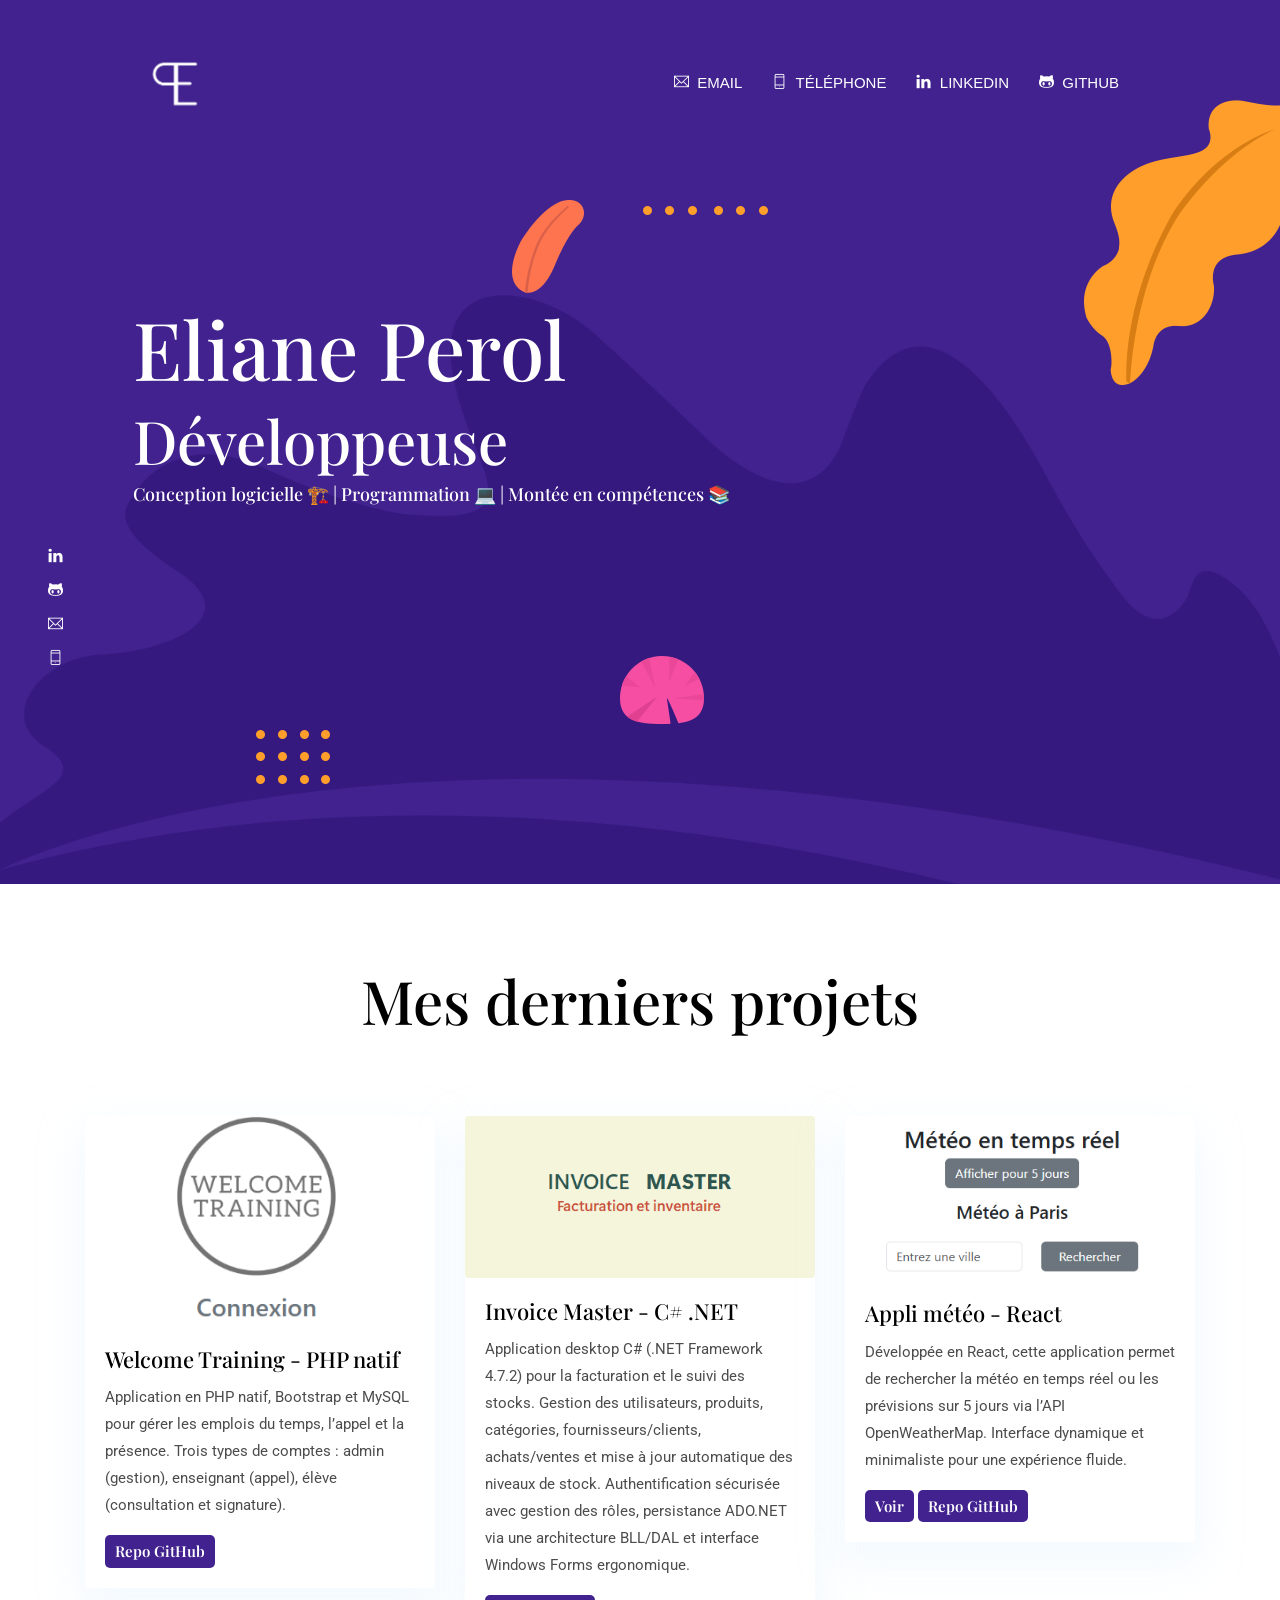
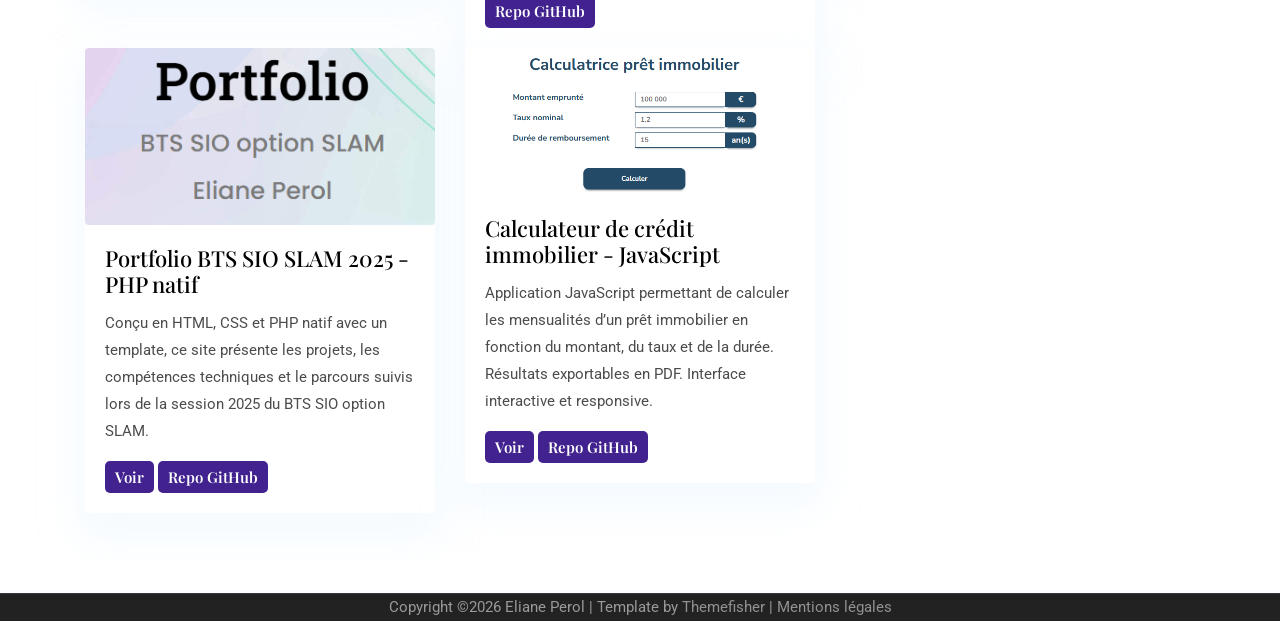
<file: index.html>
<!DOCTYPE html>

<html lang="en">

<head>

  <!-- Basic Page Needs
  ================================================== -->
  <meta charset="utf-8">
  <title>Eliane Perol</title>

  <!-- Mobile Specific Metas
  ================================================== -->
  <meta http-equiv="X-UA-Compatible" content="IE=edge">
  <meta name="description" content="Creative Portfolio Template">
  <meta name="viewport" content="width=device-width, initial-scale=1.0, maximum-scale=5.0">
  <meta name="author" content="Themefisher">
  <meta name="generator" content="Themefisher Kross Template v1.0">
  
  <!-- theme meta -->
  <meta name="theme-name" content="kross" />
  
  <!-- Favicon -->
  <link rel="shortcut icon" type="image/x-icon" href="images/logo-ep.png" />
  
  <!-- ** Plugins Needed for the Project ** -->
  <!-- Bootstrap -->
  <link rel="stylesheet" href="plugins/bootstrap/bootstrap.min.css">
  <!-- slick slider -->
  <link rel="stylesheet" href="plugins/slick/slick.css">
  <!-- themefy-icon -->
  <link rel="stylesheet" href="plugins/themify-icons/themify-icons.css">

  <!-- Main Stylesheet -->
  <link href="css/style.css" rel="stylesheet">

</head>


<body>
  <header class="navigation fixed-top">
    <nav class="navbar navbar-expand-lg navbar-dark">
      <a class="navbar-brand" href="index.html"><img src="images/logo-ep-nobg.png" alt="logo" style="max-width: 60px; max-height: 60px;"></a>
      <button class="navbar-toggler" type="button" data-toggle="collapse" data-target="#navigation"
        aria-controls="navigation" aria-expanded="false" aria-label="Toggle navigation">
        <span class="navbar-toggler-icon"></span>
      </button>
  
      <div class="collapse navbar-collapse text-center" id="navigation">
        <ul class="navbar-nav ml-auto">
          <li class="nav-item">
            <a class="nav-link" href="mailto:eliane.perol@gmail.com" target="_blank"><i class="ti-email"></i>&nbsp Email</a>
          </li>
          <li class="nav-item">
            <a class="nav-link" href="tel:0782820047" ><i class="ti-mobile"></i>&nbsp Téléphone</a>
          </li>
          <li class="nav-item">
            <a class="nav-link" href="https://www.linkedin.com/in/eliane-perol" target="_blank"><i class="ti-linkedin"></i>&nbsp LinkedIn</a>
          </li>
          <li class="nav-item">
            <a class="nav-link" href="https://github.com/ElianePerol" target="_blank"><i class="ti-github"></i>&nbsp GitHub</a>
          </li>
        </ul>
      </div>
    </nav>
  </header>

  <!-- hero area -->
  <section class="hero-area bg-primary" id="parallax">
    <div class="container">
      <div class="row">
        <div class="col-lg-11 mx-auto">
          <h1 class="text-white font-tertiary">Eliane Perol</h1>
          <h2 class="text-white font-secondary">Développeuse</h2>
          <h5 class="text-white font-secondary">Conception logicielle 🏗️ | Programmation 💻 | Montée en compétences 📚</h5>
          <br>
        </div>
      </div>
    </div>
    <div class="layer-bg w-100">
      <img class="img-fluid w-100" src="images/illustrations/leaf-bg.png" alt="bg-shape">
    </div>
    <div class="layer" id="l2">
      <img src="images/illustrations/dots-cyan.png" alt="bg-shape">
    </div>
    <div class="layer" id="l3">
      <img src="images/illustrations/leaf-orange.png" alt="bg-shape">
    </div>
    <div class="layer" id="l4">
      <img src="images/illustrations/dots-orange.png" alt="bg-shape">
    </div>
    <div class="layer" id="l5">
      <img src="images/illustrations/leaf-yellow.png" alt="bg-shape">
    </div>
    <div class="layer" id="l6">
      <!-- <img src="images/illustrations/leaf-cyan.png" alt="bg-shape"> -->
    </div>
    <div class="layer" id="l7">
      <img src="images/illustrations/dots-group-orange.png" alt="bg-shape">
    </div>
    <div class="layer" id="l8">
      <img src="images/illustrations/leaf-pink-round.png" alt="bg-shape">
    </div>
    <div class="layer" id="l9">
      <!-- <img src="images/illustrations/leaf-cyan-2.png" alt="bg-shape"> -->
    </div>
    <!-- social icon -->
    <ul class="list-unstyled ml-5 mt-3 position-relative zindex-1">
      <li class="mb-3"><a class="text-white" href="https://www.linkedin.com/in/eliane-perol" target="_blank"><i class="ti-linkedin"></i></a></li>
      <li class="mb-3"><a class="text-white" href="https://github.com/ElianePerol" target="_blank"><i class="ti-github"></i></a></li>
      <li class="mb-3"><a class="text-white" href="mailto:eliane.perol@gmail.com" target="_blank"><i class="ti-email"></i></a></li>
      <li class="mb-3"><a class="text-white" href="tel:0782820047"><i class="ti-mobile"></i></a></li>
    </ul>
    <!-- /social icon -->
  </section>
  <!-- /hero area -->

  <!-- projects -->
  <section class="section">
    <div class="container">
      <div class="row">
        <div class="col-12 text-center">
          <h2 class="section-title">Mes derniers projets</h2>
        </div>
        <!-- welcome training -->
        <div class="col-lg-4 col-sm-6 mb-4 mb-lg-3">
          <article class="card shadow">
            <a href="https://github.com/ElianePerol/Welcome-Training-OOP" target="_blank">
              <img class="rounded card-img-top" src="images/welcome-training.png" alt="Welcome Training app"></a>
            <div class="card-body">
              <h4 class="card-title"><a class="text-dark" href="https://github.com/ElianePerol/Welcome-Training-OOP" target="_blank">Welcome Training - PHP natif</a>
              </h4>
              <p class="cars-text"> Application en PHP natif, Bootstrap et MySQL pour gérer les emplois du temps, l’appel et la 
                présence. Trois types de comptes : admin (gestion), enseignant (appel), élève (consultation et signature).</p>
              <a href="https://github.com/ElianePerol/Welcome-Training-OOP" target="_blank" class="btn btn-xs btn-primary">Repo GitHub</a>
            </div>
          </article>
        </div>
        <!-- welcome training -->
        <!-- invoice master -->
        <div class="col-lg-4 col-sm-6 mb-4 mb-lg-0">
          <article class="card shadow">
            <a href="https://github.com/ElianePerol/InvoiceMaster" target="_blank">
              <img class="rounded card-img-top" src="images/invoicemaster.png" alt="Invoice Master app"></a>
            <div class="card-body">
              <h4 class="card-title"><a class="text-dark" href="https://github.com/ElianePerol/InvoiceMaster" target="_blank">Invoice Master - C# .NET</a>
              </h4>
              <p class="cars-text">Application desktop C# (.NET Framework 4.7.2) pour la facturation et le suivi des stocks. Gestion des utilisateurs, produits, 
                catégories, fournisseurs/clients, achats/ventes et mise à jour automatique des niveaux de stock. Authentification sécurisée avec gestion des rôles, 
                persistance ADO.NET via une architecture BLL/DAL et interface Windows Forms ergonomique.</p>
              <a href="https://github.com/ElianePerol/InvoiceMaster" target="_blank" class="btn btn-xs btn-primary">Repo GitHub</a>
            </div>
          </article>
        </div>
        <!-- invoice master -->
        <!-- react weather app -->
        <div class="col-lg-4 col-sm-6 mb-4 mb-lg-0">
          <article class="card shadow">
            <a href="https://weatherapp.elianeperol.com/" target="_blank">
              <img class="rounded card-img-top" src="images/weatherapp.png" alt="React Weather app"></a>
            <div class="card-body">
              <h4 class="card-title"><a class="text-dark" href="https://weatherapp.elianeperol.com/" target="_blank">Appli météo - React</a>
              </h4>
              <p class="cars-text">Développée en React, cette application permet de rechercher la météo en temps réel ou les prévisions 
                sur 5 jours via l’API OpenWeatherMap. Interface dynamique et minimaliste pour une expérience fluide.</p>
              <a href="https://weatherapp.elianeperol.com/" target="_blank" class="btn btn-xs btn-primary">Voir</a>
              <a href="https://github.com/ElianePerol/React.Weather.App" target="_blank" class="btn btn-xs btn-primary">Repo GitHub</a>
            </div>
          </article>
        </div>
        <!-- react weather app -->
        <!-- bts portfolio -->
        <div class="col-lg-4 col-sm-6 mb-4 mb-lg-0">
          <article class="card shadow">
            <a href="https://portfolio.elianeperol.com/" target="_blank">
              <img class="rounded card-img-top" src="images/bts-portfolio.png" alt="portfolio-image"></a>
            <div class="card-body">
              <h4 class="card-title"><a class="text-dark" href="https://portfolio.elianeperol.com/" target="_blank">Portfolio BTS SIO SLAM 2025 - PHP natif</a>
              </h4>
              <p class="cars-text">Conçu en HTML, CSS et PHP natif avec un template, ce site présente les projets, les compétences 
                techniques et le parcours suivis lors de la session 2025 du BTS SIO option SLAM.</p>
              <a href="https://portfolio.elianeperol.com/" target="_blank" class="btn btn-xs btn-primary">Voir</a>
              <a href="https://github.com/ElianePerol/Portfolio.2025.BTS.SIO" target="_blank" class="btn btn-xs btn-primary">Repo GitHub</a>
            </div>
          </article>
        </div>
        <!-- bts portfolio -->
        <!-- mortgage -->
        <div class="col-lg-4 col-sm-6 mb-4 mb-lg-0">
          <article class="card shadow">
            <a href="https://mortgage.elianeperol.com/" target="_blank">
              <img class="rounded card-img-top" src="images/mortgage.png" alt="Mortgage calculator app"></a>
            <div class="card-body">
              <h4 class="card-title"><a class="text-dark" href="https://mortgage.elianeperol.com/" target="_blank">Calculateur de crédit immobilier - JavaScript</a>
              </h4>
              <p class="cars-text">Application JavaScript permettant de calculer les mensualités d’un prêt immobilier en fonction du montant, 
                du taux et de la durée. Résultats exportables en PDF. Interface interactive et responsive.</p>
              <a href="https://mortgage.elianeperol.com/" target="_blank" class="btn btn-xs btn-primary">Voir</a>
              <a href="https://github.com/ElianePerol/Calculatrice.Pret.immo" target="_blank" class="btn btn-xs btn-primary">Repo GitHub</a>
            </div>
          </article>
        </div>
        <!-- mortgage -->
      </div>
    </div>
  </section>
<!-- projects -->

  <!-- footer -->
  <footer class="bg-dark">
    <div class="border-top text-center border-dark">
      <p class="mb-0 text-light">Copyright &copy;<script>
          var CurrentYear = new Date().getFullYear()
          document.write(CurrentYear)
        </script> Eliane Perol | Template by 
          <a class="text-white-50" href="https://themefisher.com/" target="_blank">Themefisher</a> | 
          <a class="text-white-50" href="legal.html">Mentions légales</a></p>
    </div>
  </footer>
  <!-- /footer -->

  <!-- jQuery -->
  <script src="plugins/jQuery/jquery.min.js"></script>
  <!-- Bootstrap JS -->
  <script src="plugins/bootstrap/bootstrap.min.js"></script>
  <!-- slick slider -->
  <script src="plugins/slick/slick.min.js"></script>
  <!-- filter -->
  <script src="plugins/shuffle/shuffle.min.js"></script>
  <!-- Main Script -->
  <script src="js/script.js"></script>

  </body>

</html>
</file>
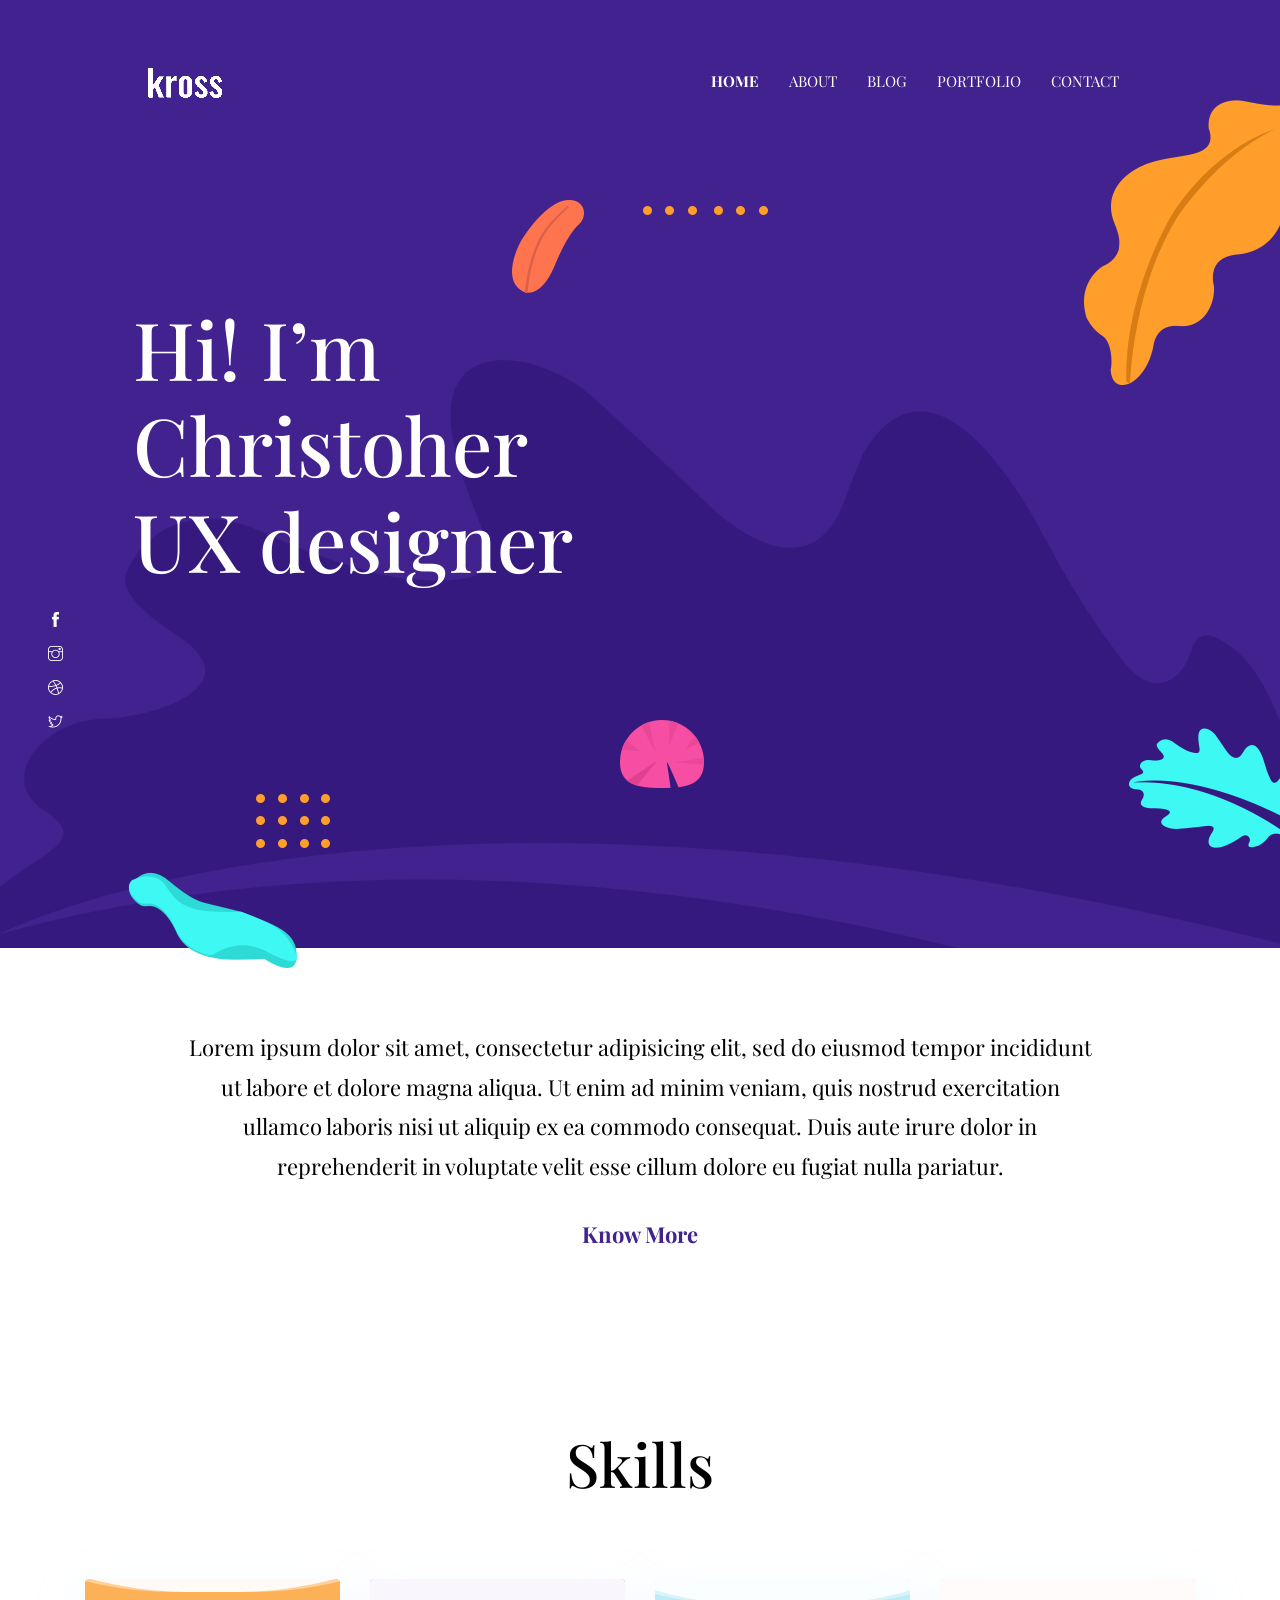
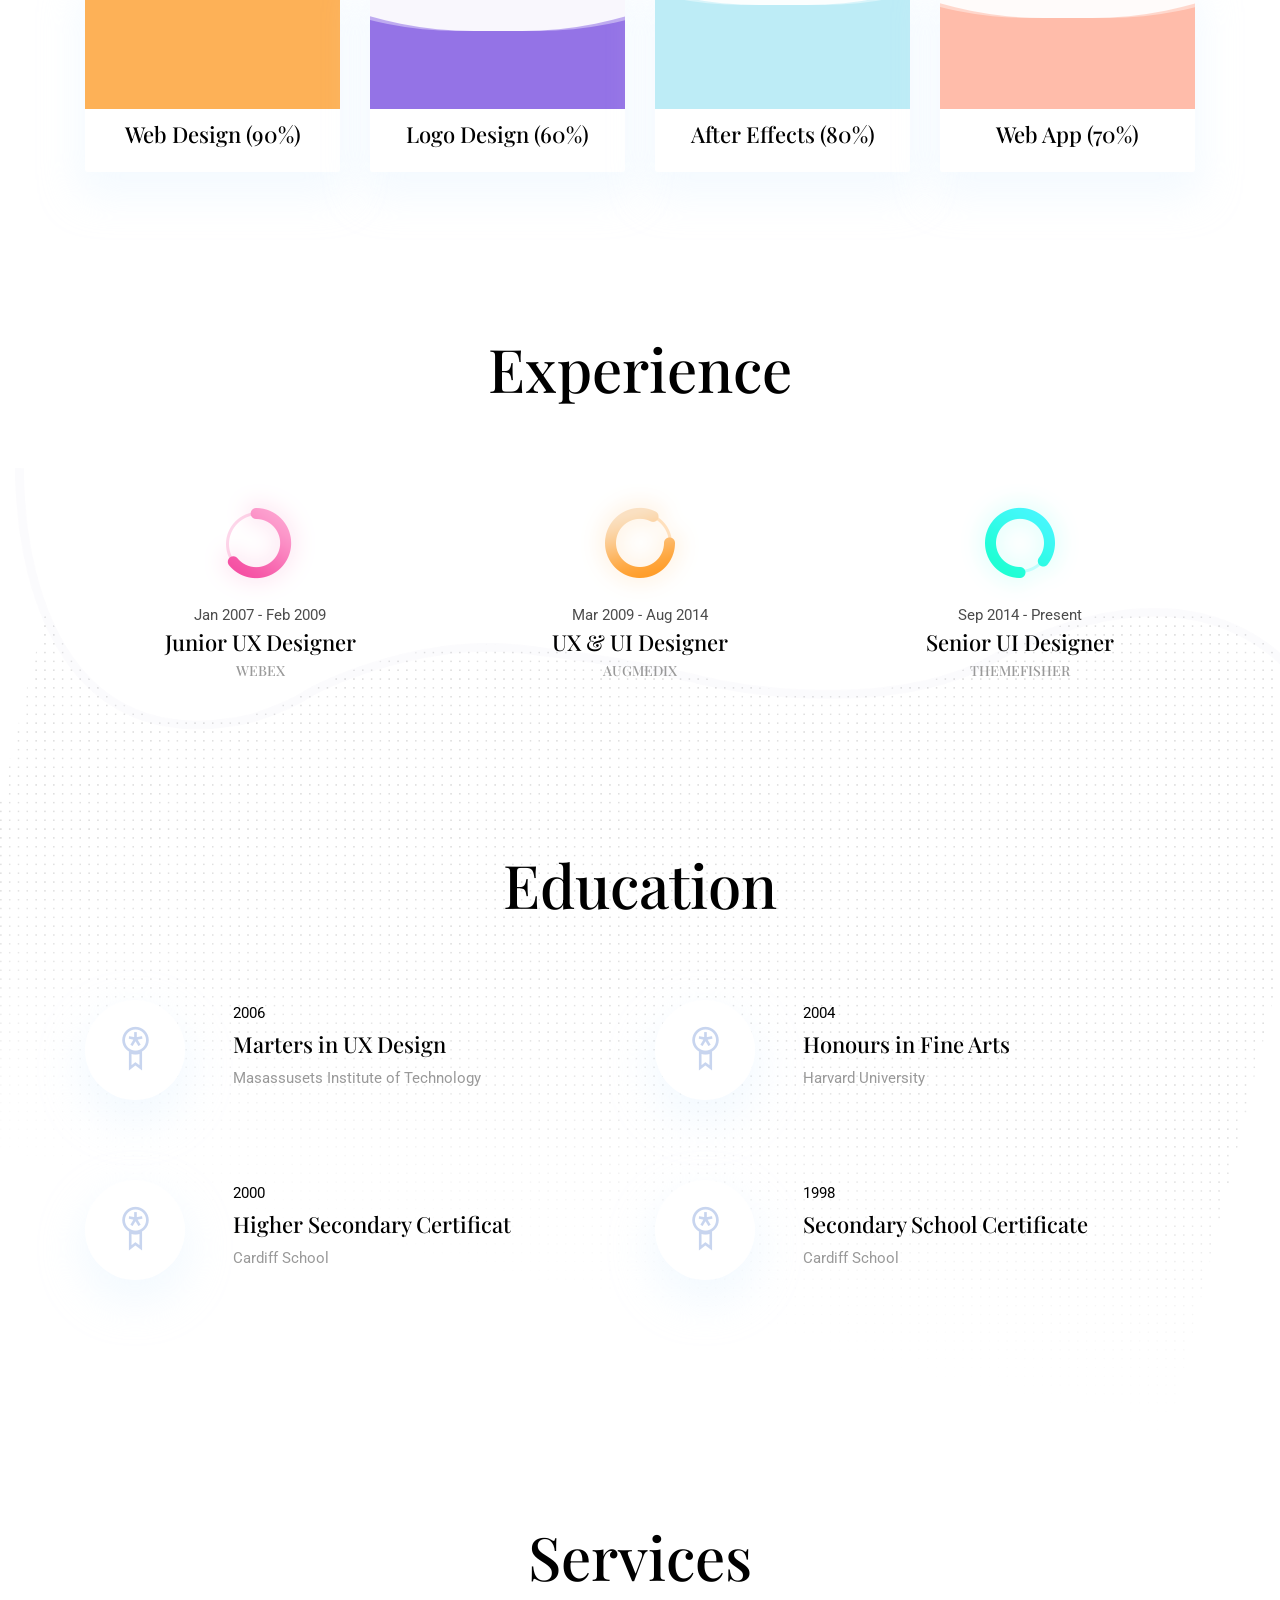
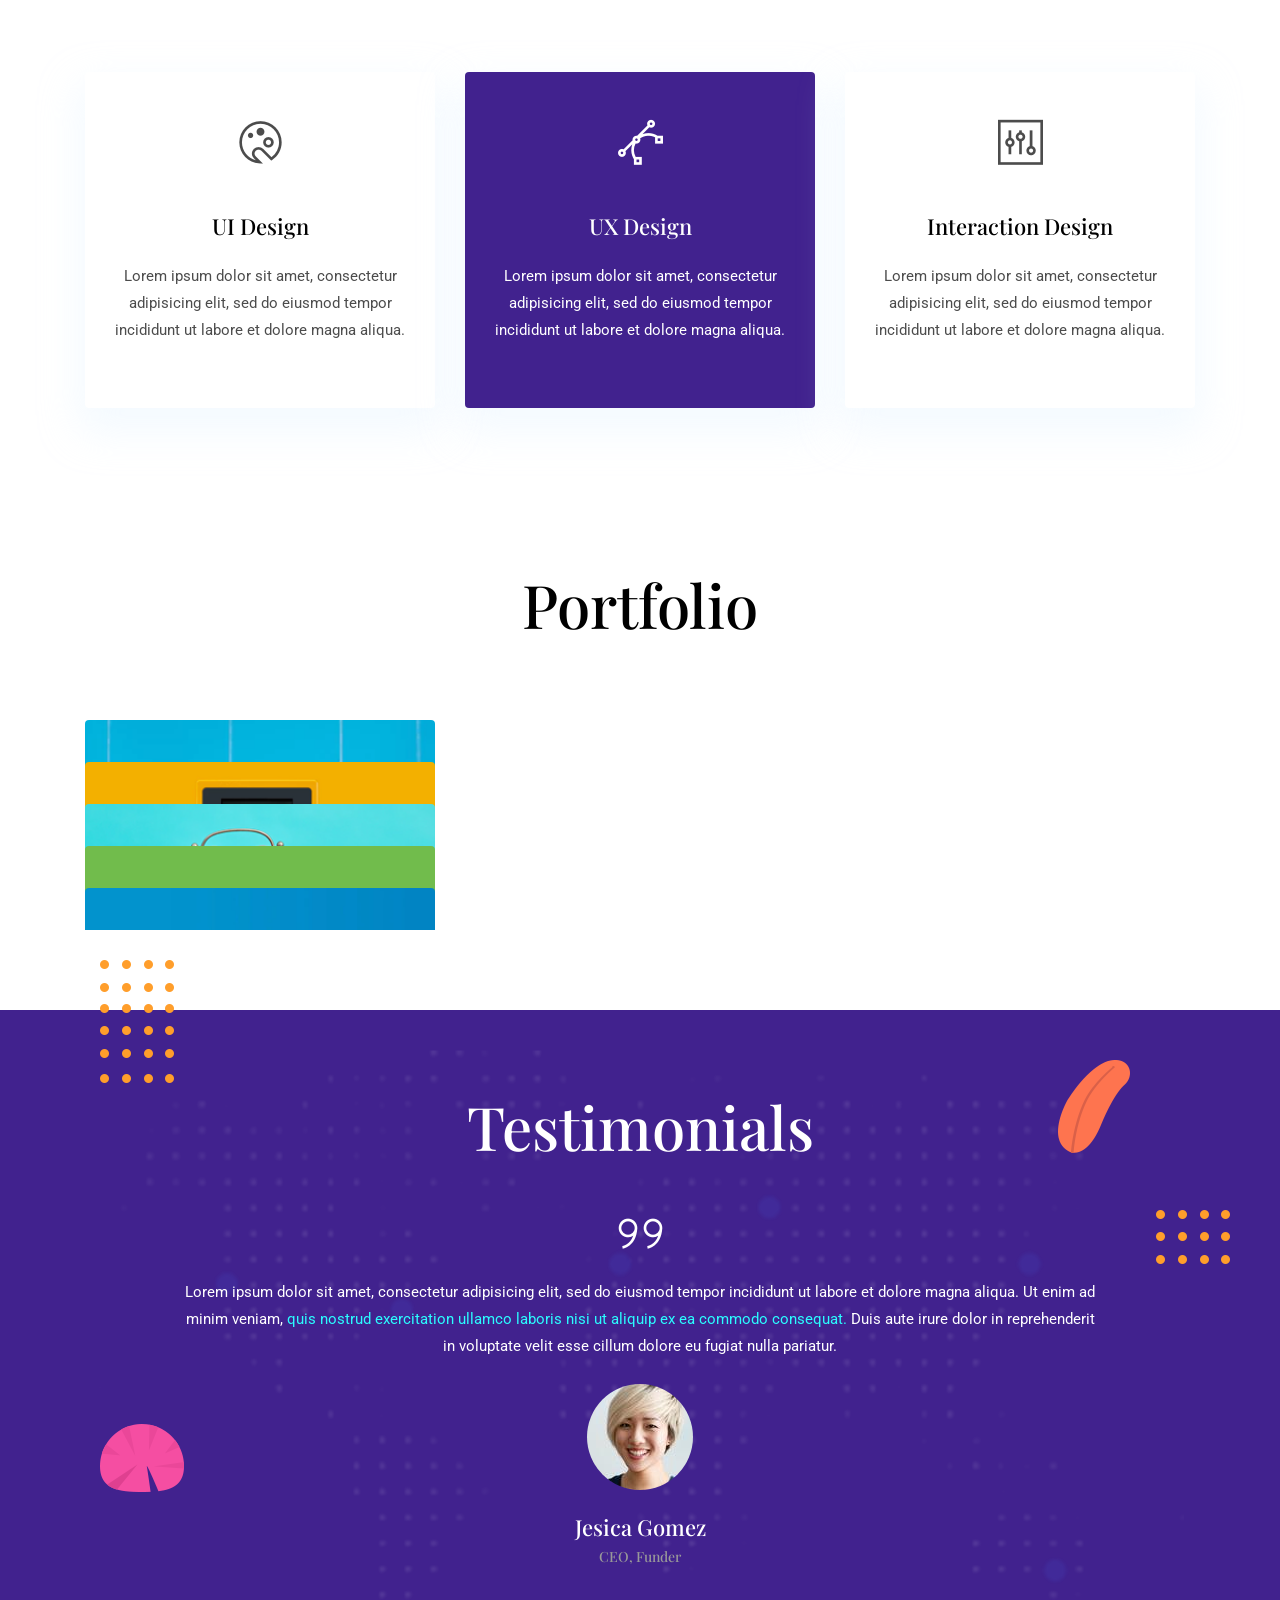
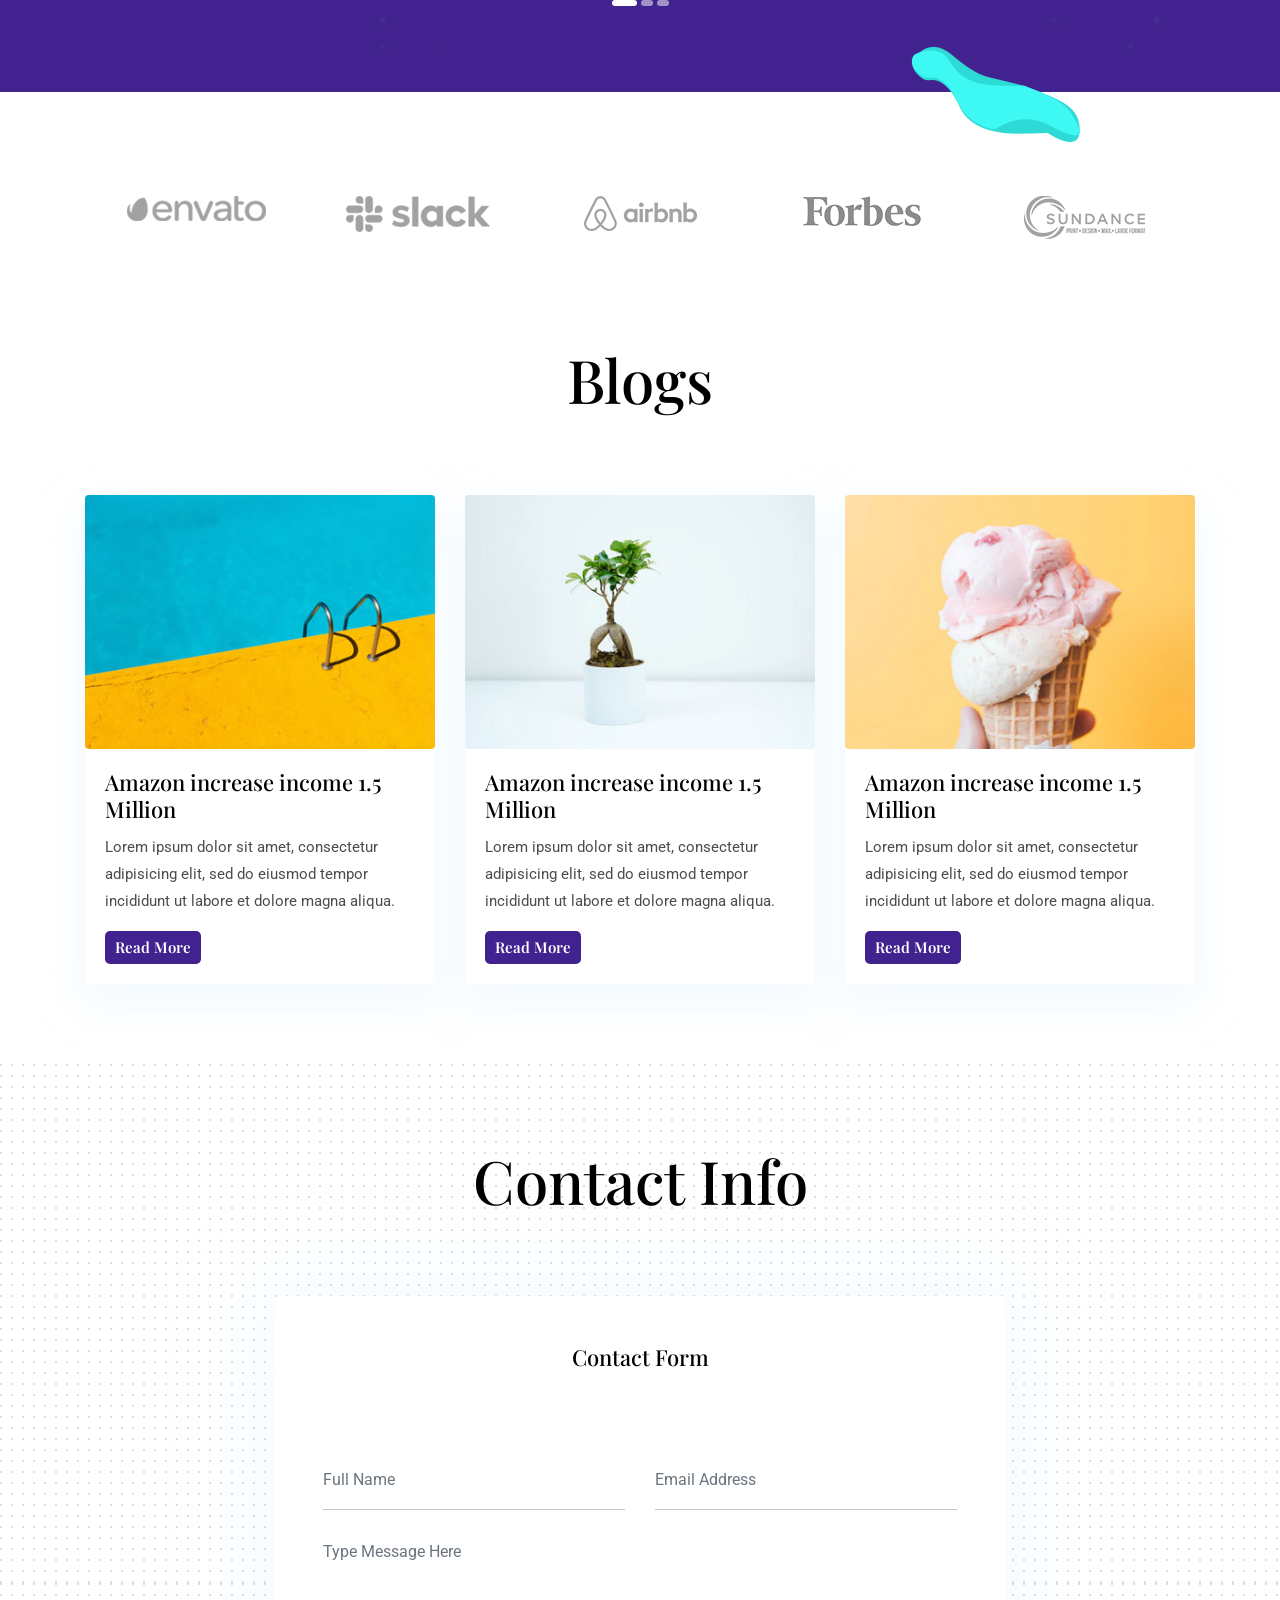
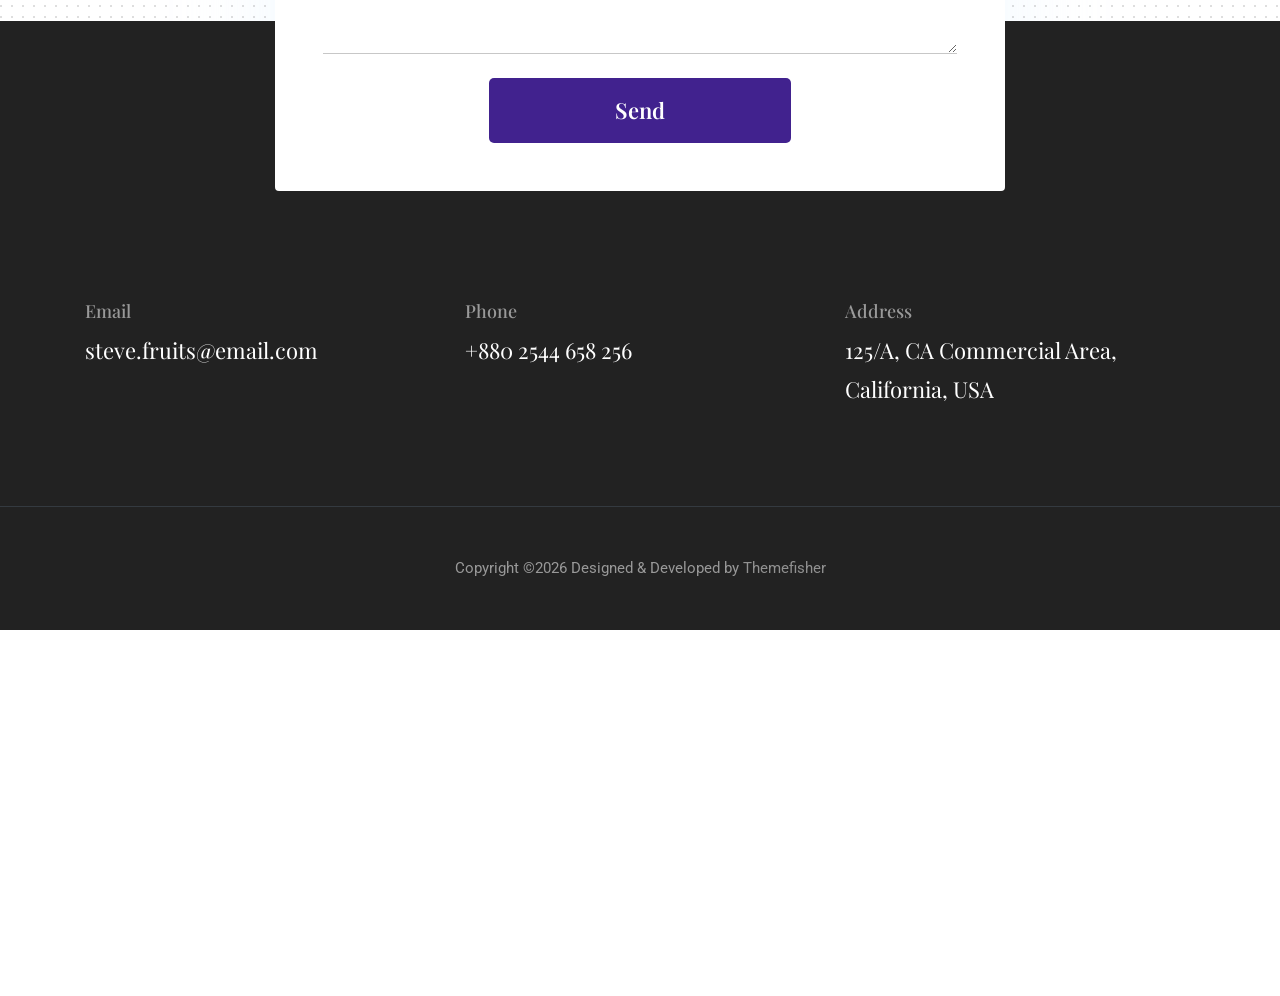
<file: kross-bootstrap-main/theme/index.html>
<!DOCTYPE html>

<!--
 // WEBSITE: https://themefisher.com
 // TWITTER: https://twitter.com/themefisher
 // FACEBOOK: https://www.facebook.com/themefisher
 // GITHUB: https://github.com/themefisher/
-->

<html lang="en">
<head>

  <!-- Basic Page Needs
  ================================================== -->
  <meta charset="utf-8">
  <title>Kross - Creative Portfolio Template</title>

  <!-- Mobile Specific Metas
  ================================================== -->
  <meta http-equiv="X-UA-Compatible" content="IE=edge">
  <meta name="description" content="Creative Portfolio Template">
  <meta name="viewport" content="width=device-width, initial-scale=1.0, maximum-scale=5.0">
  <meta name="author" content="Themefisher">
  <meta name="generator" content="Themefisher Kross Template v1.0">
  
  <!-- theme meta -->
  <meta name="theme-name" content="kross" />
  
  <!-- Favicon -->
  <link rel="shortcut icon" type="image/x-icon" href="images/favicon.png" />
  
  <!-- ** Plugins Needed for the Project ** -->
  <!-- Bootstrap -->
  <link rel="stylesheet" href="plugins/bootstrap/bootstrap.min.css">
  <!-- slick slider -->
  <link rel="stylesheet" href="plugins/slick/slick.css">
  <!-- themefy-icon -->
  <link rel="stylesheet" href="plugins/themify-icons/themify-icons.css">

  <!-- Main Stylesheet -->
  <link href="css/style.css" rel="stylesheet">

</head>
<body>
  

<header class="navigation fixed-top">
  <nav class="navbar navbar-expand-lg navbar-dark">
    <a class="navbar-brand font-tertiary h3" href="index.html"><img src="images/logo.png" alt="Myself"></a>
    <button class="navbar-toggler" type="button" data-toggle="collapse" data-target="#navigation"
      aria-controls="navigation" aria-expanded="false" aria-label="Toggle navigation">
      <span class="navbar-toggler-icon"></span>
    </button>

    <div class="collapse navbar-collapse text-center" id="navigation">
      <ul class="navbar-nav ml-auto">
        <li class="nav-item active">
          <a class="nav-link" href="index.html">Home</a>
        </li>
        <li class="nav-item">
          <a class="nav-link" href="about.html">about</a>
        </li>
        <li class="nav-item">
          <a class="nav-link" href="blog.html">Blog</a>
        </li>
        <li class="nav-item">
          <a class="nav-link" href="portfolio.html">Portfolio</a>
        </li>
        <li class="nav-item">
          <a class="nav-link" href="contact.html">Contact</a>
        </li>
      </ul>
    </div>
  </nav>
</header>

<!-- hero area -->
<section class="hero-area bg-primary" id="parallax">
  <div class="container">
    <div class="row">
      <div class="col-lg-11 mx-auto">
        <h1 class="text-white font-tertiary">Hi! I’m <br> Christoher <br> UX designer</h1>
      </div>
    </div>
  </div>
  <div class="layer-bg w-100">
    <img class="img-fluid w-100" src="images/illustrations/leaf-bg.png" alt="bg-shape">
  </div>
  <div class="layer" id="l2">
    <img src="images/illustrations/dots-cyan.png" alt="bg-shape">
  </div>
  <div class="layer" id="l3">
    <img src="images/illustrations/leaf-orange.png" alt="bg-shape">
  </div>
  <div class="layer" id="l4">
    <img src="images/illustrations/dots-orange.png" alt="bg-shape">
  </div>
  <div class="layer" id="l5">
    <img src="images/illustrations/leaf-yellow.png" alt="bg-shape">
  </div>
  <div class="layer" id="l6">
    <img src="images/illustrations/leaf-cyan.png" alt="bg-shape">
  </div>
  <div class="layer" id="l7">
    <img src="images/illustrations/dots-group-orange.png" alt="bg-shape">
  </div>
  <div class="layer" id="l8">
    <img src="images/illustrations/leaf-pink-round.png" alt="bg-shape">
  </div>
  <div class="layer" id="l9">
    <img src="images/illustrations/leaf-cyan-2.png" alt="bg-shape">
  </div>
  <!-- social icon -->
  <ul class="list-unstyled ml-5 mt-3 position-relative zindex-1">
    <li class="mb-3"><a class="text-white" href="https://themefisher.com/"><i class="ti-facebook"></i></a></li>
    <li class="mb-3"><a class="text-white" href="https://themefisher.com/"><i class="ti-instagram"></i></a></li>
    <li class="mb-3"><a class="text-white" href="https://themefisher.com/"><i class="ti-dribbble"></i></a></li>
    <li class="mb-3"><a class="text-white" href="https://themefisher.com/"><i class="ti-twitter"></i></a></li>
  </ul>
  <!-- /social icon -->
</section>
<!-- /hero area -->

<!-- about -->
<section class="section">
  <div class="container">
    <div class="row">
      <div class="col-lg-10 mx-auto text-center">
        <p class="font-secondary paragraph-lg text-dark">Lorem ipsum dolor sit amet, consectetur adipisicing elit, sed
          do eiusmod tempor incididunt ut labore et dolore magna aliqua. Ut enim ad minim veniam, quis nostrud
          exercitation ullamco laboris nisi ut aliquip ex ea commodo consequat. Duis aute irure dolor in reprehenderit
          in voluptate velit esse cillum dolore eu fugiat nulla pariatur.</p>
        <a href="about.html" class="btn btn-transparent">know more</a>
      </div>
    </div>
  </div>
</section>
<!-- /about -->

<!-- skills -->
<section class="section">
  <div class="container">
    <div class="row">
      <div class="col-lg-12 text-center">
        <h2 class="section-title">Skills</h2>
      </div>
      <div class="col-lg-3 col-sm-6 mb-4 mb-lg-0">
        <div class="card shadow text-center">
          <div class="position-relative rounded-top progress-wrapper" data-color="#fdb157">
            <div class="wave" data-progress="90%"></div>
          </div>
          <div class="card-footer bg-white">
            <h4 class="card-title">Web Design (90%)</h4>
          </div>
        </div>
      </div>
      <div class="col-lg-3 col-sm-6 mb-4 mb-lg-0">
        <div class="card shadow text-center">
          <div class="position-relative rounded-top progress-wrapper" data-color="#9473e6">
            <div class="wave" data-progress="60%"></div>
          </div>
          <div class="card-footer bg-white">
            <h4 class="card-title">Logo Design (60%)</h4>
          </div>
        </div>
      </div>
      <div class="col-lg-3 col-sm-6 mb-4 mb-lg-0">
        <div class="card shadow text-center">
          <div class="position-relative rounded-top progress-wrapper" data-color="#bdecf6">
            <div class="wave" data-progress="80%"></div>
          </div>
          <div class="card-footer bg-white">
            <h4 class="card-title">After Effects (80%)</h4>
          </div>
        </div>
      </div>
      <div class="col-lg-3 col-sm-6 mb-4 mb-lg-0">
        <div class="card shadow text-center">
          <div class="position-relative rounded-top progress-wrapper" data-color="#ffbcaa">
            <div class="wave" data-progress="70%"></div>
          </div>
          <div class="card-footer bg-white">
            <h4 class="card-title">Web App (70%)</h4>
          </div>
        </div>
      </div>
    </div>
  </div>
</section>
<!-- /skills -->

<!-- experience -->
<section class="section">
  <div class="container">
    <div class="row justify-content-around">
      <div class="col-lg-12 text-center">
        <h2 class="section-title">Experience</h2>
      </div>
      <div class="col-lg-3 col-md-4 text-center">
        <img src="images/experience/icon-1.png" alt="icon">
        <p class="mb-0">Jan 2007 - Feb 2009</p>
        <h4>Junior UX Designer</h4>
        <h6 class="text-light">WEBEX</h6>
      </div>
      <div class="col-lg-3 col-md-4 text-center">
        <img src="images/experience/icon-2.png" alt="icon">
        <p class="mb-0">Mar 2009 - Aug 2014</p>
        <h4>UX & UI Designer</h4>
        <h6 class="text-light">AUGMEDIX</h6>
      </div>
      <div class="col-lg-3 col-md-4 text-center">
        <img src="images/experience/icon-3.png" alt="icon">
        <p class="mb-0">Sep 2014 - Present</p>
        <h4>Senior UI Designer</h4>
        <h6 class="text-light">THEMEFISHER</h6>
      </div>
    </div>
  </div>
</section>
<!-- ./experience -->

<!-- education -->
<section class="section position-relative">
  <div class="container">
    <div class="row">
      <div class="col-lg-12 text-center">
        <h2 class="section-title">Education</h2>
      </div>
      <div class="col-lg-6 col-md-6 mb-80">
        <div class="d-flex">
          <div class="mr-lg-5 mr-3">
            <i class="ti-medall icon icon-light icon-bg bg-white shadow rounded-circle d-block"></i>
          </div>
          <div>
            <p class="text-dark mb-1">2006</p>
            <h4>Marters in UX Design</h4>
            <p class="mb-0 text-light">Masassusets Institute of Technology</p>
          </div>
        </div>
      </div>
      <div class="col-lg-6 col-md-6 mb-80">
        <div class="d-flex">
          <div class="mr-lg-5 mr-3">
            <i class="ti-medall icon icon-light icon-bg bg-white shadow rounded-circle d-block"></i>
          </div>
          <div>
            <p class="text-dark mb-1">2004</p>
            <h4>Honours in Fine Arts</h4>
            <p class="mb-0 text-light">Harvard University</p>
          </div>
        </div>
      </div>
      <div class="col-lg-6 col-md-6 mb-80">
        <div class="d-flex">
          <div class="mr-lg-5 mr-3">
            <i class="ti-medall icon icon-light icon-bg bg-white shadow rounded-circle d-block"></i>
          </div>
          <div>
            <p class="text-dark mb-1">2000</p>
            <h4>Higher Secondary Certificat</h4>
            <p class="mb-0 text-light">Cardiff School</p>
          </div>
        </div>
      </div>
      <div class="col-lg-6 col-md-6 mb-80">
        <div class="d-flex">
          <div class="mr-lg-5 mr-3">
            <i class="ti-medall icon icon-light icon-bg bg-white shadow rounded-circle d-block"></i>
          </div>
          <div>
            <p class="text-dark mb-1">1998</p>
            <h4>Secondary School Certificate</h4>
            <p class="mb-0 text-light">Cardiff School</p>
          </div>
        </div>
      </div>
    </div>
  </div>
  <!-- bg image -->
  <img class="img-fluid edu-bg-image w-100" src="images/backgrounds/education-bg.png" alt="bg-image">
</section>
<!-- /education -->

<!-- services -->
<section class="section">
  <div class="container">
    <div class="row">
      <div class="col-12 text-center">
        <h2 class="section-title">Services</h2>
      </div>
      <div class="col-md-4 mb-4 mb-md-0">
        <div class="card hover-shadow shadow">
          <div class="card-body text-center px-4 py-5">
            <i class="ti-palette icon mb-5 d-inline-block"></i>
            <h4 class="mb-4">UI Design</h4>
            <p>Lorem ipsum dolor sit amet, consectetur adipisicing elit, sed do eiusmod tempor incididunt ut labore et
              dolore magna aliqua.</p>
          </div>
        </div>
      </div>
      <div class="col-md-4 mb-4 mb-md-0">
        <div class="card active-bg-primary hover-shadow shadow">
          <div class="card-body text-center px-4 py-5">
            <i class="ti-vector icon mb-5 d-inline-block"></i>
            <h4 class="mb-4">UX Design</h4>
            <p>Lorem ipsum dolor sit amet, consectetur adipisicing elit, sed do eiusmod tempor incididunt ut labore et
              dolore magna aliqua.</p>
          </div>
        </div>
      </div>
      <div class="col-md-4 mb-4 mb-md-0">
        <div class="card hover-shadow shadow">
          <div class="card-body text-center px-4 py-5">
            <i class="ti-panel icon mb-5 d-inline-block"></i>
            <h4 class="mb-4">Interaction Design</h4>
            <p>Lorem ipsum dolor sit amet, consectetur adipisicing elit, sed do eiusmod tempor incididunt ut labore et
              dolore magna aliqua.</p>
          </div>
        </div>
      </div>
    </div>
  </div>
</section>
<!-- /services -->

<!-- portfolio -->
<section class="section">
  <div class="container">
    <div class="row">
      <div class="col-12 text-center">
        <h2 class="section-title">Portfolio</h2>
      </div>
    </div>
    <div class="row shuffle-wrapper">
      <div class="col-lg-4 col-6 mb-4 shuffle-item">
        <div class="position-relative rounded hover-wrapper">
          <img src="images/portfolio/item-1.png" alt="portfolio-image" class="img-fluid rounded w-100">
          <div class="hover-overlay">
            <div class="hover-content">
              <a class="btn btn-light btn-sm" href="#!">view project</a>
            </div>
          </div>
        </div>
      </div>
      <div class="col-lg-4 col-6 mb-4 shuffle-item">
        <div class="position-relative rounded hover-wrapper">
          <img src="images/portfolio/item-2.png" alt="portfolio-image" class="img-fluid rounded w-100">
          <div class="hover-overlay">
            <div class="hover-content">
              <a class="btn btn-light btn-sm" href="#!">view project</a>
            </div>
          </div>
        </div>
      </div>
      <div class="col-lg-4 col-6 mb-4 shuffle-item">
        <div class="position-relative rounded hover-wrapper">
          <img src="images/portfolio/item-3.png" alt="portfolio-image" class="img-fluid rounded w-100">
          <div class="hover-overlay">
            <div class="hover-content">
              <a class="btn btn-light btn-sm" href="#!">view project</a>
            </div>
          </div>
        </div>
      </div>
      <div class="col-lg-4 col-6 mb-4 shuffle-item">
        <div class="position-relative rounded hover-wrapper">
          <img src="images/portfolio/item-4.png" alt="portfolio-image" class="img-fluid rounded w-100">
          <div class="hover-overlay">
            <div class="hover-content">
              <a class="btn btn-light btn-sm" href="#!">view project</a>
            </div>
          </div>
        </div>
      </div>
      <div class="col-lg-4 col-6 mb-4 shuffle-item">
        <div class="position-relative rounded hover-wrapper">
          <img src="images/portfolio/item-5.png" alt="portfolio-image" class="img-fluid rounded w-100">
          <div class="hover-overlay">
            <div class="hover-content">
              <a class="btn btn-light btn-sm" href="#!">view project</a>
            </div>
          </div>
        </div>
      </div>
    </div>
  </div>
</section>
<!-- /portfolio -->

<!-- testimonial -->
<section class="section bg-primary position-relative testimonial-bg-shapes">
  <div class="container">
    <div class="row">
      <div class="col-12 text-center">
        <h2 class="section-title text-white mb-5">Testimonials</h2>
      </div>
      <div class="col-lg-10 mx-auto testimonial-slider">
        <!-- slider-item -->
        <div class="text-center testimonial-content">
          <i class="ti-quote-right text-white icon mb-4 d-inline-block"></i>
          <p class="text-white mb-4">Lorem ipsum dolor sit amet, consectetur adipisicing elit, sed do eiusmod tempor
            incididunt ut labore et dolore magna aliqua. Ut enim ad minim veniam, <strong>quis nostrud exercitation
              ullamco laboris nisi ut aliquip ex ea commodo consequat.</strong> Duis aute irure dolor in reprehenderit
            in voluptate velit esse cillum dolore eu fugiat nulla pariatur.</p>
          <img class="img-fluid rounded-circle mb-4 d-inline-block" src="images/testimonial/client-1.png"
            alt="client-image">
          <h4 class="text-white">Jesica Gomez</h4>
          <h6 class="text-light mb-4">CEO, Funder</h6>
        </div>
        <!-- slider-item -->
        <div class="text-center testimonial-content">
          <i class="ti-quote-right text-white icon mb-4 d-inline-block"></i>
          <p class="text-white mb-4">Lorem ipsum dolor sit amet, consectetur adipisicing elit, sed do eiusmod tempor
            incididunt ut labore et dolore magna aliqua. Ut enim ad minim veniam, <strong>quis nostrud exercitation
              ullamco
              laboris nisi ut aliquip ex ea commodo consequat.</strong> Duis aute irure dolor in reprehenderit in
            voluptate velit
            esse cillum dolore eu fugiat nulla pariatur.</p>
          <img class="img-fluid rounded-circle mb-4 d-inline-block" src="images/testimonial/client-1.png"
            alt="client-image">
          <h4 class="text-white">Jesica Gomez</h4>
          <h6 class="text-light mb-4">CEO, Funder</h6>
        </div>
        <!-- slider-item -->
        <div class="text-center testimonial-content">
          <i class="ti-quote-right text-white icon mb-4 d-inline-block"></i>
          <p class="text-white mb-4">Lorem ipsum dolor sit amet, consectetur adipisicing elit, sed do eiusmod tempor
            incididunt ut labore et dolore magna aliqua. Ut enim ad minim veniam, <strong>quis nostrud exercitation
              ullamco
              laboris nisi ut aliquip ex ea commodo consequat.</strong> Duis aute irure dolor in reprehenderit in
            voluptate velit
            esse cillum dolore eu fugiat nulla pariatur.</p>
          <img class="img-fluid rounded-circle mb-4 d-inline-block" src="images/testimonial/client-1.png"
            alt="client-image">
          <h4 class="text-white">Jesica Gomez</h4>
          <h6 class="text-light mb-4">CEO, Funder</h6>
        </div>
      </div>
    </div>
  </div>
  <!-- bg shapes -->
  <img src="images/backgrounds/map.png" alt="map" class="img-fluid bg-map">
  <img src="images/illustrations/dots-group-v.png" alt="bg-shape" class="img-fluid bg-shape-1">
  <img src="images/illustrations/leaf-orange.png" alt="bg-shape" class="img-fluid bg-shape-2">
  <img src="images/illustrations/dots-group-sm.png" alt="bg-shape" class="img-fluid bg-shape-3">
  <img src="images/illustrations/leaf-pink-round.png" alt="bg-shape" class="img-fluid bg-shape-4">
  <img src="images/illustrations/leaf-cyan.png" alt="bg-shape" class="img-fluid bg-shape-5">
</section>
<!-- /testimonial -->

<!-- client logo slider -->
<section class="section pb-0">
  <div class="container">
    <div class="client-logo-slider d-flex align-items-center">
      <a href="contact.html" class="text-center d-block outline-0 p-4"><img class="d-unset img-fluid"
          src="images/clients-logo/client-logo-1.png" alt="client-logo"></a>
      <a href="contact.html" class="text-center d-block outline-0 p-4"><img class="d-unset img-fluid"
          src="images/clients-logo/client-logo-2.png" alt="client-logo"></a>
      <a href="contact.html" class="text-center d-block outline-0 p-4"><img class="d-unset img-fluid"
          src="images/clients-logo/client-logo-3.png" alt="client-logo"></a>
      <a href="contact.html" class="text-center d-block outline-0 p-4"><img class="d-unset img-fluid"
          src="images/clients-logo/client-logo-4.png" alt="client-logo"></a>
      <a href="contact.html" class="text-center d-block outline-0 p-4"><img class="d-unset img-fluid"
          src="images/clients-logo/client-logo-5.png" alt="client-logo"></a>
      <a href="contact.html" class="text-center d-block outline-0 p-4"><img class="d-unset img-fluid"
          src="images/clients-logo/client-logo-1.png" alt="client-logo"></a>
      <a href="contact.html" class="text-center d-block outline-0 p-4"><img class="d-unset img-fluid"
          src="images/clients-logo/client-logo-2.png" alt="client-logo"></a>
      <a href="contact.html" class="text-center d-block outline-0 p-4"><img class="d-unset img-fluid"
          src="images/clients-logo/client-logo-3.png" alt="client-logo"></a>
      <a href="contact.html" class="text-center d-block outline-0 p-4"><img class="d-unset img-fluid"
          src="images/clients-logo/client-logo-4.png" alt="client-logo"></a>
      <a href="contact.html" class="text-center d-block outline-0 p-4"><img class="d-unset img-fluid"
          src="images/clients-logo/client-logo-5.png" alt="client-logo"></a>
    </div>
  </div>
</section>
<!-- /client logo slider -->

<!-- blog -->
<section class="section">
  <div class="container">
    <div class="row">
      <div class="col-12 text-center">
        <h2 class="section-title">Blogs</h2>
      </div>
      <div class="col-lg-4 col-sm-6 mb-4 mb-lg-0">
        <article class="card shadow">
          <img class="rounded card-img-top" src="images/blog/post-3.jpg" alt="post-thumb">
          <div class="card-body">
            <h4 class="card-title"><a class="text-dark" href="blog-single.html">Amazon increase income 1.5 Million</a>
            </h4>
            <p class="cars-text">Lorem ipsum dolor sit amet, consectetur adipisicing elit, sed do eiusmod tempor
              incididunt ut labore et
              dolore magna aliqua.</p>
            <a href="blog-single.html" class="btn btn-xs btn-primary">Read More</a>
          </div>
        </article>
      </div>
      <div class="col-lg-4 col-sm-6 mb-4 mb-lg-0">
        <article class="card shadow">
          <img class="rounded card-img-top" src="images/blog/post-4.jpg" alt="post-thumb">
          <div class="card-body">
            <h4 class="card-title"><a class="text-dark" href="blog-single.html">Amazon increase income 1.5 Million</a>
            </h4>
            <p class="cars-text">Lorem ipsum dolor sit amet, consectetur adipisicing elit, sed do eiusmod tempor
              incididunt ut labore et
              dolore magna aliqua.</p>
            <a href="blog-single.html" class="btn btn-xs btn-primary">Read More</a>
          </div>
        </article>
      </div>
      <div class="col-lg-4 col-sm-6 mb-4 mb-lg-0">
        <article class="card shadow">
          <img class="rounded card-img-top" src="images/blog/post-2.jpg" alt="post-thumb">
          <div class="card-body">
            <h4 class="card-title"><a class="text-dark" href="blog-single.html">Amazon increase income 1.5 Million</a>
            </h4>
            <p class="cars-text">Lorem ipsum dolor sit amet, consectetur adipisicing elit, sed do eiusmod tempor
              incididunt ut labore et
              dolore magna aliqua.</p>
            <a href="blog-single.html" class="btn btn-xs btn-primary">Read More</a>
          </div>
        </article>
      </div>
    </div>
  </div>
</section>
<!-- /blog -->

<!-- contact -->
<section class="section section-on-footer" data-background="images/backgrounds/bg-dots.png">
  <div class="container">
    <div class="row">
      <div class="col-12 text-center">
        <h2 class="section-title">Contact Info</h2>
      </div>
      <div class="col-lg-8 mx-auto">
        <div class="bg-white rounded text-center p-5 shadow-down">
          <h4 class="mb-80">Contact Form</h4>
          <form action="#" class="row">
            <div class="col-md-6">
              <input type="text" id="name" name="name" placeholder="Full Name" class="form-control px-0 mb-4" required>
            </div>
            <div class="col-md-6">
              <input type="email" id="email" name="email" placeholder="Email Address" class="form-control px-0 mb-4" required>
            </div>
            <div class="col-12">
              <textarea name="message" id="message" class="form-control px-0 mb-4"
                placeholder="Type Message Here" required></textarea>
            </div>
            <div class="col-lg-6 col-10 mx-auto">
              <button class="btn btn-primary w-100">send</button>
            </div>
          </form>
        </div>
      </div>
    </div>
  </div>
</section>
<!-- /contact -->

<!-- footer -->
<footer class="bg-dark footer-section">
  <div class="section">
    <div class="container">
      <div class="row">
        <div class="col-md-4">
          <h5 class="text-light">Email</h5>
          <p class="text-white paragraph-lg font-secondary">steve.fruits@email.com</p>
        </div>
        <div class="col-md-4">
          <h5 class="text-light">Phone</h5>
          <p class="text-white paragraph-lg font-secondary">+880 2544 658 256</p>
        </div>
        <div class="col-md-4">
          <h5 class="text-light">Address</h5>
          <p class="text-white paragraph-lg font-secondary">125/A, CA Commercial Area, California, USA</p>
        </div>
      </div>
    </div>
  </div>
  <div class="border-top text-center border-dark py-5">
    <p class="mb-0 text-light">Copyright &copy;<script>
        var CurrentYear = new Date().getFullYear()
        document.write(CurrentYear)
      </script> Designed &amp; Developed by <a class="text-white-50" href="Themefisher">Themefisher</a></p>
  </div>
</footer>
<!-- /footer -->

<!-- jQuery -->
<script src="plugins/jQuery/jquery.min.js"></script>
<!-- Bootstrap JS -->
<script src="plugins/bootstrap/bootstrap.min.js"></script>
<!-- slick slider -->
<script src="plugins/slick/slick.min.js"></script>
<!-- filter -->
<script src="plugins/shuffle/shuffle.min.js"></script>

<!-- Main Script -->
<script src="js/script.js"></script>

</body>
</html>
</file>
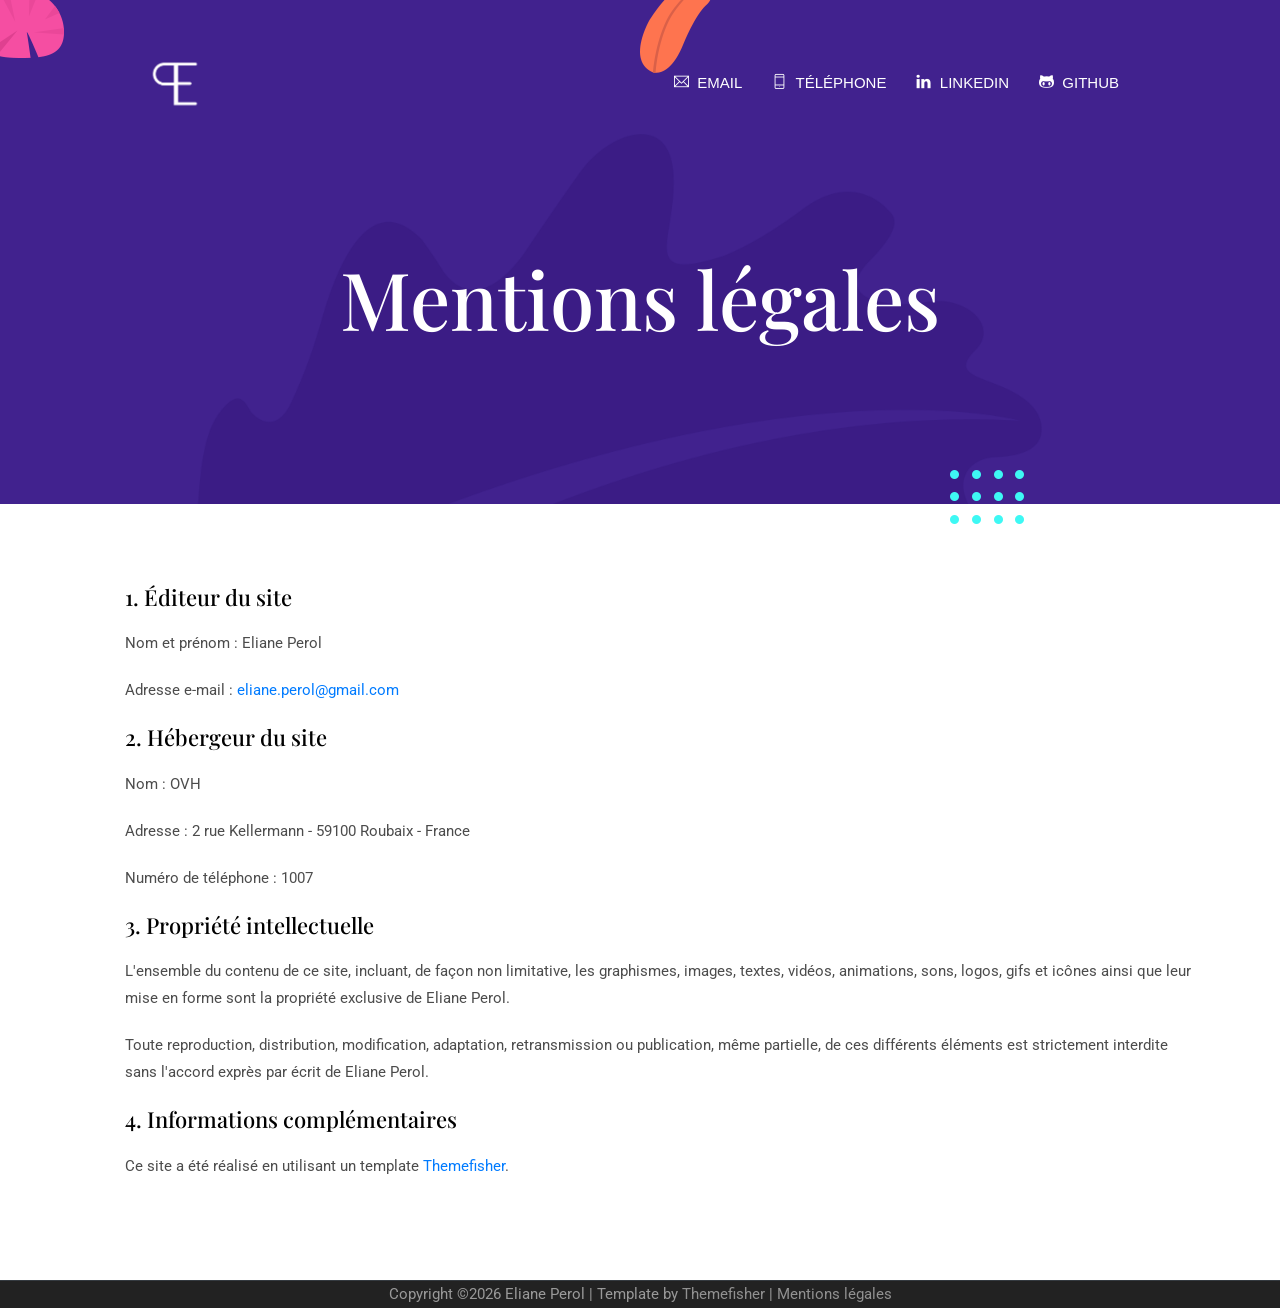
<file: legal.html>
<!DOCTYPE html>

<html lang="en">

<head>

  <!-- Basic Page Needs
  ================================================== -->
  <meta charset="utf-8">
  <title>Eliane Perol</title>

  <!-- Mobile Specific Metas
  ================================================== -->
  <meta http-equiv="X-UA-Compatible" content="IE=edge">
  <meta name="description" content="Creative Portfolio Template">
  <meta name="viewport" content="width=device-width, initial-scale=1.0, maximum-scale=5.0">
  <meta name="author" content="Themefisher">
  <meta name="generator" content="Themefisher Kross Template v1.0">
  
  <!-- theme meta -->
  <meta name="theme-name" content="kross" />
  
  <!-- Favicon -->
  <link rel="shortcut icon" type="image/x-icon" href="images/logo-ep.png" />
  
  <!-- ** Plugins Needed for the Project ** -->
  <!-- Bootstrap -->
  <link rel="stylesheet" href="plugins/bootstrap/bootstrap.min.css">
  <!-- slick slider -->
  <link rel="stylesheet" href="plugins/slick/slick.css">
  <!-- themefy-icon -->
  <link rel="stylesheet" href="plugins/themify-icons/themify-icons.css">

  <!-- Main Stylesheet -->
  <link href="css/style.css" rel="stylesheet">

</head>

<body>
  <header class="navigation fixed-top">
    <nav class="navbar navbar-expand-lg navbar-dark">
      <a class="navbar-brand" href="index.html"><img src="images/logo-ep-nobg.png" alt="logo" style="max-width: 60px; max-height: 60px;"></a>
      <button class="navbar-toggler" type="button" data-toggle="collapse" data-target="#navigation"
        aria-controls="navigation" aria-expanded="false" aria-label="Toggle navigation">
        <span class="navbar-toggler-icon"></span>
      </button>
  
      <div class="collapse navbar-collapse text-center" id="navigation">
        <ul class="navbar-nav ml-auto">
          <li class="nav-item">
            <a class="nav-link" href="mailto:eliane.perol@gmail.com" target="_blank"><i class="ti-email"></i>&nbsp Email</a>
          </li>
          <li class="nav-item">
            <a class="nav-link" href="tel:0782820047" ><i class="ti-mobile"></i>&nbsp Téléphone</a>
          </li>
          <li class="nav-item">
            <a class="nav-link" href="https://www.linkedin.com/in/eliane-perol" target="_blank"><i class="ti-linkedin"></i>&nbsp LinkedIn</a>
          </li>
          <li class="nav-item">
            <a class="nav-link" href="https://github.com/ElianePerol" target="_blank"><i class="ti-github"></i>&nbsp GitHub</a>
          </li>
        </ul>
      </div>
    </nav>
  </header>

  <!-- page title -->
  <section class="page-title bg-primary position-relative">
    <div class="container">
      <div class="row">
        <div class="col-12 text-center">
          <h1 class="text-white font-tertiary">Mentions légales</h1>
        </div>
      </div>
    </div>
    <!-- background shapes -->
    <img src="images/illustrations/page-title.png" alt="illustrations" class="bg-shape-1 w-100">
    <img src="images/illustrations/leaf-pink-round.png" alt="illustrations" class="bg-shape-2">
    <img src="images/illustrations/leaf-orange.png" alt="illustrations" class="bg-shape-4">
    <!-- <img src="images/illustrations/leaf-yellow.png" alt="illustrations" class="bg-shape-5"> -->
    <img src="images/illustrations/dots-group-cyan.png" alt="illustrations" class="bg-shape-6">
    <!-- <img src="images/illustrations/leaf-cyan-lg.png" alt="illustrations" class="bg-shape-7"> -->
  </section>
  <!-- /page title -->

  <section class="section">
    <div class="container">
      <div class="row">
        <div class="col-lg-12">
          <div class="content">
            <ol>
              <li><h4>1. Éditeur du site</h4></li>
              <p>Nom et prénom : Eliane Perol</p>
              <p>Adresse e-mail : <a href="mailto:eliane.perol@gmail.com" target="_blank">eliane.perol@gmail.com</a></p>
              <li><h4>2. Hébergeur du site</h4></li>
              <p>Nom : OVH</p>
              <p>Adresse : 2 rue Kellermann - 59100 Roubaix - France</p>
              <p>Numéro de téléphone : 1007</p>
              <li><h4>3. Propriété intellectuelle</h4></li>
              <p>L'ensemble du contenu de ce site, incluant, de façon non limitative, les graphismes, images, textes, vidéos, animations, sons, 
              logos, gifs et icônes ainsi que leur mise en forme sont la propriété exclusive de Eliane Perol.</p>
              <p>Toute reproduction, distribution, modification, adaptation, retransmission ou publication, même partielle, de ces différents éléments 
                est strictement interdite sans l'accord exprès par écrit de Eliane Perol.</p> 
              <li><h4>4. Informations complémentaires</h4></li>
              <p>Ce site a été réalisé en utilisant un template <a href="https://themefisher.com/" target="_blank">Themefisher</a>.</p>
            </ol>

        
          </div>
        </div>
      </div>
    </div>
  </section>

  <!-- footer -->
  <footer class="bg-dark">
    <div class="border-top text-center border-dark">
      <p class="mb-0 text-light">Copyright &copy;<script>
          var CurrentYear = new Date().getFullYear()
          document.write(CurrentYear)
        </script> Eliane Perol | Template by 
          <a class="text-white-50" href="https://themefisher.com/" target="_blank">Themefisher</a> | 
          <a class="text-white-50" href="legal.html">Mentions légales</a></p>
    </div>
  </footer>
  <!-- /footer -->

  <!-- jQuery -->
  <script src="plugins/jQuery/jquery.min.js"></script>
  <!-- Bootstrap JS -->
  <script src="plugins/bootstrap/bootstrap.min.js"></script>
  <!-- slick slider -->
  <script src="plugins/slick/slick.min.js"></script>
  <!-- filter -->
  <script src="plugins/shuffle/shuffle.min.js"></script>

  <!-- Main Script -->
  <script src="js/script.js"></script>

</body>
</html>
</file>
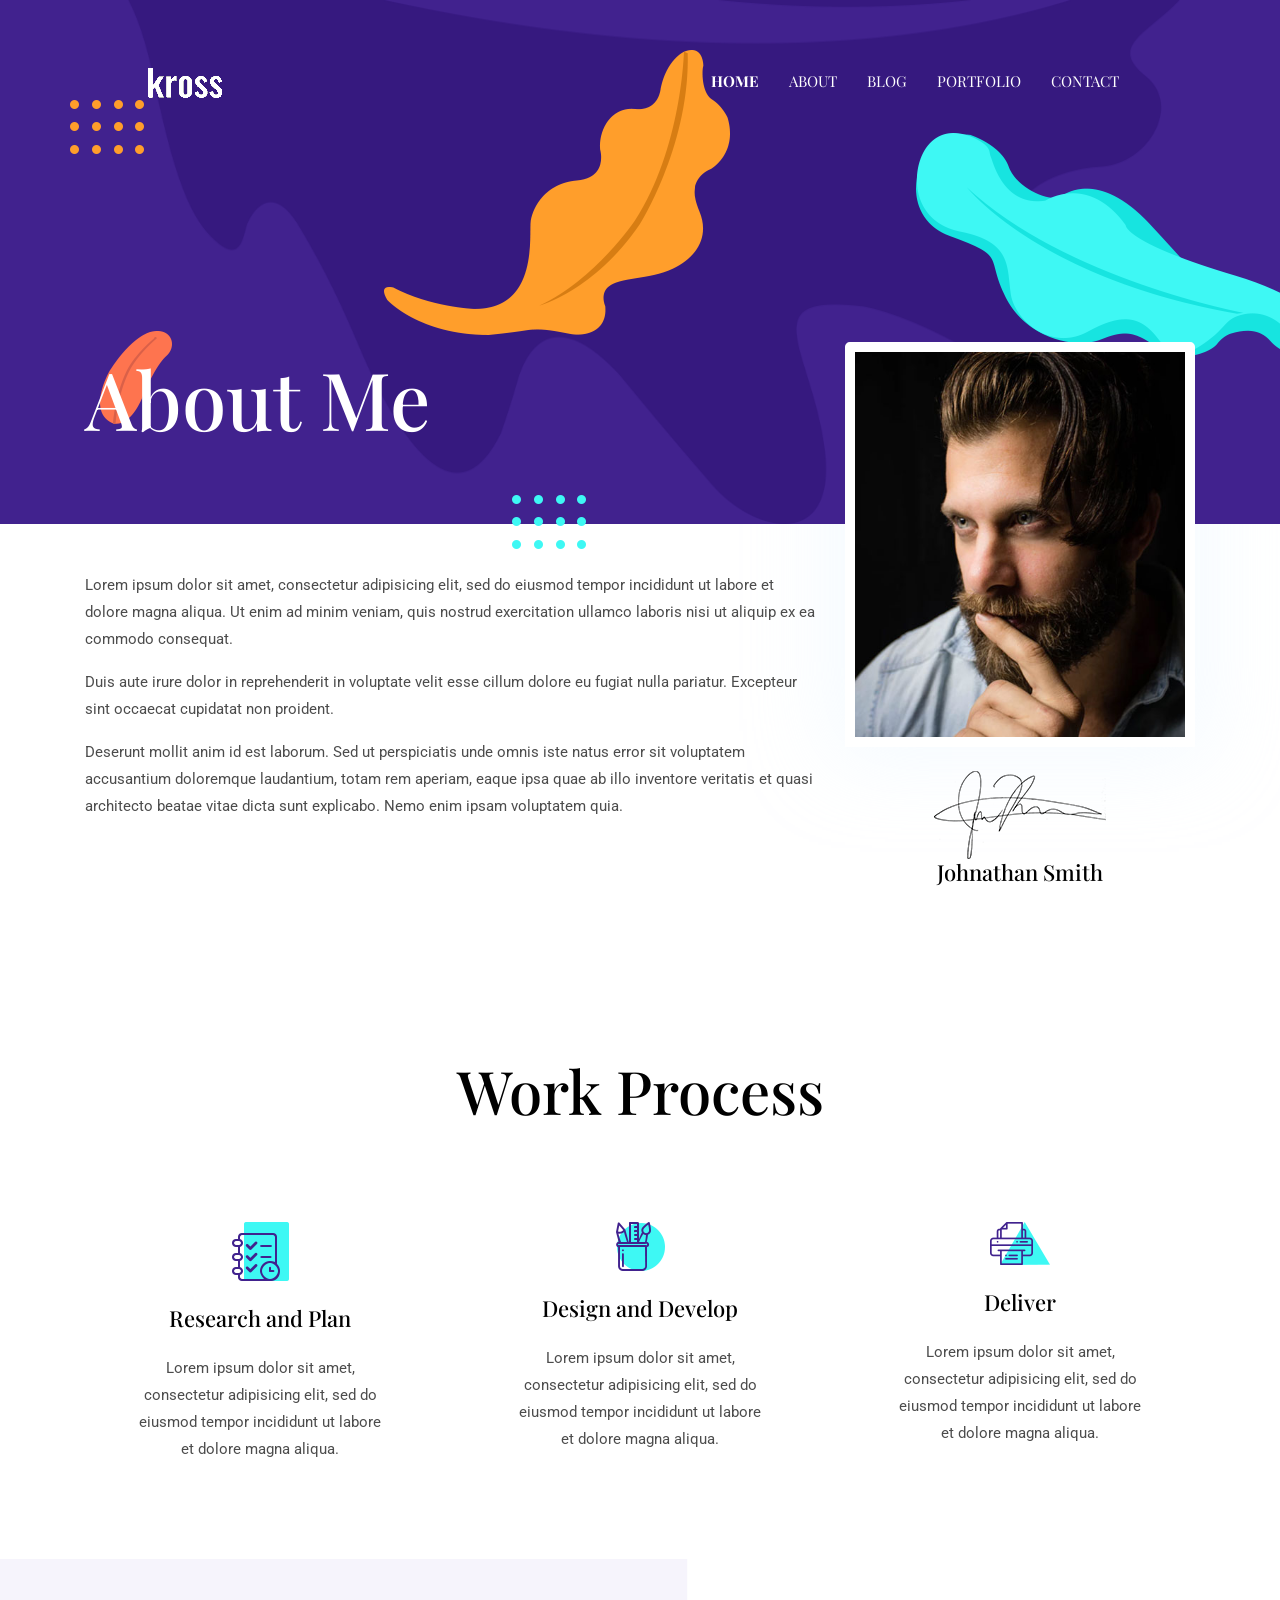
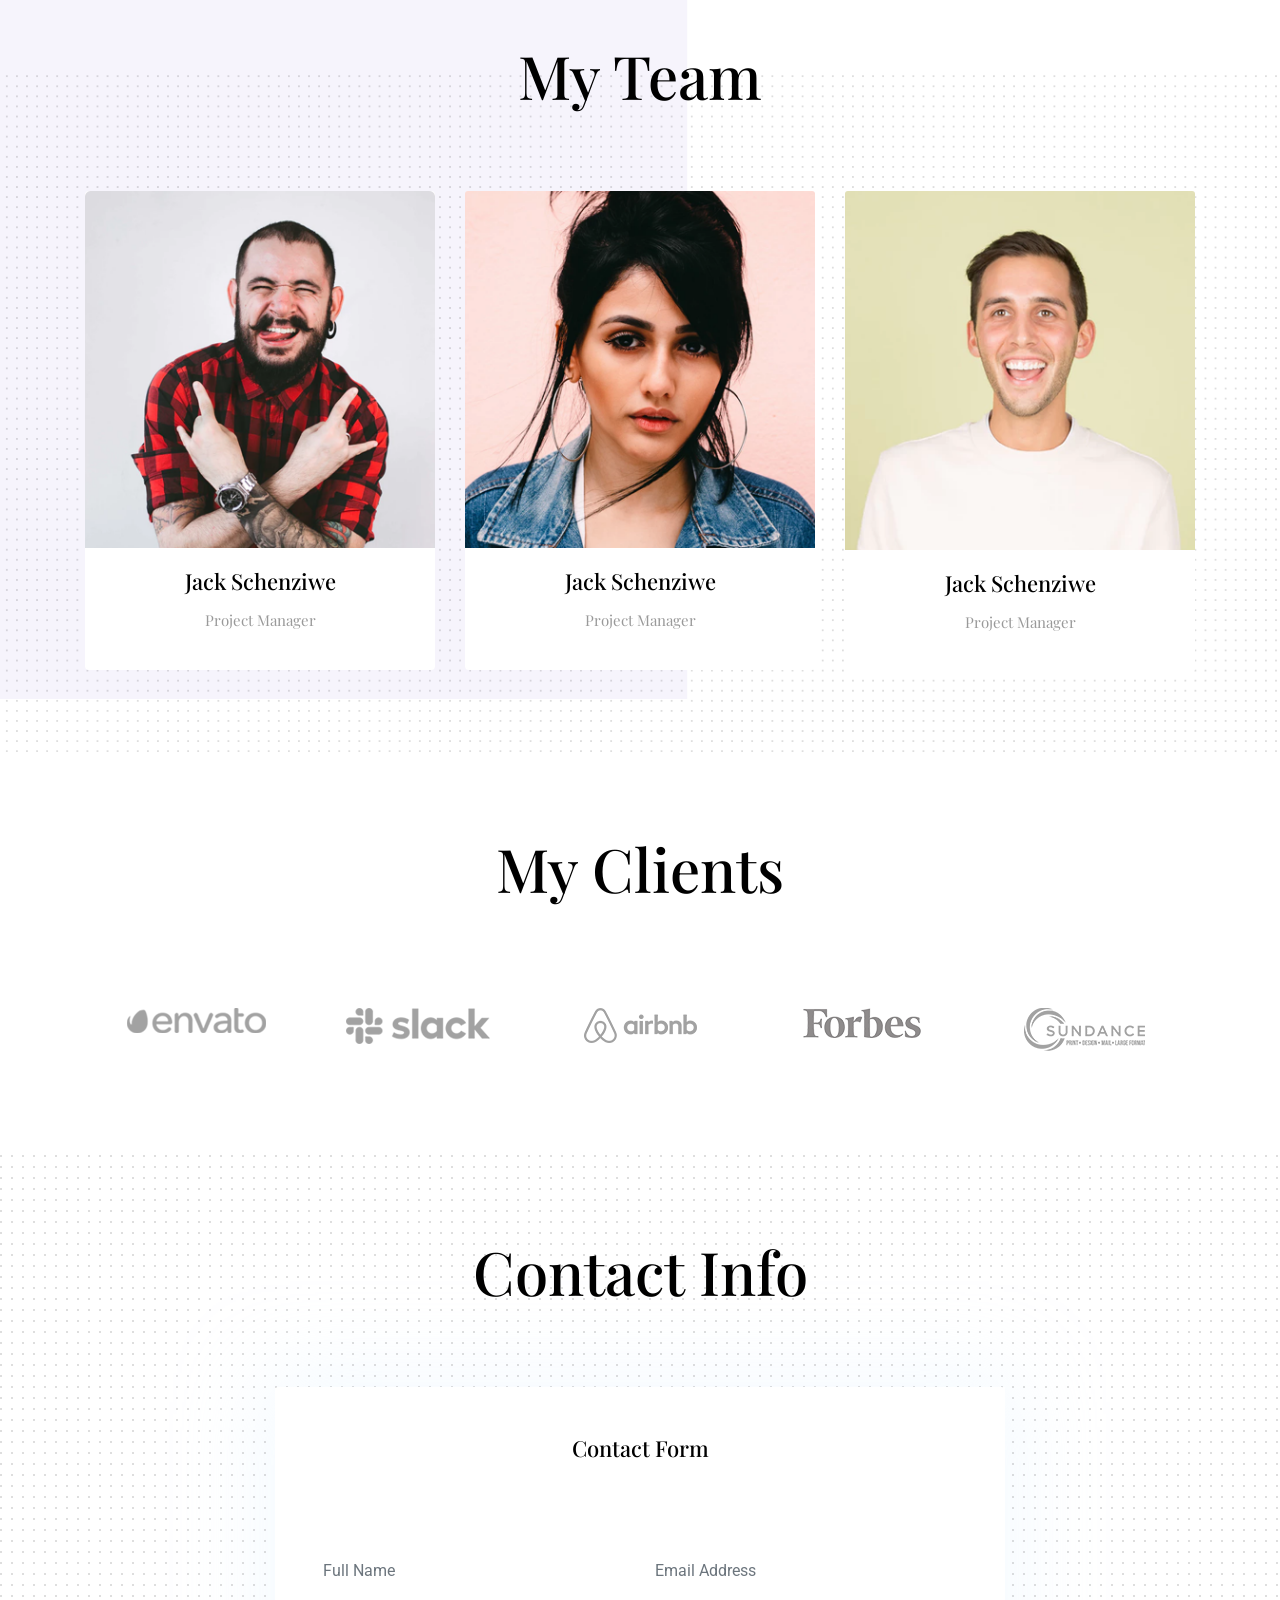
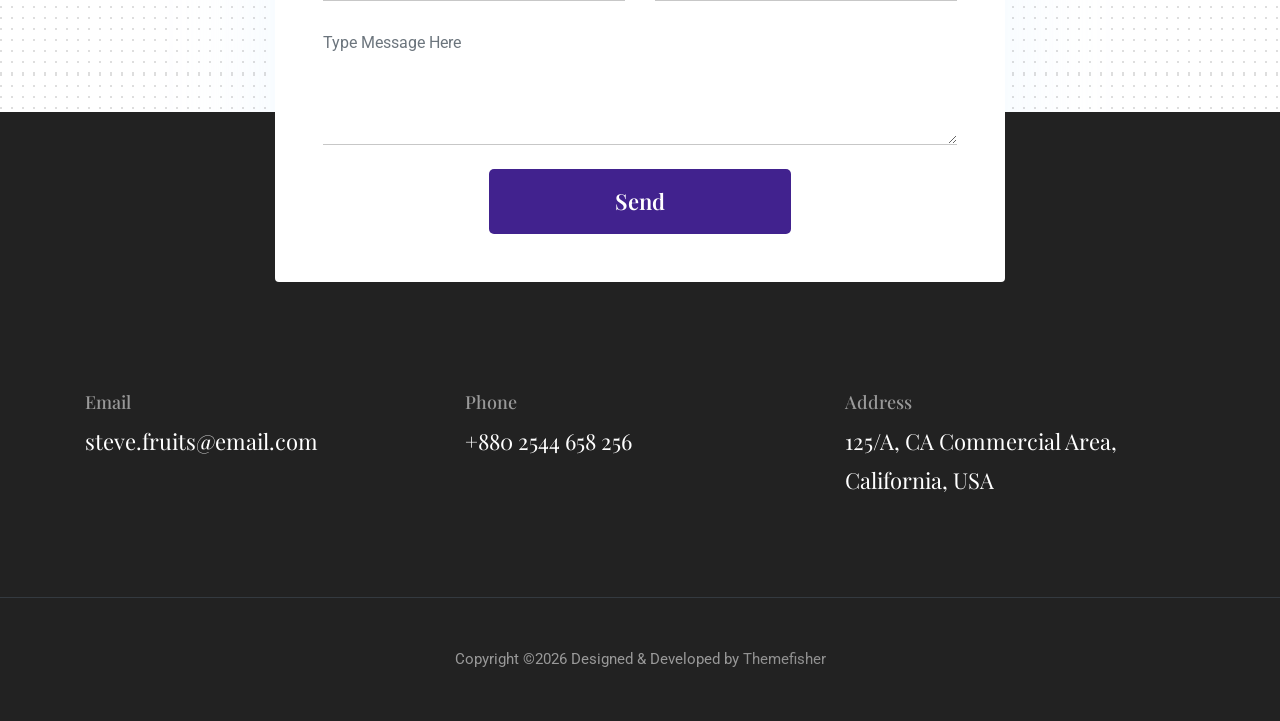
<file: kross-bootstrap-main/theme/about.html>
<!DOCTYPE html>

<!--
 // WEBSITE: https://themefisher.com
 // TWITTER: https://twitter.com/themefisher
 // FACEBOOK: https://www.facebook.com/themefisher
 // GITHUB: https://github.com/themefisher/
-->

<html lang="en">
<head>

  <!-- Basic Page Needs
  ================================================== -->
  <meta charset="utf-8">
  <title>Kross - Creative Portfolio Template</title>

  <!-- Mobile Specific Metas
  ================================================== -->
  <meta http-equiv="X-UA-Compatible" content="IE=edge">
  <meta name="description" content="Creative Portfolio Template">
  <meta name="viewport" content="width=device-width, initial-scale=1.0, maximum-scale=5.0">
  <meta name="author" content="Themefisher">
  <meta name="generator" content="Themefisher Kross Template v1.0">
  <!-- Favicon -->
  <link rel="shortcut icon" type="image/x-icon" href="images/favicon.png" />
  
  <!-- ** Plugins Needed for the Project ** -->
  <!-- Bootstrap -->
  <link rel="stylesheet" href="plugins/bootstrap/bootstrap.min.css">
  <!-- slick slider -->
  <link rel="stylesheet" href="plugins/slick/slick.css">
  <!-- themefy-icon -->
  <link rel="stylesheet" href="plugins/themify-icons/themify-icons.css">

  <!-- Main Stylesheet -->
  <link href="css/style.css" rel="stylesheet">

</head>
<body>
  

<header class="navigation fixed-top">
  <nav class="navbar navbar-expand-lg navbar-dark">
    <a class="navbar-brand font-tertiary h3" href="index.html"><img src="images/logo.png" alt="Myself"></a>
    <button class="navbar-toggler" type="button" data-toggle="collapse" data-target="#navigation"
      aria-controls="navigation" aria-expanded="false" aria-label="Toggle navigation">
      <span class="navbar-toggler-icon"></span>
    </button>

    <div class="collapse navbar-collapse text-center" id="navigation">
      <ul class="navbar-nav ml-auto">
        <li class="nav-item active">
          <a class="nav-link" href="index.html">Home</a>
        </li>
        <li class="nav-item">
          <a class="nav-link" href="about.html">about</a>
        </li>
        <li class="nav-item">
          <a class="nav-link" href="blog.html">Blog</a>
        </li>
        <li class="nav-item">
          <a class="nav-link" href="portfolio.html">Portfolio</a>
        </li>
        <li class="nav-item">
          <a class="nav-link" href="contact.html">Contact</a>
        </li>
      </ul>
    </div>
  </nav>
</header>

<!-- page title -->
<section class="page-title-alt bg-primary position-relative">
  <div class="container">
    <div class="row">
      <div class="col-12">
        <h1 class="text-white font-tertiary">About Me</h1>
      </div>
    </div>
  </div>
  <!-- background shapes -->
  <img src="images/illustrations/leaf-bg-top.png" alt="illustrations" class="bg-shape-1 w-100">
  <img src="images/illustrations/dots-group-sm.png" alt="illustrations" class="bg-shape-2">
  <img src="images/illustrations/leaf-yellow.png" alt="illustrations" class="bg-shape-3">
  <img src="images/illustrations/leaf-orange.png" alt="illustrations" class="bg-shape-4">
  <img src="images/illustrations/dots-group-cyan.png" alt="illustrations" class="bg-shape-5">
  <img src="images/illustrations/leaf-cyan-lg.png" alt="illustrations" class="bg-shape-6">
</section>
<!-- /page title -->

<!-- about -->
<section class="section pt-5">
  <div class="container">
    <div class="row">
      <div class="col-md-8">
        <p>Lorem ipsum dolor sit amet, consectetur adipisicing elit, sed do eiusmod tempor incididunt ut labore et
          dolore magna aliqua. Ut enim ad minim veniam, quis nostrud exercitation ullamco laboris nisi ut aliquip ex ea
          commodo consequat.</p>
        <p>Duis aute irure dolor in reprehenderit in voluptate velit esse cillum dolore eu fugiat nulla pariatur.
          Excepteur sint occaecat cupidatat non proident.</p>
        <p>Deserunt mollit anim id est laborum. Sed ut perspiciatis unde omnis iste natus error sit voluptatem
          accusantium doloremque laudantium, totam rem aperiam, eaque ipsa quae ab illo inventore veritatis et quasi
          architecto beatae vitae dicta sunt explicabo. Nemo enim ipsam voluptatem quia.</p>
      </div>
      <div class="col-md-4 text-center drag-lg-top">
        <div class="shadow-down mb-4">
          <img src="images/about/author.jpg" alt="author" class="img-fluid w-100 rounded-lg border-thick border-white">
        </div>
        <img src="images/about/signature.png" alt="signature" class="img-fluid">
        <h4>Johnathan Smith</h4>
      </div>
    </div>
  </div>
</section>
<!-- /about -->

<!-- Work Process -->
<section class="section">
  <div class="container">
    <div class="row justify-content-around">
      <div class="col-lg-12 text-center">
        <h2 class="section-title">Work Process</h2>
      </div>
      <div class="col-lg-3 col-md-4 text-center hover-shadow pt-3">
        <div class="">
          <img src="images/icons/plan.png" class="mb-4" alt="icon">
          <h4 class="mb-4">Research and Plan</h4>
          <p>Lorem ipsum dolor sit amet, consectetur adipisicing elit, sed do eiusmod tempor incididunt ut labore et
            dolore magna aliqua.</p>
        </div>
      </div>
      <div class="col-lg-3 col-md-4 text-center hover-shadow pt-3">
        <img src="images/icons/design.png" class="mb-4" alt="icon">
        <h4 class="mb-4">Design and Develop</h4>
        <p>Lorem ipsum dolor sit amet, consectetur adipisicing elit, sed do eiusmod tempor incididunt ut labore et
          dolore magna aliqua.</p>
      </div>
      <div class="col-lg-3 col-md-4 text-center hover-shadow pt-3">
        <img src="images/icons/print.png" class="mb-4" alt="icon">
        <h4 class="mb-4">Deliver</h4>
        <p>Lorem ipsum dolor sit amet, consectetur adipisicing elit, sed do eiusmod tempor incididunt ut labore et
          dolore magna aliqua.</p>
      </div>
    </div>
  </div>
</section>
<!-- ./Work Process -->

<!-- team -->
<section class="section bg-cover" data-background="images/backgrounds/team-bg.png">
  <div class="container">
    <div class="row">
      <div class="col-12 text-center">
        <h2 class="section-title">My Team</h2>
      </div>
      <div class="col-md-4 col-sm-6 mb-4 mb-md-0">
        <div class="card text-center">
          <img src="images/team/member-1.png" class="card-img-top">
          <div class="card-body">
            <h4 class="card-title">Jack Schenziwe</h4>
            <p class="text-light font-secondary">Project Manager</p>
          </div>
        </div>
      </div>
      <div class="col-md-4 col-sm-6 mb-4 mb-md-0">
        <div class="card text-center">
          <img src="images/team/member-2.png" class="card-img-top">
          <div class="card-body">
            <h4 class="card-title">Jack Schenziwe</h4>
            <p class="text-light font-secondary">Project Manager</p>
          </div>
        </div>
      </div>
      <div class="col-md-4 col-sm-6 mb-4 mb-md-0">
        <div class="card text-center">
          <img src="images/team/member-3.png" class="card-img-top">
          <div class="card-body">
            <h4 class="card-title">Jack Schenziwe</h4>
            <p class="text-light font-secondary">Project Manager</p>
          </div>
        </div>
      </div>
    </div>
  </div>
</section>
<!-- /team -->

<!-- clients -->
<section class="section">
  <div class="container">
    <div class="row">
      <div class="col-12 text-center">
        <h2 class="section-title">My Clients</h2>
      </div>
    </div>
    <div class="row">
      <div class="col-12">
        <div class="client-logo-slider d-flex align-items-center">
          <a href="contact.html" class="text-center d-block outline-0 p-4"><img class="d-unset img-fluid"
              src="images/clients-logo/client-logo-1.png" alt="client-logo"></a>
          <a href="contact.html" class="text-center d-block outline-0 p-4"><img class="d-unset img-fluid"
              src="images/clients-logo/client-logo-2.png" alt="client-logo"></a>
          <a href="contact.html" class="text-center d-block outline-0 p-4"><img class="d-unset img-fluid"
              src="images/clients-logo/client-logo-3.png" alt="client-logo"></a>
          <a href="contact.html" class="text-center d-block outline-0 p-4"><img class="d-unset img-fluid"
              src="images/clients-logo/client-logo-4.png" alt="client-logo"></a>
          <a href="contact.html" class="text-center d-block outline-0 p-4"><img class="d-unset img-fluid"
              src="images/clients-logo/client-logo-5.png" alt="client-logo"></a>
          <a href="contact.html" class="text-center d-block outline-0 p-4"><img class="d-unset img-fluid"
              src="images/clients-logo/client-logo-1.png" alt="client-logo"></a>
          <a href="contact.html" class="text-center d-block outline-0 p-4"><img class="d-unset img-fluid"
              src="images/clients-logo/client-logo-2.png" alt="client-logo"></a>
          <a href="contact.html" class="text-center d-block outline-0 p-4"><img class="d-unset img-fluid"
              src="images/clients-logo/client-logo-3.png" alt="client-logo"></a>
          <a href="contact.html" class="text-center d-block outline-0 p-4"><img class="d-unset img-fluid"
              src="images/clients-logo/client-logo-4.png" alt="client-logo"></a>
          <a href="contact.html" class="text-center d-block outline-0 p-4"><img class="d-unset img-fluid"
              src="images/clients-logo/client-logo-5.png" alt="client-logo"></a>
        </div>
      </div>
    </div>
  </div>
</section>
<!-- /clients -->

<!-- contact -->
<section class="section section-on-footer" data-background="images/backgrounds/bg-dots.png">
  <div class="container">
    <div class="row">
      <div class="col-12 text-center">
        <h2 class="section-title">Contact Info</h2>
      </div>
      <div class="col-lg-8 mx-auto">
        <div class="bg-white rounded text-center p-5 shadow-down">
          <h4 class="mb-80">Contact Form</h4>
          <form action="#" class="row">
            <div class="col-md-6">
              <input type="text" id="name" name="name" placeholder="Full Name" class="form-control px-0 mb-4" required>
            </div>
            <div class="col-md-6">
              <input type="email" id="email" name="email" placeholder="Email Address" class="form-control px-0 mb-4" required>
            </div>
            <div class="col-12">
              <textarea name="message" id="message" class="form-control px-0 mb-4"
                placeholder="Type Message Here" required></textarea>
            </div>
            <div class="col-lg-6 col-10 mx-auto">
              <button class="btn btn-primary w-100">send</button>
            </div>
          </form>
        </div>
      </div>
    </div>
  </div>
</section>
<!-- /contact -->

<!-- footer -->
<footer class="bg-dark footer-section">
  <div class="section">
    <div class="container">
      <div class="row">
        <div class="col-md-4">
          <h5 class="text-light">Email</h5>
          <p class="text-white paragraph-lg font-secondary">steve.fruits@email.com</p>
        </div>
        <div class="col-md-4">
          <h5 class="text-light">Phone</h5>
          <p class="text-white paragraph-lg font-secondary">+880 2544 658 256</p>
        </div>
        <div class="col-md-4">
          <h5 class="text-light">Address</h5>
          <p class="text-white paragraph-lg font-secondary">125/A, CA Commercial Area, California, USA</p>
        </div>
      </div>
    </div>
  </div>
  <div class="border-top text-center border-dark py-5">
    <p class="mb-0 text-light">Copyright &copy;<script>
        var CurrentYear = new Date().getFullYear()
        document.write(CurrentYear)
      </script> Designed &amp; Developed by <a class="text-white-50" href="Themefisher">Themefisher</a></p>
  </div>
</footer>
<!-- /footer -->

<!-- jQuery -->
<script src="plugins/jQuery/jquery.min.js"></script>
<!-- Bootstrap JS -->
<script src="plugins/bootstrap/bootstrap.min.js"></script>
<!-- slick slider -->
<script src="plugins/slick/slick.min.js"></script>
<!-- filter -->
<script src="plugins/shuffle/shuffle.min.js"></script>

<!-- Main Script -->
<script src="js/script.js"></script>

</body>
</html>
</file>
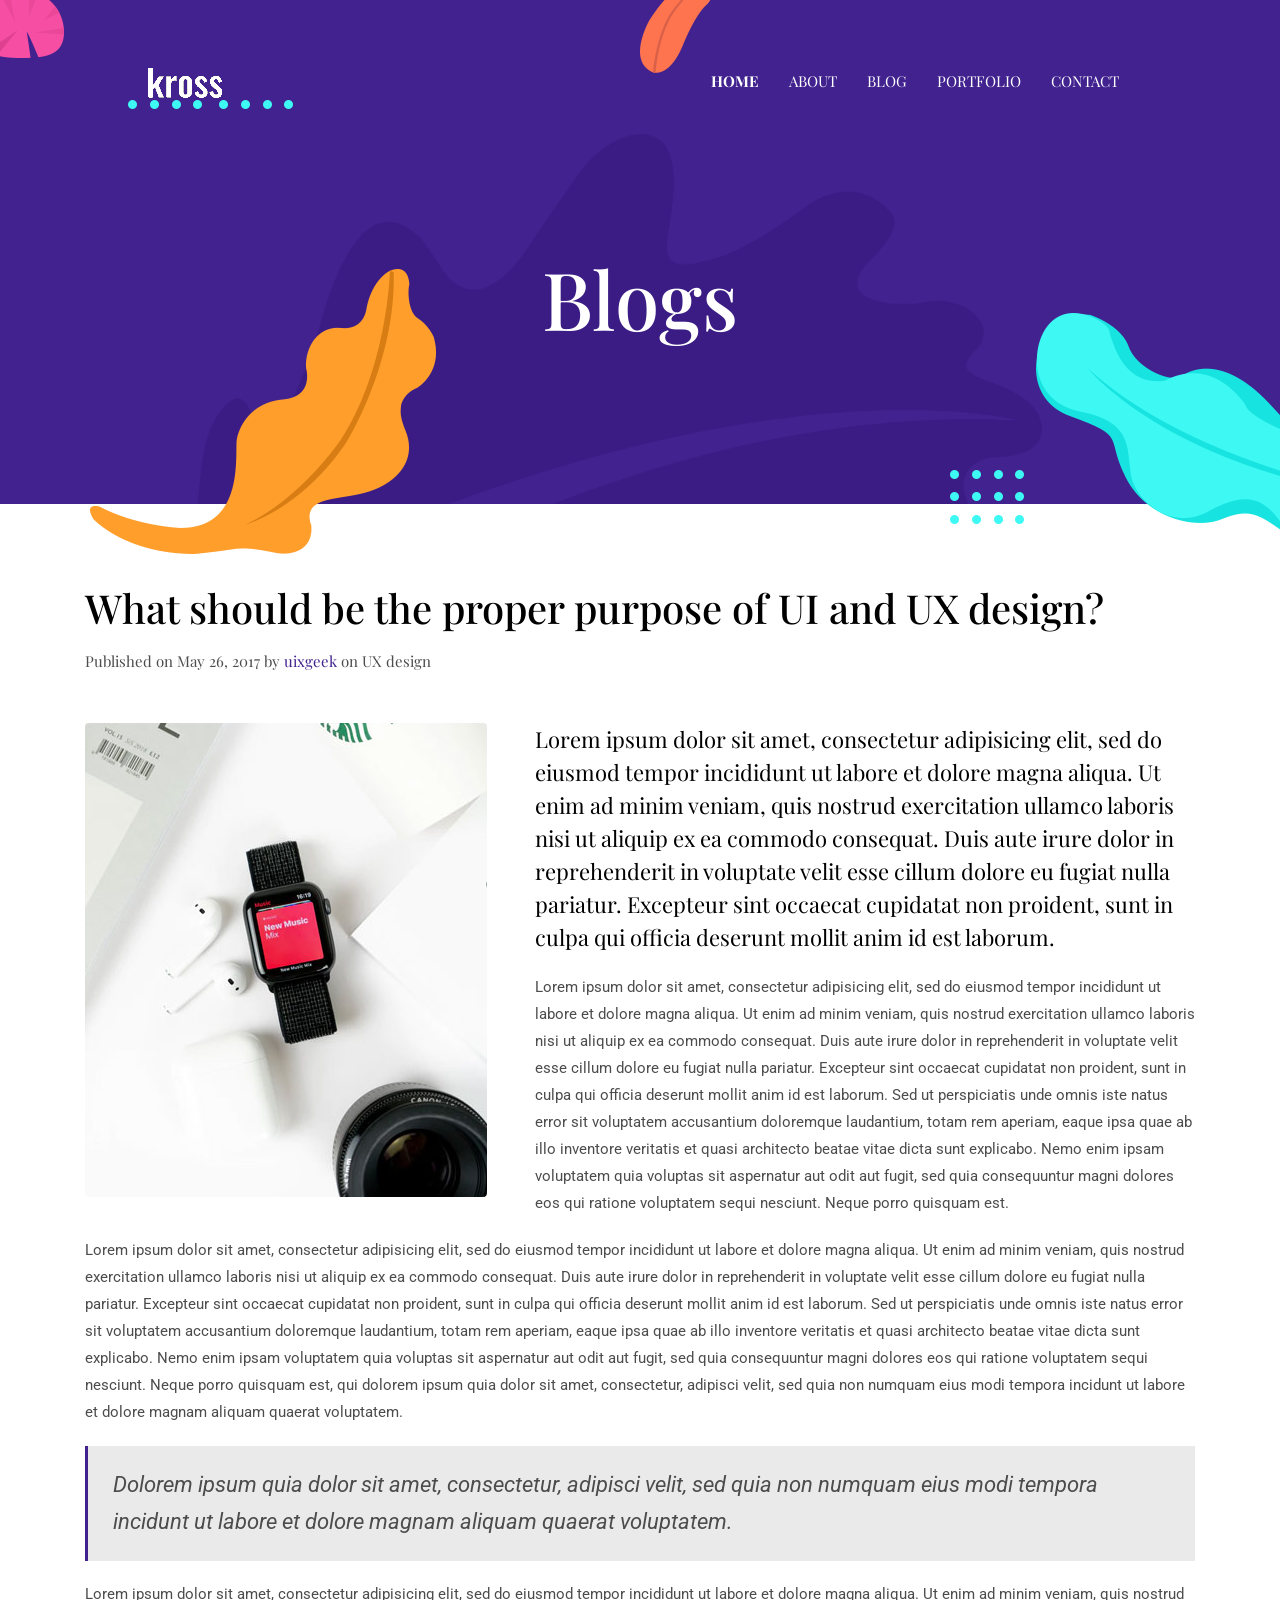
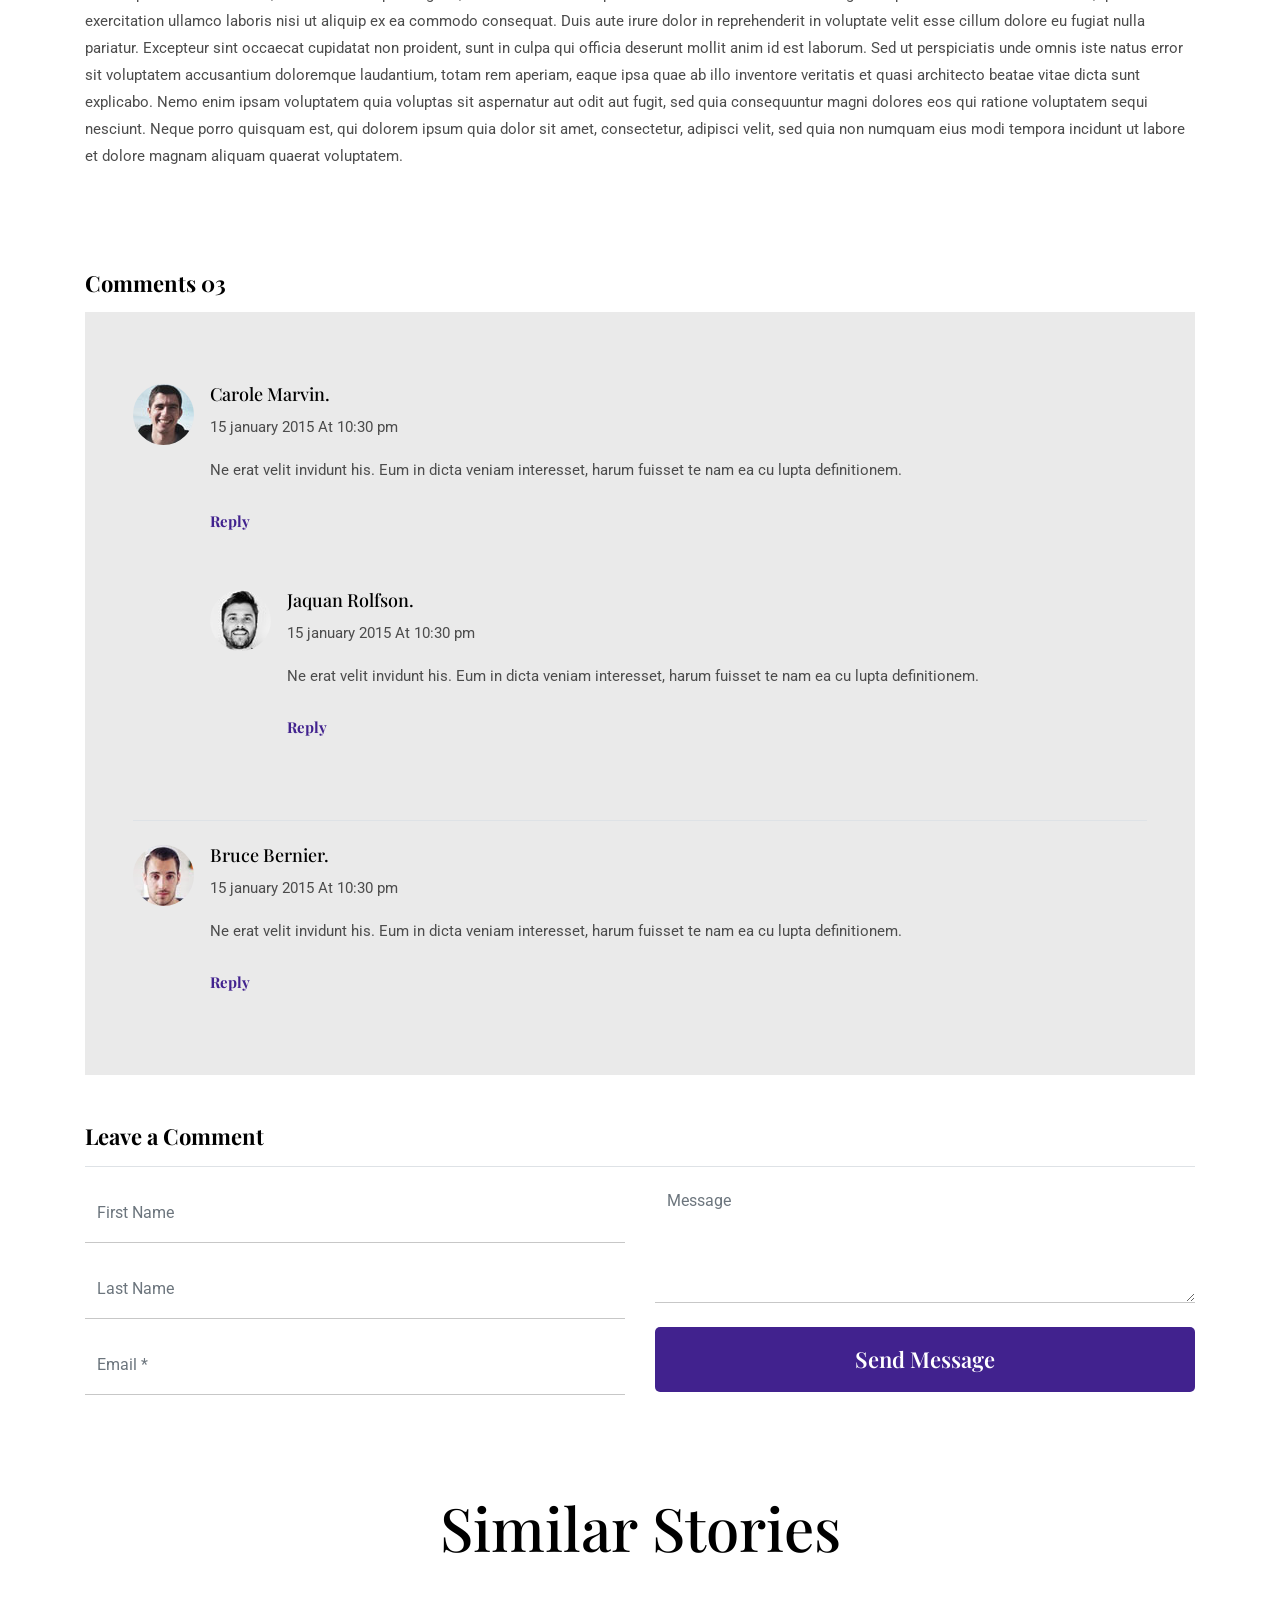
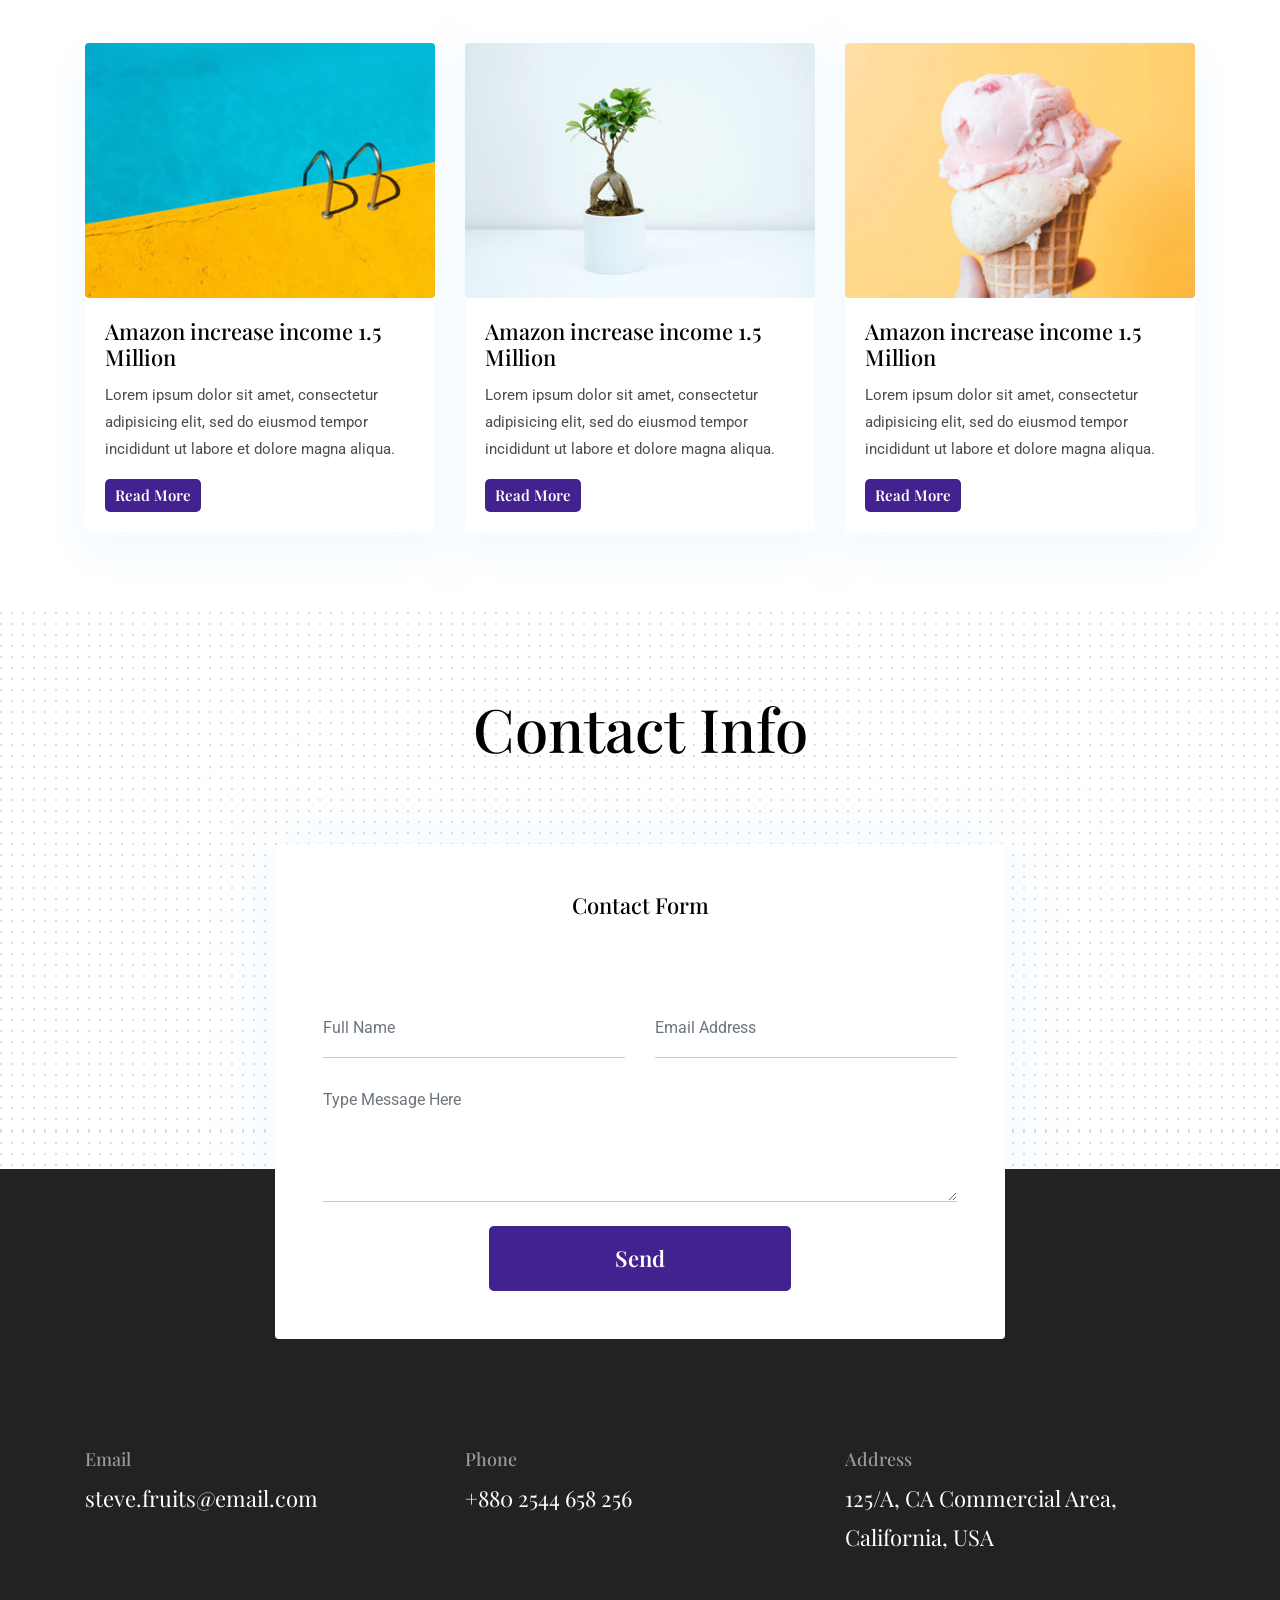
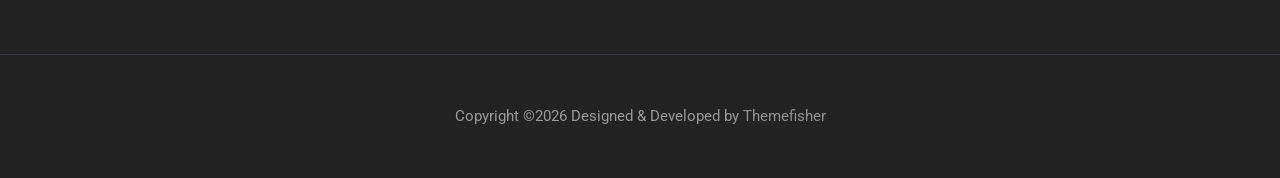
<file: kross-bootstrap-main/theme/blog-single.html>
<!DOCTYPE html>

<!--
 // WEBSITE: https://themefisher.com
 // TWITTER: https://twitter.com/themefisher
 // FACEBOOK: https://www.facebook.com/themefisher
 // GITHUB: https://github.com/themefisher/
-->

<html lang="en">
<head>

  <!-- Basic Page Needs
  ================================================== -->
  <meta charset="utf-8">
  <title>Kross - Creative Portfolio Template</title>

  <!-- Mobile Specific Metas
  ================================================== -->
  <meta http-equiv="X-UA-Compatible" content="IE=edge">
  <meta name="description" content="Creative Portfolio Template">
  <meta name="viewport" content="width=device-width, initial-scale=1.0, maximum-scale=5.0">
  <meta name="author" content="Themefisher">
  <meta name="generator" content="Themefisher Kross Template v1.0">
  <!-- Favicon -->
  <link rel="shortcut icon" type="image/x-icon" href="images/favicon.png" />
  
  <!-- ** Plugins Needed for the Project ** -->
  <!-- Bootstrap -->
  <link rel="stylesheet" href="plugins/bootstrap/bootstrap.min.css">
  <!-- slick slider -->
  <link rel="stylesheet" href="plugins/slick/slick.css">
  <!-- themefy-icon -->
  <link rel="stylesheet" href="plugins/themify-icons/themify-icons.css">

  <!-- Main Stylesheet -->
  <link href="css/style.css" rel="stylesheet">

</head>
<body>
  

<header class="navigation fixed-top">
  <nav class="navbar navbar-expand-lg navbar-dark">
    <a class="navbar-brand font-tertiary h3" href="index.html"><img src="images/logo.png" alt="Myself"></a>
    <button class="navbar-toggler" type="button" data-toggle="collapse" data-target="#navigation"
      aria-controls="navigation" aria-expanded="false" aria-label="Toggle navigation">
      <span class="navbar-toggler-icon"></span>
    </button>

    <div class="collapse navbar-collapse text-center" id="navigation">
      <ul class="navbar-nav ml-auto">
        <li class="nav-item active">
          <a class="nav-link" href="index.html">Home</a>
        </li>
        <li class="nav-item">
          <a class="nav-link" href="about.html">about</a>
        </li>
        <li class="nav-item">
          <a class="nav-link" href="blog.html">Blog</a>
        </li>
        <li class="nav-item">
          <a class="nav-link" href="portfolio.html">Portfolio</a>
        </li>
        <li class="nav-item">
          <a class="nav-link" href="contact.html">Contact</a>
        </li>
      </ul>
    </div>
  </nav>
</header>

<!-- page title -->
<section class="page-title bg-primary position-relative">
  <div class="container">
    <div class="row">
      <div class="col-12 text-center">
        <h1 class="text-white font-tertiary">Blogs</h1>
      </div>
    </div>
  </div>
  <!-- background shapes -->
  <img src="images/illustrations/page-title.png" alt="illustrations" class="bg-shape-1 w-100">
  <img src="images/illustrations/leaf-pink-round.png" alt="illustrations" class="bg-shape-2">
  <img src="images/illustrations/dots-cyan.png" alt="illustrations" class="bg-shape-3">
  <img src="images/illustrations/leaf-orange.png" alt="illustrations" class="bg-shape-4">
  <img src="images/illustrations/leaf-yellow.png" alt="illustrations" class="bg-shape-5">
  <img src="images/illustrations/dots-group-cyan.png" alt="illustrations" class="bg-shape-6">
  <img src="images/illustrations/leaf-cyan-lg.png" alt="illustrations" class="bg-shape-7">
</section>
<!-- /page title -->

<section class="section">
  <div class="container">
    <div class="row">
      <div class="col-lg-12">
        <h3 class="font-tertiary mb-3">What should be the proper purpose of UI and UX design?</h3>
        <p class="font-secondary mb-5">Published on May 26, 2017 by <span class="text-primary">uixgeek</span
            class="text-primary"> on <span>UX design</span></p>
        <div class="content">
          <img src="images/blog/post-1.jpg" alt="post-thumb" class="img-fluid rounded float-left mr-5 mb-4">
          <strong>Lorem ipsum dolor sit amet, consectetur adipisicing elit, sed do eiusmod tempor incididunt ut labore
            et dolore magna aliqua. Ut enim ad minim veniam, quis nostrud exercitation ullamco laboris nisi ut aliquip
            ex ea commodo consequat. Duis aute irure dolor in reprehenderit in voluptate velit esse cillum dolore eu
            fugiat nulla pariatur. Excepteur sint occaecat cupidatat non proident, sunt in culpa qui officia deserunt
            mollit anim id est laborum.</strong>
          <p>Lorem ipsum dolor sit amet, consectetur adipisicing elit, sed do eiusmod tempor incididunt ut labore et
            dolore magna aliqua. Ut enim ad minim veniam, quis nostrud exercitation ullamco laboris nisi ut aliquip ex
            ea commodo consequat. Duis aute irure dolor in reprehenderit in voluptate velit esse cillum dolore eu fugiat
            nulla pariatur. Excepteur sint occaecat cupidatat non proident, sunt in culpa qui officia deserunt mollit
            anim id est laborum. Sed ut perspiciatis unde omnis iste natus error sit voluptatem accusantium doloremque
            laudantium, totam rem aperiam, eaque ipsa quae ab illo inventore veritatis et quasi architecto beatae vitae
            dicta sunt explicabo. Nemo enim ipsam voluptatem quia voluptas sit aspernatur aut odit aut fugit, sed quia
            consequuntur magni dolores eos qui ratione voluptatem sequi nesciunt. Neque porro quisquam est.</p>
          <p>Lorem ipsum dolor sit amet, consectetur adipisicing elit, sed do eiusmod tempor incididunt ut labore et
            dolore magna aliqua. Ut enim ad minim veniam, quis nostrud exercitation ullamco laboris nisi ut aliquip ex
            ea commodo consequat. Duis aute irure dolor in reprehenderit in voluptate velit esse cillum dolore eu fugiat
            nulla pariatur. Excepteur sint occaecat cupidatat non proident, sunt in culpa qui officia deserunt mollit
            anim id est laborum. Sed ut perspiciatis unde omnis iste natus error sit voluptatem accusantium doloremque
            laudantium, totam rem aperiam, eaque ipsa quae ab illo inventore veritatis et quasi architecto beatae vitae
            dicta sunt explicabo. Nemo enim ipsam voluptatem quia voluptas sit aspernatur aut odit aut fugit, sed quia
            consequuntur magni dolores eos qui ratione voluptatem sequi nesciunt. Neque porro quisquam est, qui dolorem
            ipsum quia dolor sit amet, consectetur, adipisci velit, sed quia non numquam eius modi tempora incidunt ut
            labore et dolore magnam aliquam quaerat voluptatem.</p>
          <blockquote>Dolorem ipsum quia dolor sit amet, consectetur, adipisci velit, sed quia non numquam eius modi
            tempora incidunt ut labore et dolore magnam aliquam quaerat voluptatem.</blockquote>
          <p>Lorem ipsum dolor sit amet, consectetur adipisicing elit, sed do eiusmod tempor incididunt ut labore et
            dolore magna aliqua. Ut enim ad minim veniam, quis nostrud exercitation ullamco laboris nisi ut aliquip ex
            ea commodo consequat. Duis aute irure dolor in reprehenderit in voluptate velit esse cillum dolore eu fugiat
            nulla pariatur. Excepteur sint occaecat cupidatat non proident, sunt in culpa qui officia deserunt mollit
            anim id est laborum. Sed ut perspiciatis unde omnis iste natus error sit voluptatem accusantium doloremque
            laudantium, totam rem aperiam, eaque ipsa quae ab illo inventore veritatis et quasi architecto beatae vitae
            dicta sunt explicabo. Nemo enim ipsam voluptatem quia voluptas sit aspernatur aut odit aut fugit, sed quia
            consequuntur magni dolores eos qui ratione voluptatem sequi nesciunt. Neque porro quisquam est, qui dolorem
            ipsum quia dolor sit amet, consectetur, adipisci velit, sed quia non numquam eius modi tempora incidunt ut
            labore et dolore magnam aliquam quaerat voluptatem.</p>
        </div>
      </div>
    </div>
  </div>
</section>

<section>
  <div class="container">
    <div class="row">
      <div class="col-lg-12">
        <h4 class="font-weight-bold mb-3">Comments 03</h4>
        <div class="bg-gray p-5 mb-4">
          <div class="media border-bottom py-4">
            <img src="images/user-1.jpg" class="img-fluid align-self-start rounded-circle mr-3" alt="">
            <div class="media-body">
              <h5 class="mt-0">Carole Marvin.</h5>
              <p>15 january 2015 At 10:30 pm</p>
              <p>Ne erat velit invidunt his. Eum in dicta veniam interesset, harum fuisset te nam ea cu lupta
                definitionem.</p>
              <a href="#!" class="btn btn-transparent btn-sm pl-0">Reply</a>
              <div class="media my-5">
                <img src="images/user-2.jpg" class="img-fluid align-self-start rounded-circle mr-3" alt="">
                <div class="media-body">
                  <h5 class="mt-0">Jaquan Rolfson.</h5>
                  <p>15 january 2015 At 10:30 pm</p>
                  <p>Ne erat velit invidunt his. Eum in dicta veniam interesset, harum fuisset te nam ea cu lupta
                    definitionem.</p>
                  <a href="#!" class="btn btn-transparent btn-sm pl-0">Reply</a>
                </div>
              </div>
            </div>
          </div>
          <div class="media py-4">
            <img src="images/user-3.jpg" class="img-fluid align-self-start rounded-circle mr-3" alt="">
            <div class="media-body">
              <h5 class="mt-0">Bruce Bernier.</h5>
              <p>15 january 2015 At 10:30 pm</p>
              <p>Ne erat velit invidunt his. Eum in dicta veniam interesset, harum fuisset te nam ea cu lupta
                definitionem.</p>
              <a href="#!" class="btn btn-transparent btn-sm pl-0">Reply</a>
            </div>
          </div>
        </div>
        <div class="mt-5">
          <h4 class="font-weight-bold mb-3 border-bottom pb-3">Leave a Comment</h4>
          <form action="#" class="row">
            <div class="col-md-6">
              <input type="text" class="form-control mb-3" placeholder="First Name" name="fname" id="fname" required>
              <input type="text" class="form-control mb-3" placeholder="Last Name" name="lname" id="lname" required>
              <input type="text" class="form-control mb-3" placeholder="Email *" name="mail" id="mail" required>
            </div>
            <div class="col-md-6">
              <textarea name="comment" id="comment" placeholder="Message" class="form-control mb-4"></textarea required>
              <button type="submit" class="btn btn-primary w-100">Send Message</button>
            </div>
          </form>
        </div>
      </div>
    </div>
  </div>
</section>

<!-- blog -->
<section class="section">
  <div class="container">
    <div class="row">
      <div class="col-12 text-center">
        <h2 class="section-title">Similar Stories</h2>
      </div>
      <div class="col-lg-4 col-sm-6 mb-4 mb-lg-0">
        <article class="card shadow">
          <img class="rounded card-img-top" src="images/blog/post-3.jpg" alt="post-thumb">
          <div class="card-body">
            <h4 class="card-title"><a class="text-dark" href="blog-single.html">Amazon increase income 1.5 Million</a>
            </h4>
            <p class="cars-text">Lorem ipsum dolor sit amet, consectetur adipisicing elit, sed do eiusmod tempor
              incididunt ut labore et
              dolore magna aliqua.</p>
            <a href="blog-single.html" class="btn btn-xs btn-primary">Read More</a>
          </div>
        </article>
      </div>
      <div class="col-lg-4 col-sm-6 mb-4 mb-lg-0">
        <article class="card shadow">
          <img class="rounded card-img-top" src="images/blog/post-4.jpg" alt="post-thumb">
          <div class="card-body">
            <h4 class="card-title"><a class="text-dark" href="blog-single.html">Amazon increase income 1.5 Million</a>
            </h4>
            <p class="cars-text">Lorem ipsum dolor sit amet, consectetur adipisicing elit, sed do eiusmod tempor
              incididunt ut labore et
              dolore magna aliqua.</p>
            <a href="blog-single.html" class="btn btn-xs btn-primary">Read More</a>
          </div>
        </article>
      </div>
      <div class="col-lg-4 col-sm-6 mb-4 mb-lg-0">
        <article class="card shadow">
          <img class="rounded card-img-top" src="images/blog/post-2.jpg" alt="post-thumb">
          <div class="card-body">
            <h4 class="card-title"><a class="text-dark" href="blog-single.html">Amazon increase income 1.5 Million</a>
            </h4>
            <p class="cars-text">Lorem ipsum dolor sit amet, consectetur adipisicing elit, sed do eiusmod tempor
              incididunt ut labore et
              dolore magna aliqua.</p>
            <a href="blog-single.html" class="btn btn-xs btn-primary">Read More</a>
          </div>
        </article>
      </div>
    </div>
  </div>
</section>
<!-- /blog -->

<!-- contact -->
<section class="section section-on-footer" data-background="images/backgrounds/bg-dots.png">
  <div class="container">
    <div class="row">
      <div class="col-12 text-center">
        <h2 class="section-title">Contact Info</h2>
      </div>
      <div class="col-lg-8 mx-auto">
        <div class="bg-white rounded text-center p-5 shadow-down">
          <h4 class="mb-80">Contact Form</h4>
          <form action="#" class="row">
            <div class="col-md-6">
              <input type="text" id="name" name="name" placeholder="Full Name" class="form-control px-0 mb-4" required>
            </div>
            <div class="col-md-6">
              <input type="email" id="email" name="email" placeholder="Email Address" class="form-control px-0 mb-4" required>
            </div>
            <div class="col-12">
              <textarea name="message" id="message" class="form-control px-0 mb-4"
                placeholder="Type Message Here" required></textarea>
            </div>
            <div class="col-lg-6 col-10 mx-auto">
              <button class="btn btn-primary w-100">send</button>
            </div>
          </form>
        </div>
      </div>
    </div>
  </div>
</section>
<!-- /contact -->

<!-- footer -->
<footer class="bg-dark footer-section">
  <div class="section">
    <div class="container">
      <div class="row">
        <div class="col-md-4">
          <h5 class="text-light">Email</h5>
          <p class="text-white paragraph-lg font-secondary">steve.fruits@email.com</p>
        </div>
        <div class="col-md-4">
          <h5 class="text-light">Phone</h5>
          <p class="text-white paragraph-lg font-secondary">+880 2544 658 256</p>
        </div>
        <div class="col-md-4">
          <h5 class="text-light">Address</h5>
          <p class="text-white paragraph-lg font-secondary">125/A, CA Commercial Area, California, USA</p>
        </div>
      </div>
    </div>
  </div>
  <div class="border-top text-center border-dark py-5">
    <p class="mb-0 text-light">Copyright &copy;<script>
        var CurrentYear = new Date().getFullYear()
        document.write(CurrentYear)
      </script> Designed &amp; Developed by <a class="text-white-50" href="Themefisher">Themefisher</a></p>
  </div>
</footer>
<!-- /footer -->

<!-- jQuery -->
<script src="plugins/jQuery/jquery.min.js"></script>
<!-- Bootstrap JS -->
<script src="plugins/bootstrap/bootstrap.min.js"></script>
<!-- slick slider -->
<script src="plugins/slick/slick.min.js"></script>
<!-- filter -->
<script src="plugins/shuffle/shuffle.min.js"></script>

<!-- Main Script -->
<script src="js/script.js"></script>

</body>
</html>
</file>
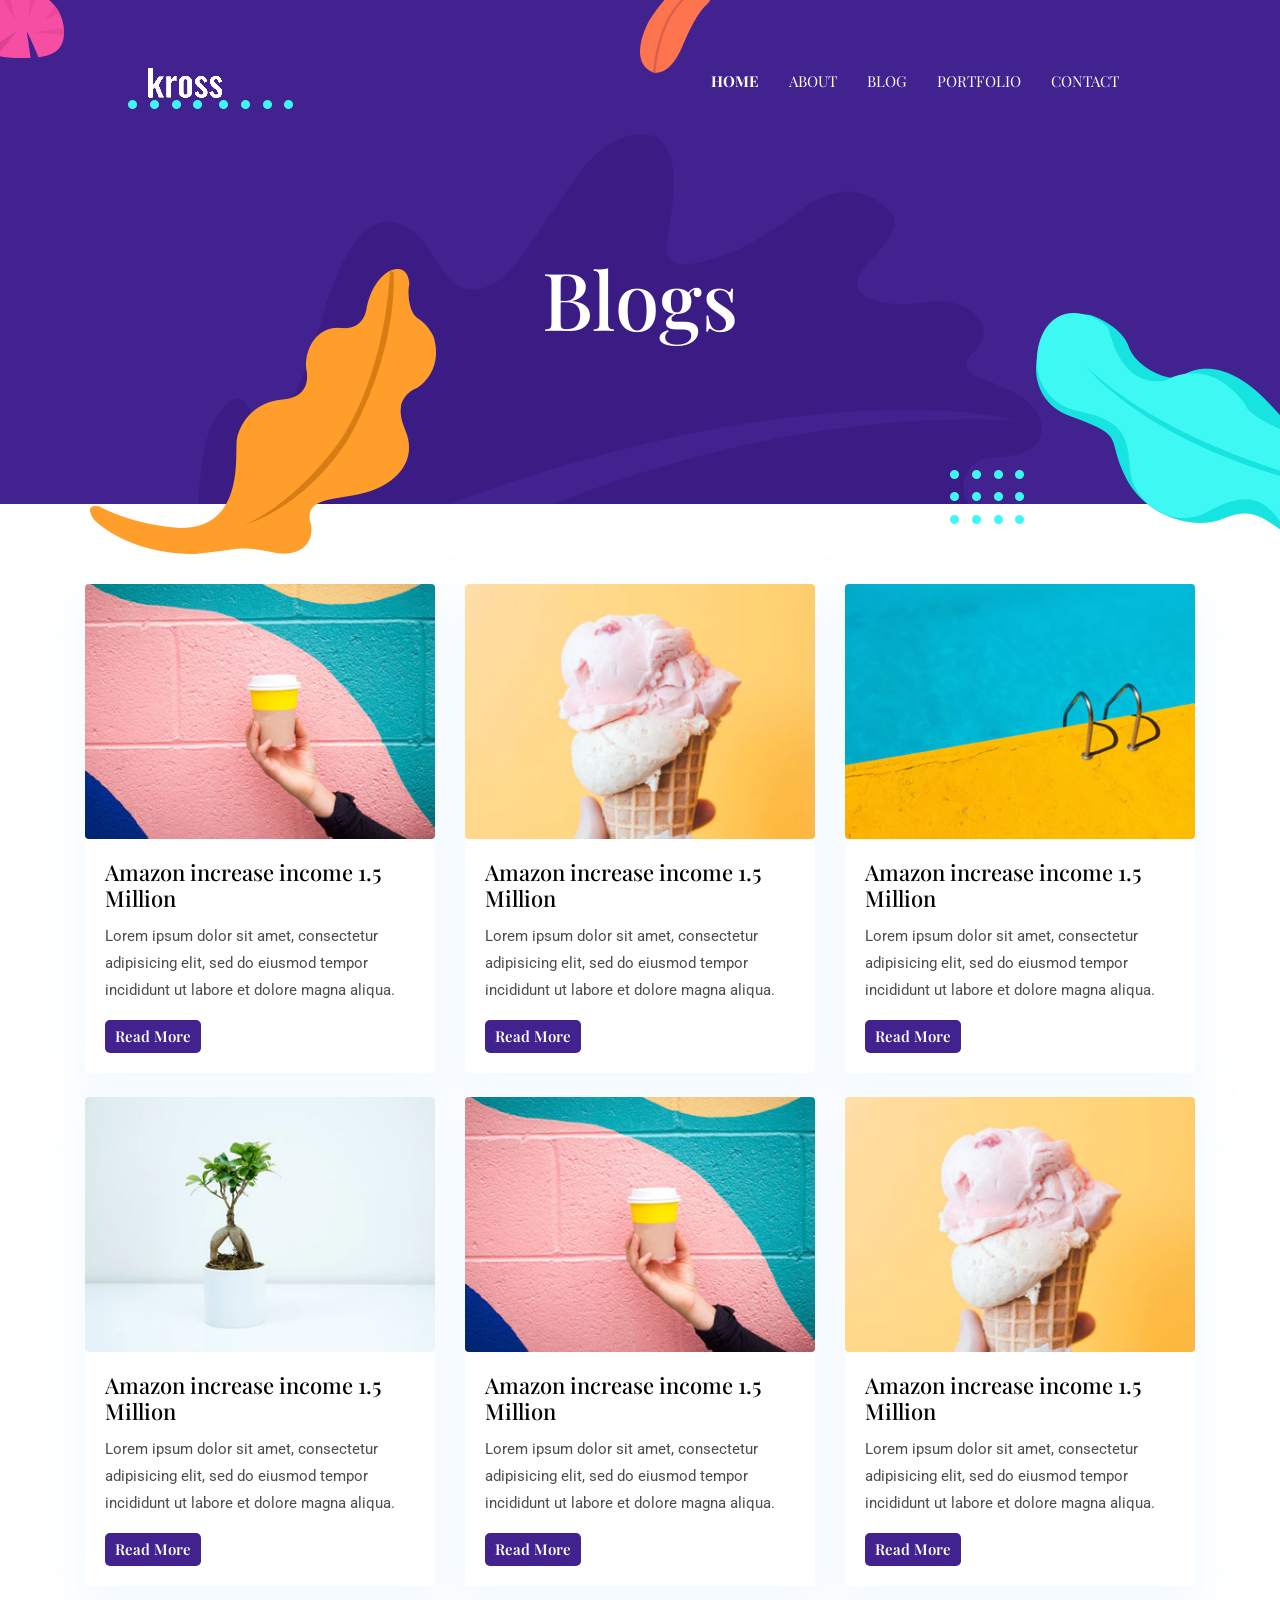
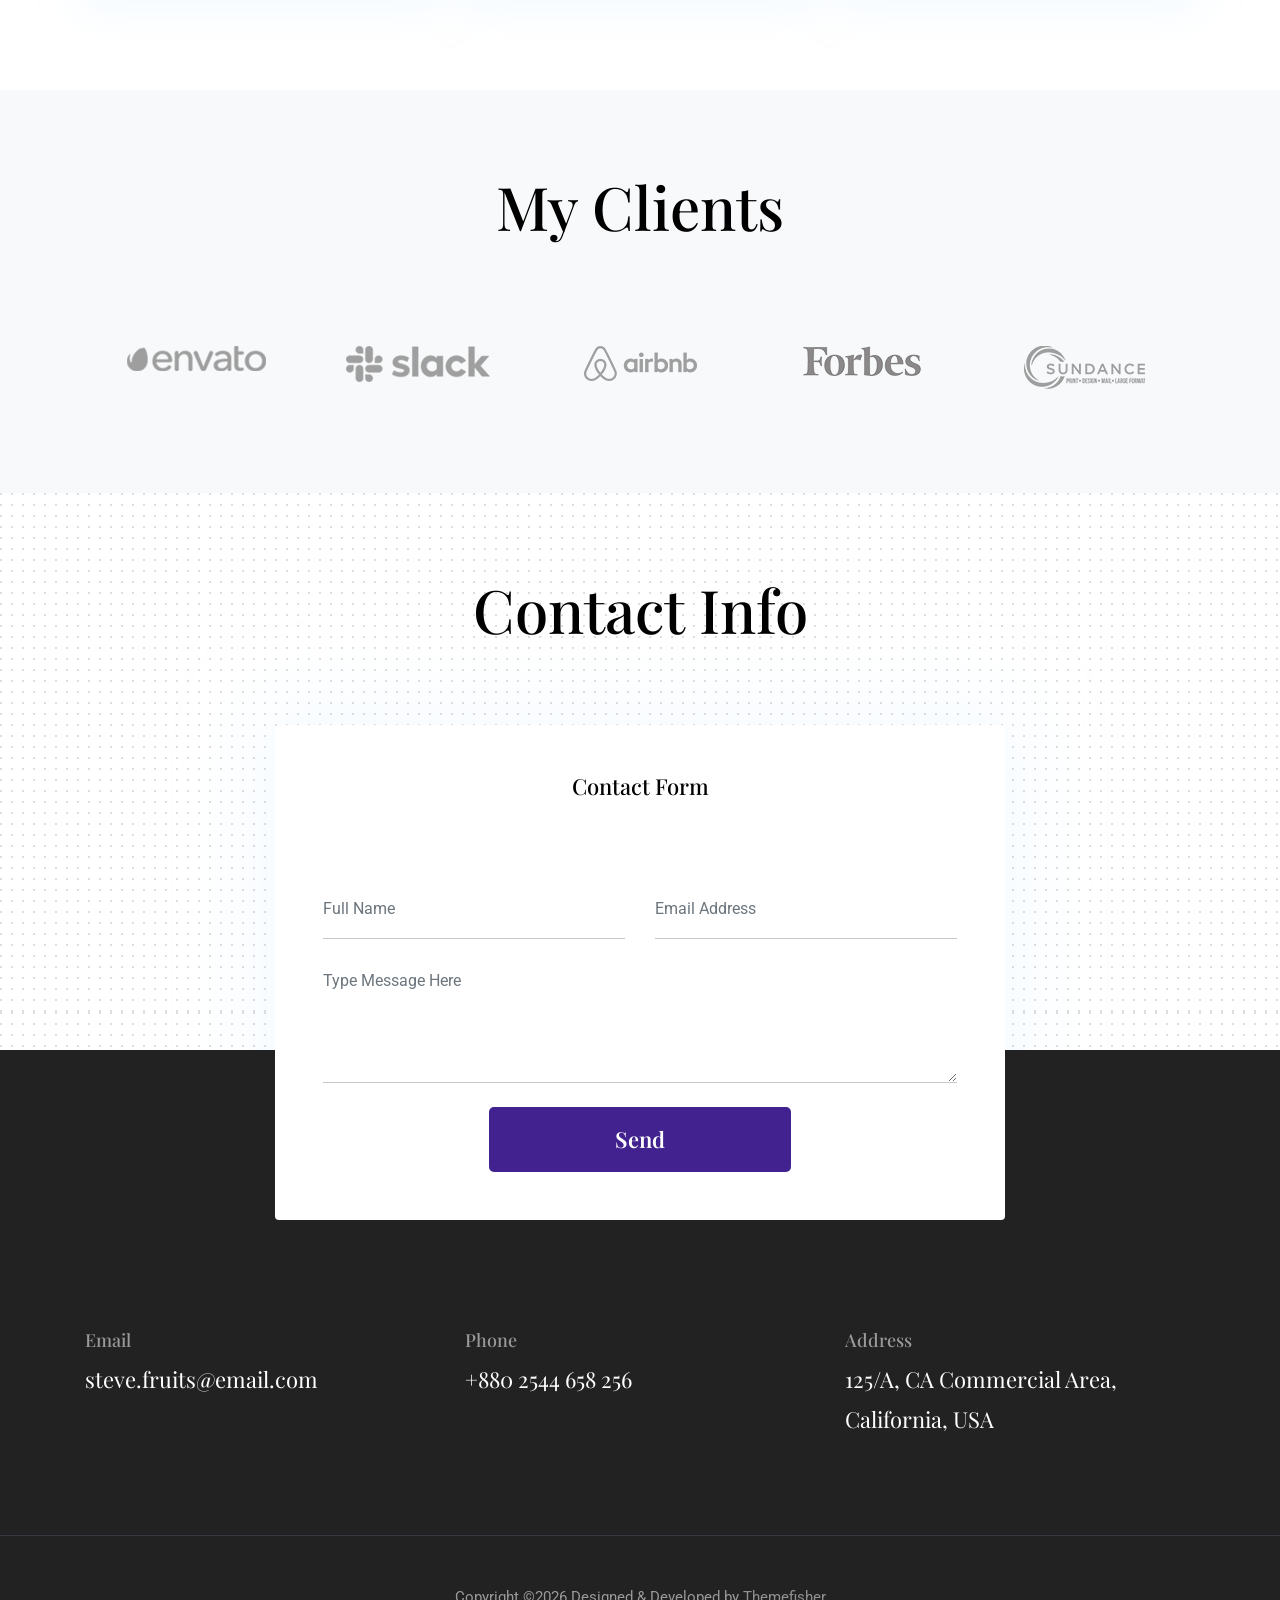
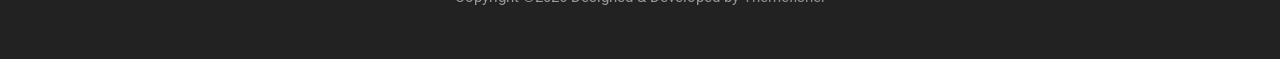
<file: kross-bootstrap-main/theme/blog.html>
<!DOCTYPE html>

<!--
 // WEBSITE: https://themefisher.com
 // TWITTER: https://twitter.com/themefisher
 // FACEBOOK: https://www.facebook.com/themefisher
 // GITHUB: https://github.com/themefisher/
-->

<html lang="en">
<head>

  <!-- Basic Page Needs
  ================================================== -->
  <meta charset="utf-8">
  <title>Kross - Creative Portfolio Template</title>

  <!-- Mobile Specific Metas
  ================================================== -->
  <meta http-equiv="X-UA-Compatible" content="IE=edge">
  <meta name="description" content="Creative Portfolio Template">
  <meta name="viewport" content="width=device-width, initial-scale=1.0, maximum-scale=5.0">
  <meta name="author" content="Themefisher">
  <meta name="generator" content="Themefisher Kross Template v1.0">
  <!-- Favicon -->
  <link rel="shortcut icon" type="image/x-icon" href="images/favicon.png" />
  
  <!-- ** Plugins Needed for the Project ** -->
  <!-- Bootstrap -->
  <link rel="stylesheet" href="plugins/bootstrap/bootstrap.min.css">
  <!-- slick slider -->
  <link rel="stylesheet" href="plugins/slick/slick.css">
  <!-- themefy-icon -->
  <link rel="stylesheet" href="plugins/themify-icons/themify-icons.css">

  <!-- Main Stylesheet -->
  <link href="css/style.css" rel="stylesheet">

</head>
<body>
  

<header class="navigation fixed-top">
  <nav class="navbar navbar-expand-lg navbar-dark">
    <a class="navbar-brand font-tertiary h3" href="index.html"><img src="images/logo.png" alt="Myself"></a>
    <button class="navbar-toggler" type="button" data-toggle="collapse" data-target="#navigation"
      aria-controls="navigation" aria-expanded="false" aria-label="Toggle navigation">
      <span class="navbar-toggler-icon"></span>
    </button>

    <div class="collapse navbar-collapse text-center" id="navigation">
      <ul class="navbar-nav ml-auto">
        <li class="nav-item active">
          <a class="nav-link" href="index.html">Home</a>
        </li>
        <li class="nav-item">
          <a class="nav-link" href="about.html">about</a>
        </li>
        <li class="nav-item">
          <a class="nav-link" href="blog.html">Blog</a>
        </li>
        <li class="nav-item">
          <a class="nav-link" href="portfolio.html">Portfolio</a>
        </li>
        <li class="nav-item">
          <a class="nav-link" href="contact.html">Contact</a>
        </li>
      </ul>
    </div>
  </nav>
</header>

<!-- page title -->
<section class="page-title bg-primary position-relative">
  <div class="container">
    <div class="row">
      <div class="col-12 text-center">
        <h1 class="text-white font-tertiary">Blogs</h1>
      </div>
    </div>
  </div>
  <!-- background shapes -->
  <img src="images/illustrations/page-title.png" alt="illustrations" class="bg-shape-1 w-100">
  <img src="images/illustrations/leaf-pink-round.png" alt="illustrations" class="bg-shape-2">
  <img src="images/illustrations/dots-cyan.png" alt="illustrations" class="bg-shape-3">
  <img src="images/illustrations/leaf-orange.png" alt="illustrations" class="bg-shape-4">
  <img src="images/illustrations/leaf-yellow.png" alt="illustrations" class="bg-shape-5">
  <img src="images/illustrations/dots-group-cyan.png" alt="illustrations" class="bg-shape-6">
  <img src="images/illustrations/leaf-cyan-lg.png" alt="illustrations" class="bg-shape-7">
</section>
<!-- /page title -->

<!-- blog -->
<section class="section">
  <div class="container">
    <div class="row">
        <div class="col-lg-4 col-sm-6 mb-4">
          <article class="card shadow">
            <img class="rounded card-img-top" src="images/blog/post-5.jpg" alt="post-thumb">
            <div class="card-body">
              <h4 class="card-title"><a class="text-dark" href="blog-single.html">Amazon increase income 1.5 Million</a>
              </h4>
              <p class="cars-text">Lorem ipsum dolor sit amet, consectetur adipisicing elit, sed do eiusmod tempor
                incididunt ut labore et
                dolore magna aliqua.</p>
              <a href="blog-single.html" class="btn btn-xs btn-primary">Read More</a>
            </div>
          </article>
        </div>
      <div class="col-lg-4 col-sm-6 mb-4">
        <article class="card shadow">
          <img class="rounded card-img-top" src="images/blog/post-2.jpg" alt="post-thumb">
          <div class="card-body">
            <h4 class="card-title"><a class="text-dark" href="blog-single.html">Amazon increase income 1.5 Million</a>
            </h4>
            <p class="cars-text">Lorem ipsum dolor sit amet, consectetur adipisicing elit, sed do eiusmod tempor
              incididunt ut labore et
              dolore magna aliqua.</p>
            <a href="blog-single.html" class="btn btn-xs btn-primary">Read More</a>
          </div>
        </article>
      </div>
      <div class="col-lg-4 col-sm-6 mb-4">
        <article class="card shadow">
          <img class="rounded card-img-top" src="images/blog/post-3.jpg" alt="post-thumb">
          <div class="card-body">
            <h4 class="card-title"><a class="text-dark" href="blog-single.html">Amazon increase income 1.5 Million</a>
            </h4>
            <p class="cars-text">Lorem ipsum dolor sit amet, consectetur adipisicing elit, sed do eiusmod tempor
              incididunt ut labore et
              dolore magna aliqua.</p>
            <a href="blog-single.html" class="btn btn-xs btn-primary">Read More</a>
          </div>
        </article>
      </div>
      <div class="col-lg-4 col-sm-6 mb-4">
        <article class="card shadow">
          <img class="rounded card-img-top" src="images/blog/post-4.jpg" alt="post-thumb">
          <div class="card-body">
            <h4 class="card-title"><a class="text-dark" href="blog-single.html">Amazon increase income 1.5 Million</a>
            </h4>
            <p class="cars-text">Lorem ipsum dolor sit amet, consectetur adipisicing elit, sed do eiusmod tempor
              incididunt ut labore et
              dolore magna aliqua.</p>
            <a href="blog-single.html" class="btn btn-xs btn-primary">Read More</a>
          </div>
        </article>
      </div>
      <div class="col-lg-4 col-sm-6 mb-4">
        <article class="card shadow">
          <img class="rounded card-img-top" src="images/blog/post-5.jpg" alt="post-thumb">
          <div class="card-body">
            <h4 class="card-title"><a class="text-dark" href="blog-single.html">Amazon increase income 1.5 Million</a>
            </h4>
            <p class="cars-text">Lorem ipsum dolor sit amet, consectetur adipisicing elit, sed do eiusmod tempor
              incididunt ut labore et
              dolore magna aliqua.</p>
            <a href="blog-single.html" class="btn btn-xs btn-primary">Read More</a>
          </div>
        </article>
      </div>
      <div class="col-lg-4 col-sm-6 mb-4">
        <article class="card shadow">
          <img class="rounded card-img-top" src="images/blog/post-2.jpg" alt="post-thumb">
          <div class="card-body">
            <h4 class="card-title"><a class="text-dark" href="blog-single.html">Amazon increase income 1.5 Million</a>
            </h4>
            <p class="cars-text">Lorem ipsum dolor sit amet, consectetur adipisicing elit, sed do eiusmod tempor
              incididunt ut labore et
              dolore magna aliqua.</p>
            <a href="blog-single.html" class="btn btn-xs btn-primary">Read More</a>
          </div>
        </article>
      </div>
    </div>
  </div>
</section>
<!-- /blog -->

<!-- clients -->
<section class="section bg-light">
  <div class="container">
    <div class="row">
      <div class="col-12 text-center">
        <h2 class="section-title">My Clients</h2>
      </div>
    </div>
    <div class="row">
      <div class="col-12">
        <div class="client-logo-slider d-flex align-items-center">
          <a href="contact.html" class="text-center d-block outline-0 p-4"><img class="d-unset img-fluid"
              src="images/clients-logo/client-logo-1.png" alt="client-logo"></a>
          <a href="contact.html" class="text-center d-block outline-0 p-4"><img class="d-unset img-fluid"
              src="images/clients-logo/client-logo-2.png" alt="client-logo"></a>
          <a href="contact.html" class="text-center d-block outline-0 p-4"><img class="d-unset img-fluid"
              src="images/clients-logo/client-logo-3.png" alt="client-logo"></a>
          <a href="contact.html" class="text-center d-block outline-0 p-4"><img class="d-unset img-fluid"
              src="images/clients-logo/client-logo-4.png" alt="client-logo"></a>
          <a href="contact.html" class="text-center d-block outline-0 p-4"><img class="d-unset img-fluid"
              src="images/clients-logo/client-logo-5.png" alt="client-logo"></a>
          <a href="contact.html" class="text-center d-block outline-0 p-4"><img class="d-unset img-fluid"
              src="images/clients-logo/client-logo-1.png" alt="client-logo"></a>
          <a href="contact.html" class="text-center d-block outline-0 p-4"><img class="d-unset img-fluid"
              src="images/clients-logo/client-logo-2.png" alt="client-logo"></a>
          <a href="contact.html" class="text-center d-block outline-0 p-4"><img class="d-unset img-fluid"
              src="images/clients-logo/client-logo-3.png" alt="client-logo"></a>
          <a href="contact.html" class="text-center d-block outline-0 p-4"><img class="d-unset img-fluid"
              src="images/clients-logo/client-logo-4.png" alt="client-logo"></a>
          <a href="contact.html" class="text-center d-block outline-0 p-4"><img class="d-unset img-fluid"
              src="images/clients-logo/client-logo-5.png" alt="client-logo"></a>
        </div>
      </div>
    </div>
  </div>
</section>
<!-- /clients -->

<!-- contact -->
<section class="section section-on-footer" data-background="images/backgrounds/bg-dots.png">
  <div class="container">
    <div class="row">
      <div class="col-12 text-center">
        <h2 class="section-title">Contact Info</h2>
      </div>
      <div class="col-lg-8 mx-auto">
        <div class="bg-white rounded text-center p-5 shadow-down">
          <h4 class="mb-80">Contact Form</h4>
          <form action="#" class="row">
            <div class="col-md-6">
              <input type="text" id="name" name="name" placeholder="Full Name" class="form-control px-0 mb-4" required>
            </div>
            <div class="col-md-6">
              <input type="email" id="email" name="email" placeholder="Email Address" class="form-control px-0 mb-4" required>
            </div>
            <div class="col-12">
              <textarea name="message" id="message" class="form-control px-0 mb-4"
                placeholder="Type Message Here" required></textarea>
            </div>
            <div class="col-lg-6 col-10 mx-auto">
              <button class="btn btn-primary w-100">send</button>
            </div>
          </form>
        </div>
      </div>
    </div>
  </div>
</section>
<!-- /contact -->

<!-- footer -->
<footer class="bg-dark footer-section">
  <div class="section">
    <div class="container">
      <div class="row">
        <div class="col-md-4">
          <h5 class="text-light">Email</h5>
          <p class="text-white paragraph-lg font-secondary">steve.fruits@email.com</p>
        </div>
        <div class="col-md-4">
          <h5 class="text-light">Phone</h5>
          <p class="text-white paragraph-lg font-secondary">+880 2544 658 256</p>
        </div>
        <div class="col-md-4">
          <h5 class="text-light">Address</h5>
          <p class="text-white paragraph-lg font-secondary">125/A, CA Commercial Area, California, USA</p>
        </div>
      </div>
    </div>
  </div>
  <div class="border-top text-center border-dark py-5">
    <p class="mb-0 text-light">Copyright &copy;<script>
        var CurrentYear = new Date().getFullYear()
        document.write(CurrentYear)
      </script> Designed &amp; Developed by <a class="text-white-50" href="Themefisher">Themefisher</a></p>
  </div>
</footer>
<!-- /footer -->

<!-- jQuery -->
<script src="plugins/jQuery/jquery.min.js"></script>
<!-- Bootstrap JS -->
<script src="plugins/bootstrap/bootstrap.min.js"></script>
<!-- slick slider -->
<script src="plugins/slick/slick.min.js"></script>
<!-- filter -->
<script src="plugins/shuffle/shuffle.min.js"></script>

<!-- Main Script -->
<script src="js/script.js"></script>

</body>
</html>
</file>
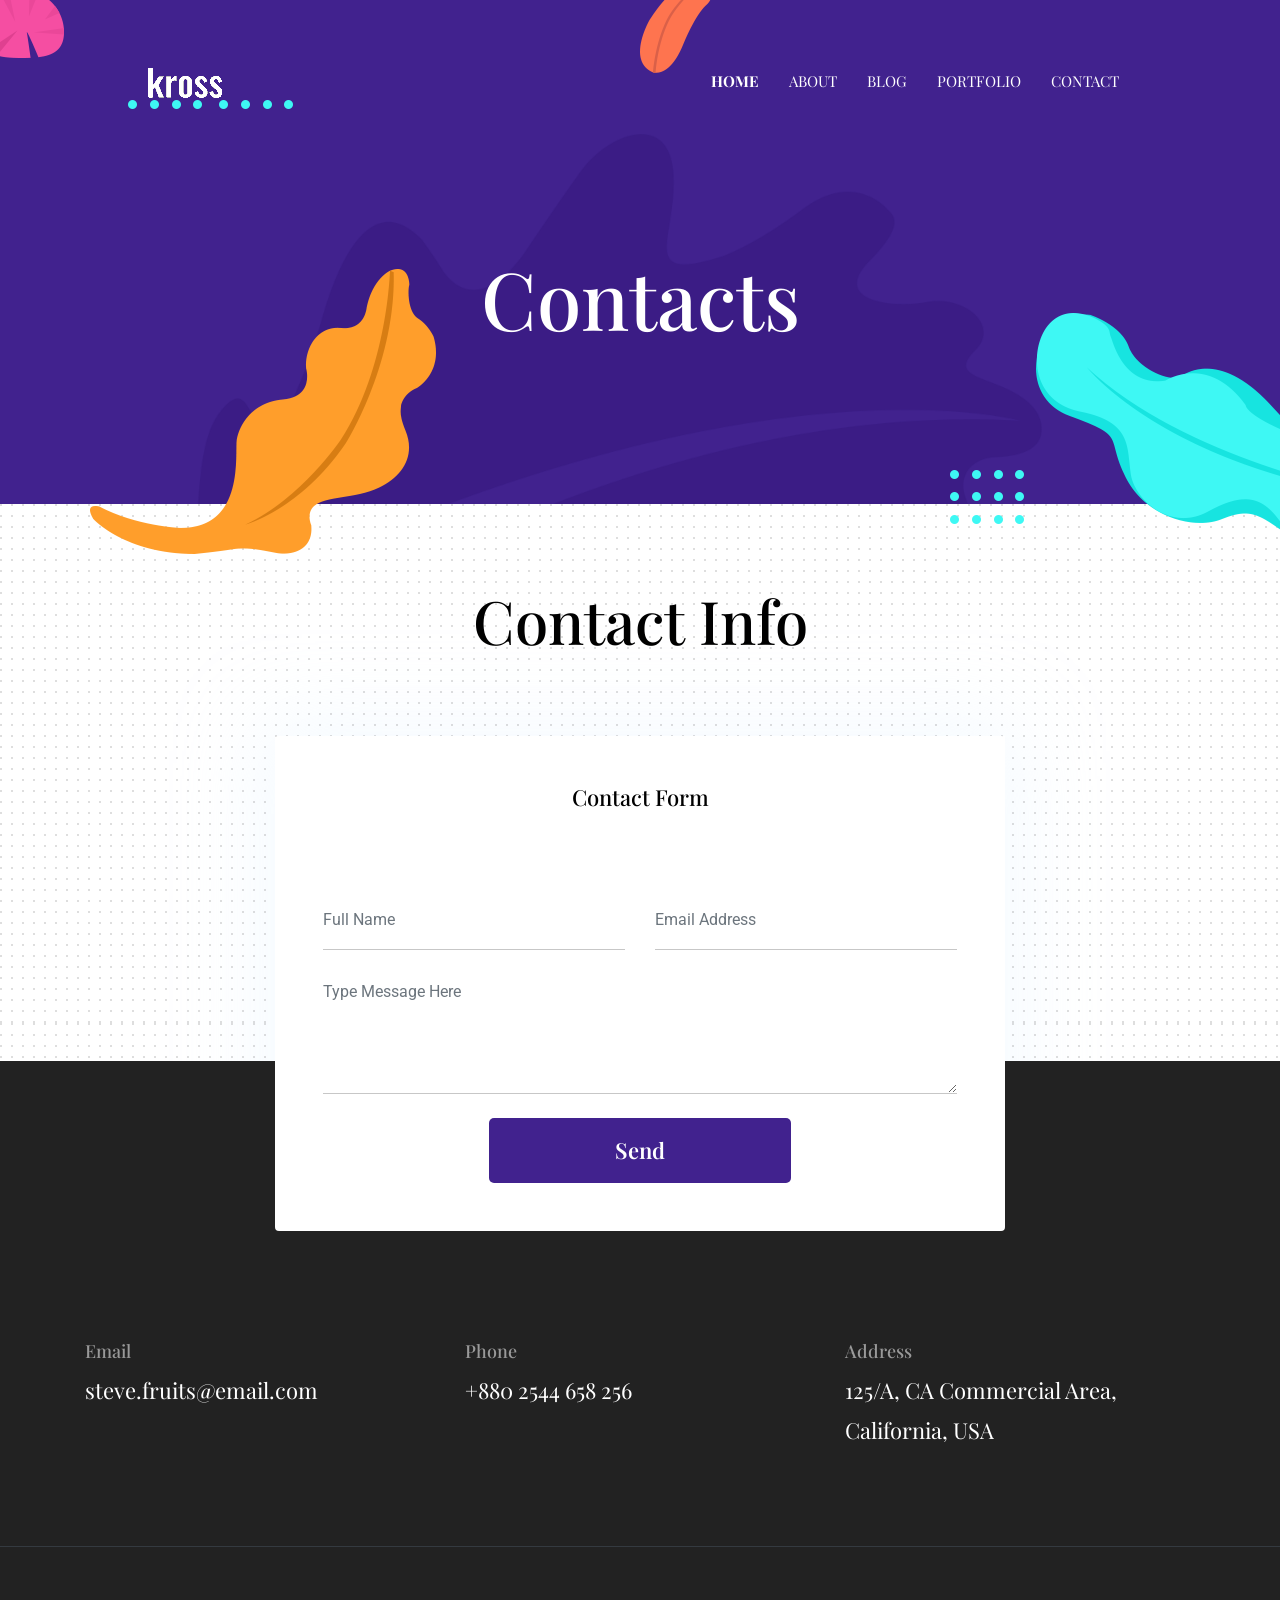
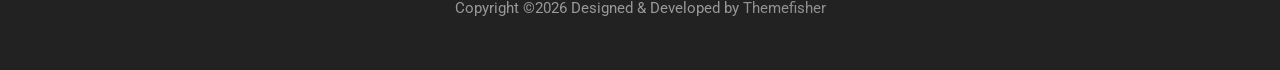
<file: kross-bootstrap-main/theme/contact.html>
<!DOCTYPE html>

<!--
 // WEBSITE: https://themefisher.com
 // TWITTER: https://twitter.com/themefisher
 // FACEBOOK: https://www.facebook.com/themefisher
 // GITHUB: https://github.com/themefisher/
-->

<html lang="en">
<head>

  <!-- Basic Page Needs
  ================================================== -->
  <meta charset="utf-8">
  <title>Kross - Creative Portfolio Template</title>

  <!-- Mobile Specific Metas
  ================================================== -->
  <meta http-equiv="X-UA-Compatible" content="IE=edge">
  <meta name="description" content="Creative Portfolio Template">
  <meta name="viewport" content="width=device-width, initial-scale=1.0, maximum-scale=5.0">
  <meta name="author" content="Themefisher">
  <meta name="generator" content="Themefisher Kross Template v1.0">
  <!-- Favicon -->
  <link rel="shortcut icon" type="image/x-icon" href="images/favicon.png" />
  
  <!-- ** Plugins Needed for the Project ** -->
  <!-- Bootstrap -->
  <link rel="stylesheet" href="plugins/bootstrap/bootstrap.min.css">
  <!-- slick slider -->
  <link rel="stylesheet" href="plugins/slick/slick.css">
  <!-- themefy-icon -->
  <link rel="stylesheet" href="plugins/themify-icons/themify-icons.css">

  <!-- Main Stylesheet -->
  <link href="css/style.css" rel="stylesheet">

</head>
<body>
  

<header class="navigation fixed-top">
  <nav class="navbar navbar-expand-lg navbar-dark">
    <a class="navbar-brand font-tertiary h3" href="index.html"><img src="images/logo.png" alt="Myself"></a>
    <button class="navbar-toggler" type="button" data-toggle="collapse" data-target="#navigation"
      aria-controls="navigation" aria-expanded="false" aria-label="Toggle navigation">
      <span class="navbar-toggler-icon"></span>
    </button>

    <div class="collapse navbar-collapse text-center" id="navigation">
      <ul class="navbar-nav ml-auto">
        <li class="nav-item active">
          <a class="nav-link" href="index.html">Home</a>
        </li>
        <li class="nav-item">
          <a class="nav-link" href="about.html">about</a>
        </li>
        <li class="nav-item">
          <a class="nav-link" href="blog.html">Blog</a>
        </li>
        <li class="nav-item">
          <a class="nav-link" href="portfolio.html">Portfolio</a>
        </li>
        <li class="nav-item">
          <a class="nav-link" href="contact.html">Contact</a>
        </li>
      </ul>
    </div>
  </nav>
</header>

<!-- page title -->
<section class="page-title bg-primary position-relative">
  <div class="container">
    <div class="row">
      <div class="col-12 text-center">
        <h1 class="text-white font-tertiary">Contacts</h1>
      </div>
    </div>
  </div>
  <!-- background shapes -->
  <img src="images/illustrations/page-title.png" alt="illustrations" class="bg-shape-1 w-100">
  <img src="images/illustrations/leaf-pink-round.png" alt="illustrations" class="bg-shape-2">
  <img src="images/illustrations/dots-cyan.png" alt="illustrations" class="bg-shape-3">
  <img src="images/illustrations/leaf-orange.png" alt="illustrations" class="bg-shape-4">
  <img src="images/illustrations/leaf-yellow.png" alt="illustrations" class="bg-shape-5">
  <img src="images/illustrations/dots-group-cyan.png" alt="illustrations" class="bg-shape-6">
  <img src="images/illustrations/leaf-cyan-lg.png" alt="illustrations" class="bg-shape-7">
</section>
<!-- /page title -->

<!-- contact -->
<section class="section section-on-footer" data-background="images/backgrounds/bg-dots.png">
  <div class="container">
    <div class="row">
      <div class="col-12 text-center">
        <h2 class="section-title">Contact Info</h2>
      </div>
      <div class="col-lg-8 mx-auto">
        <div class="bg-white rounded text-center p-5 shadow-down">
          <h4 class="mb-80">Contact Form</h4>
          <form action="#" class="row">
            <div class="col-md-6">
              <input type="text" id="name" name="name" placeholder="Full Name" class="form-control px-0 mb-4" required>
            </div>
            <div class="col-md-6">
              <input type="email" id="email" name="email" placeholder="Email Address" class="form-control px-0 mb-4" required>
            </div>
            <div class="col-12">
              <textarea name="message" id="message" class="form-control px-0 mb-4"
                placeholder="Type Message Here" required></textarea>
            </div>
            <div class="col-lg-6 col-10 mx-auto">
              <button class="btn btn-primary w-100">send</button>
            </div>
          </form>
        </div>
      </div>
    </div>
  </div>
</section>
<!-- /contact -->

<!-- footer -->
<footer class="bg-dark footer-section">
  <div class="section">
    <div class="container">
      <div class="row">
        <div class="col-md-4">
          <h5 class="text-light">Email</h5>
          <p class="text-white paragraph-lg font-secondary">steve.fruits@email.com</p>
        </div>
        <div class="col-md-4">
          <h5 class="text-light">Phone</h5>
          <p class="text-white paragraph-lg font-secondary">+880 2544 658 256</p>
        </div>
        <div class="col-md-4">
          <h5 class="text-light">Address</h5>
          <p class="text-white paragraph-lg font-secondary">125/A, CA Commercial Area, California, USA</p>
        </div>
      </div>
    </div>
  </div>
  <div class="border-top text-center border-dark py-5">
    <p class="mb-0 text-light">Copyright &copy;<script>
        var CurrentYear = new Date().getFullYear()
        document.write(CurrentYear)
      </script> Designed &amp; Developed by <a class="text-white-50" href="Themefisher">Themefisher</a></p>
  </div>
</footer>
<!-- /footer -->

<!-- jQuery -->
<script src="plugins/jQuery/jquery.min.js"></script>
<!-- Bootstrap JS -->
<script src="plugins/bootstrap/bootstrap.min.js"></script>
<!-- slick slider -->
<script src="plugins/slick/slick.min.js"></script>
<!-- filter -->
<script src="plugins/shuffle/shuffle.min.js"></script>

<!-- Main Script -->
<script src="js/script.js"></script>

</body>
</html>
</file>
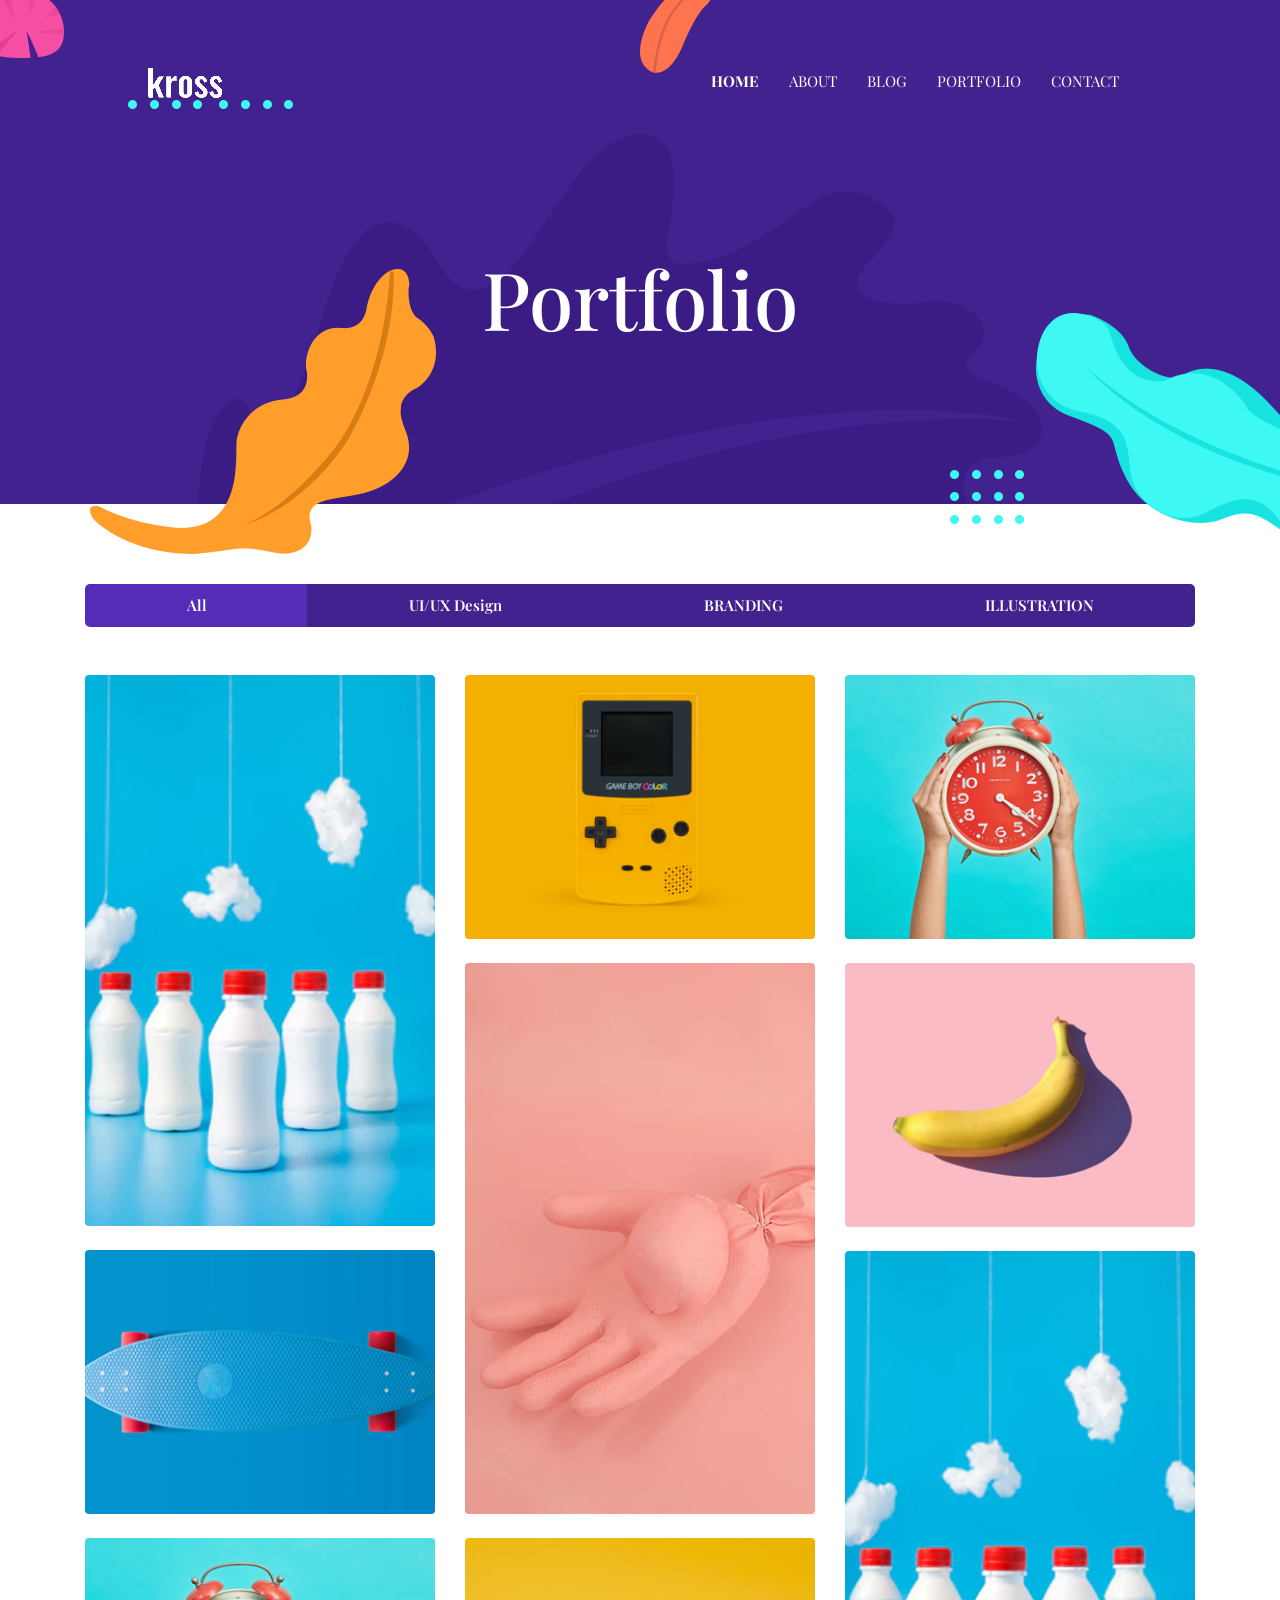
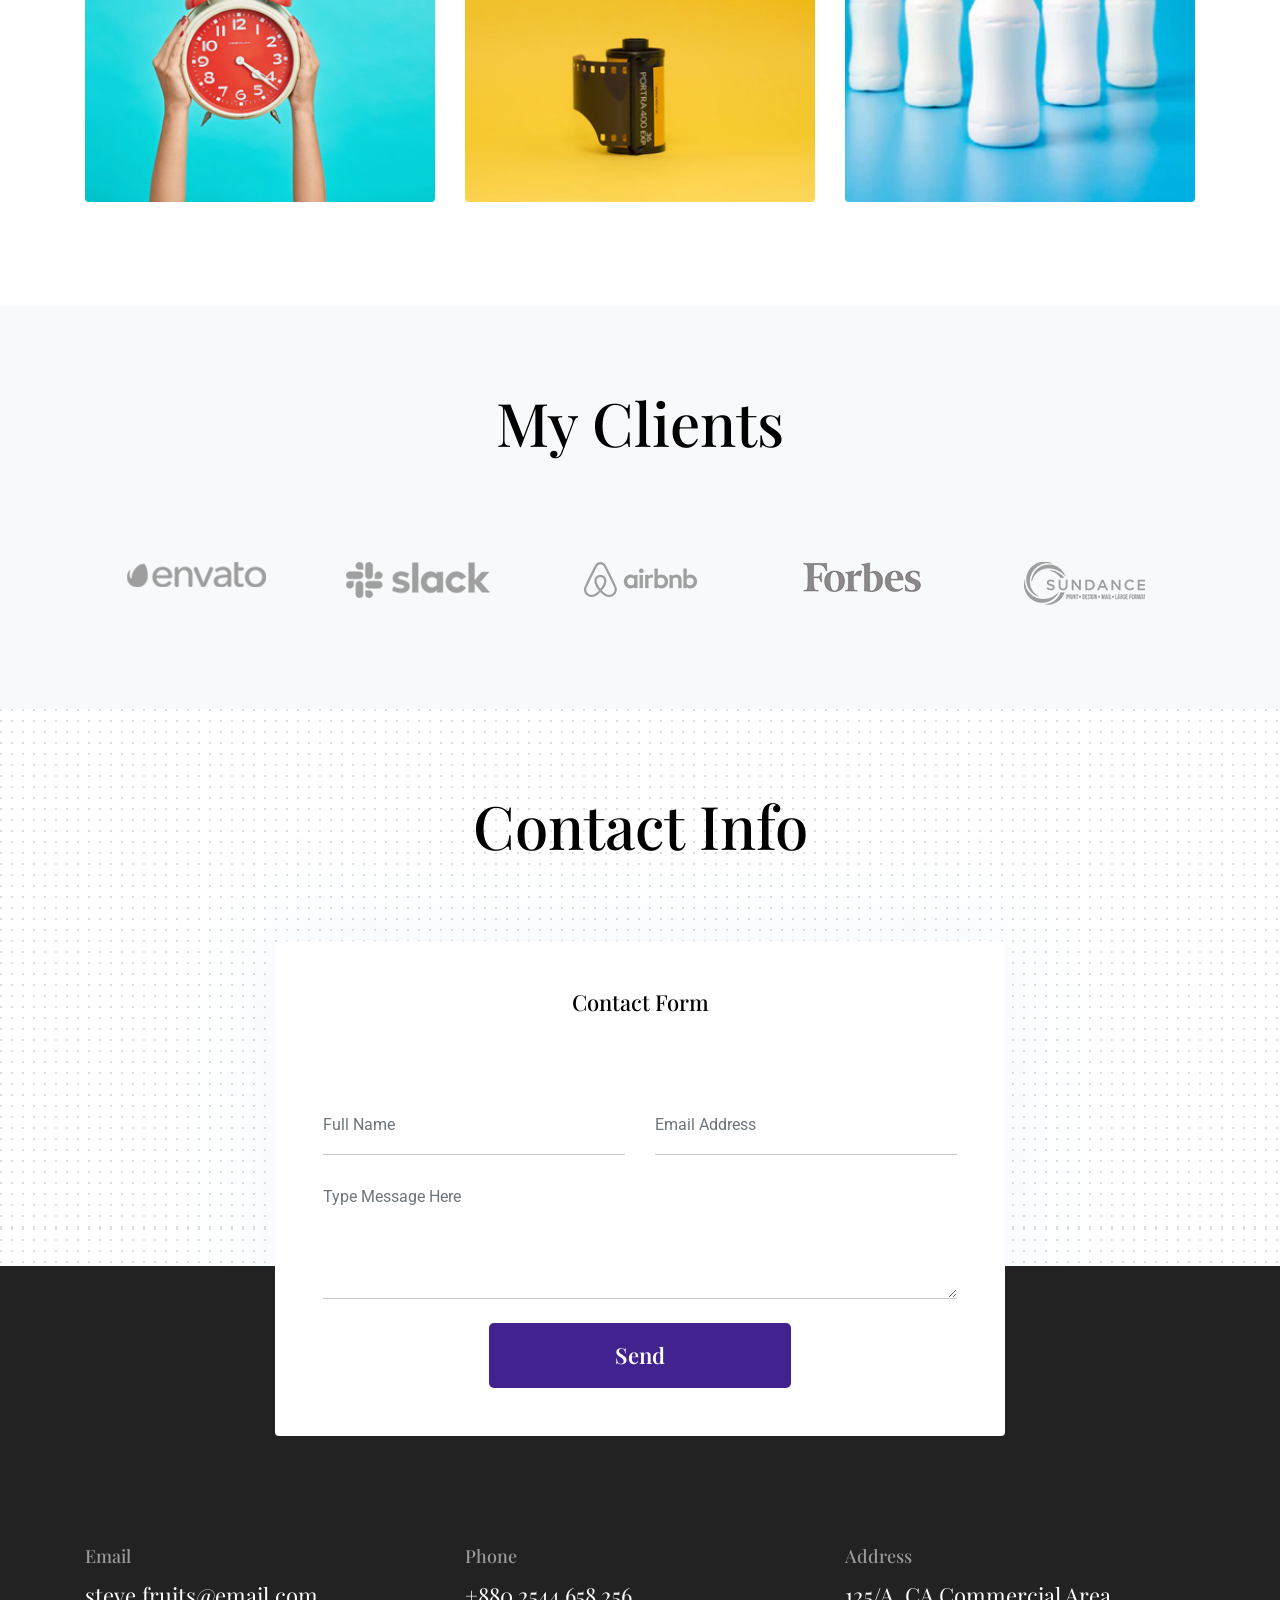
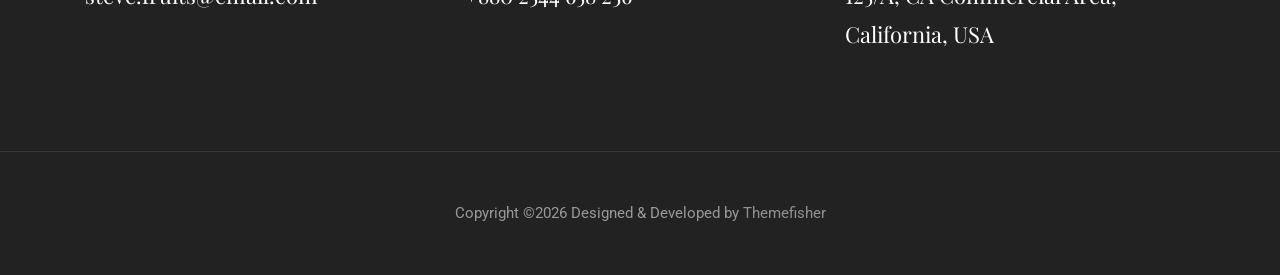
<file: kross-bootstrap-main/theme/portfolio.html>
<!DOCTYPE html>

<!--
 // WEBSITE: https://themefisher.com
 // TWITTER: https://twitter.com/themefisher
 // FACEBOOK: https://www.facebook.com/themefisher
 // GITHUB: https://github.com/themefisher/
-->

<html lang="en">
<head>

  <!-- Basic Page Needs
  ================================================== -->
  <meta charset="utf-8">
  <title>Kross - Creative Portfolio Template</title>

  <!-- Mobile Specific Metas
  ================================================== -->
  <meta http-equiv="X-UA-Compatible" content="IE=edge">
  <meta name="description" content="Creative Portfolio Template">
  <meta name="viewport" content="width=device-width, initial-scale=1.0, maximum-scale=5.0">
  <meta name="author" content="Themefisher">
  <meta name="generator" content="Themefisher Kross Template v1.0">
  <!-- Favicon -->
  <link rel="shortcut icon" type="image/x-icon" href="images/favicon.png" />
  
  <!-- ** Plugins Needed for the Project ** -->
  <!-- Bootstrap -->
  <link rel="stylesheet" href="plugins/bootstrap/bootstrap.min.css">
  <!-- slick slider -->
  <link rel="stylesheet" href="plugins/slick/slick.css">
  <!-- themefy-icon -->
  <link rel="stylesheet" href="plugins/themify-icons/themify-icons.css">

  <!-- Main Stylesheet -->
  <link href="css/style.css" rel="stylesheet">

</head>
<body>
  

<header class="navigation fixed-top">
  <nav class="navbar navbar-expand-lg navbar-dark">
    <a class="navbar-brand font-tertiary h3" href="index.html"><img src="images/logo.png" alt="Myself"></a>
    <button class="navbar-toggler" type="button" data-toggle="collapse" data-target="#navigation"
      aria-controls="navigation" aria-expanded="false" aria-label="Toggle navigation">
      <span class="navbar-toggler-icon"></span>
    </button>

    <div class="collapse navbar-collapse text-center" id="navigation">
      <ul class="navbar-nav ml-auto">
        <li class="nav-item active">
          <a class="nav-link" href="index.html">Home</a>
        </li>
        <li class="nav-item">
          <a class="nav-link" href="about.html">about</a>
        </li>
        <li class="nav-item">
          <a class="nav-link" href="blog.html">Blog</a>
        </li>
        <li class="nav-item">
          <a class="nav-link" href="portfolio.html">Portfolio</a>
        </li>
        <li class="nav-item">
          <a class="nav-link" href="contact.html">Contact</a>
        </li>
      </ul>
    </div>
  </nav>
</header>

<!-- page title -->
<section class="page-title bg-primary position-relative">
  <div class="container">
    <div class="row">
      <div class="col-12 text-center">
        <h1 class="text-white font-tertiary">Portfolio</h1>
      </div>
    </div>
  </div>
  <!-- background shapes -->
  <img src="images/illustrations/page-title.png" alt="illustrations" class="bg-shape-1 w-100">
  <img src="images/illustrations/leaf-pink-round.png" alt="illustrations" class="bg-shape-2">
  <img src="images/illustrations/dots-cyan.png" alt="illustrations" class="bg-shape-3">
  <img src="images/illustrations/leaf-orange.png" alt="illustrations" class="bg-shape-4">
  <img src="images/illustrations/leaf-yellow.png" alt="illustrations" class="bg-shape-5">
  <img src="images/illustrations/dots-group-cyan.png" alt="illustrations" class="bg-shape-6">
  <img src="images/illustrations/leaf-cyan-lg.png" alt="illustrations" class="bg-shape-7">
</section>
<!-- /page title -->

<!-- portfolio -->
<section class="section">
  <div class="container">
    <div class="row mb-5">
      <div class="col-12">
        <div class="btn-group btn-group-toggle justify-content-center d-flex" data-toggle="buttons">
          <label class="btn btn-sm btn-primary active">
            <input type="radio" name="shuffle-filter" value="all" checked="checked" />All
          </label>
          <label class="btn btn-sm btn-primary">
            <input type="radio" name="shuffle-filter" value="design" />UI/UX Design
          </label>
          <label class="btn btn-sm btn-primary">
            <input type="radio" name="shuffle-filter" value="branding" />BRANDING
          </label>
          <label class="btn btn-sm btn-primary">
            <input type="radio" name="shuffle-filter" value="illustration" />ILLUSTRATION
          </label>
        </div>
      </div>
    </div>
    <div class="row shuffle-wrapper">
      <div class="col-lg-4 col-6 mb-4 shuffle-item" data-groups="[&quot;design&quot;,&quot;illustration&quot;]">
        <div class="position-relative rounded hover-wrapper">
          <img src="images/portfolio/item-1.png" alt="portfolio-image" class="img-fluid rounded w-100 d-block">
          <div class="hover-overlay">
            <div class="hover-content">
              <a class="btn btn-light btn-sm" href="#!">view project</a>
            </div>
          </div>
        </div>
      </div>
      <div class="col-lg-4 col-6 mb-4 shuffle-item" data-groups="[&quot;branding&quot;]">
        <div class="position-relative rounded hover-wrapper">
          <img src="images/portfolio/item-2.png" alt="portfolio-image" class="img-fluid rounded w-100 d-block">
          <div class="hover-overlay">
            <div class="hover-content">
              <a class="btn btn-light btn-sm" href="#!">view project</a>
            </div>
          </div>
        </div>
      </div>
      <div class="col-lg-4 col-6 mb-4 shuffle-item" data-groups="[&quot;illustration&quot;]">
        <div class="position-relative rounded hover-wrapper">
          <img src="images/portfolio/item-3.png" alt="portfolio-image" class="img-fluid rounded w-100 d-block">
          <div class="hover-overlay">
            <div class="hover-content">
              <a class="btn btn-light btn-sm" href="#!">view project</a>
            </div>
          </div>
        </div>
      </div>
      <div class="col-lg-4 col-6 mb-4 shuffle-item" data-groups="[&quot;design&quot;,&quot;branding&quot;]">
        <div class="position-relative rounded hover-wrapper">
          <img src="images/portfolio/item-6.png" alt="portfolio-image" class="img-fluid rounded w-100 d-block">
          <div class="hover-overlay">
            <div class="hover-content">
              <a class="btn btn-light btn-sm" href="#!">view project</a>
            </div>
          </div>
        </div>
      </div>
      <div class="col-lg-4 col-6 mb-4 shuffle-item" data-groups="[&quot;illustration&quot;]">
        <div class="position-relative rounded hover-wrapper">
          <img src="images/portfolio/item-8.png" alt="portfolio-image" class="img-fluid rounded w-100 d-block">
          <div class="hover-overlay">
            <div class="hover-content">
              <a class="btn btn-light btn-sm" href="#!">view project</a>
            </div>
          </div>
        </div>
      </div>
      <div class="col-lg-4 col-6 mb-4 shuffle-item" data-groups="[&quot;design&quot;]">
        <div class="position-relative rounded hover-wrapper">
          <img src="images/portfolio/item-5.png" alt="portfolio-image" class="img-fluid rounded w-100 d-block">
          <div class="hover-overlay">
            <div class="hover-content">
              <a class="btn btn-light btn-sm" href="#!">view project</a>
            </div>
          </div>
        </div>
      </div>
      <div class="col-lg-4 col-6 mb-4 shuffle-item" data-groups="[&quot;branding&quot;]">
        <div class="position-relative rounded hover-wrapper">
          <img src="images/portfolio/item-1.png" alt="portfolio-image" class="img-fluid rounded w-100 d-block">
          <div class="hover-overlay">
            <div class="hover-content">
              <a class="btn btn-light btn-sm" href="#!">view project</a>
            </div>
          </div>
        </div>
      </div>
      <div class="col-lg-4 col-6 mb-4 shuffle-item" data-groups="[&quot;design&quot;,&quot;illustration&quot;,&quot;branding&quot;]">
        <div class="position-relative rounded hover-wrapper">
          <img src="images/portfolio/item-3.png" alt="portfolio-image" class="img-fluid rounded w-100 d-block">
          <div class="hover-overlay">
            <div class="hover-content">
              <a class="btn btn-light btn-sm" href="#!">view project</a>
            </div>
          </div>
        </div>
      </div>
      <div class="col-lg-4 col-6 mb-4 shuffle-item illustration" data-groups="[&quot;illustration&quot;]">
        <div class="position-relative rounded hover-wrapper">
          <img src="images/portfolio/item-7.png" alt="portfolio-image" class="img-fluid rounded w-100 d-block">
          <div class="hover-overlay">
            <div class="hover-content">
              <a class="btn btn-light btn-sm" href="#!">view project</a>
            </div>
          </div>
        </div>
      </div>
    </div>
  </div>
</section>
<!-- /portfolio -->

<!-- clients -->
<section class="section bg-light">
  <div class="container">
    <div class="row">
      <div class="col-12 text-center">
        <h2 class="section-title">My Clients</h2>
      </div>
    </div>
    <div class="row">
      <div class="col-12">
        <div class="client-logo-slider d-flex align-items-center">
          <a href="contact.html" class="text-center d-block outline-0 p-4"><img class="d-unset img-fluid"
              src="images/clients-logo/client-logo-1.png" alt="client-logo"></a>
          <a href="contact.html" class="text-center d-block outline-0 p-4"><img class="d-unset img-fluid"
              src="images/clients-logo/client-logo-2.png" alt="client-logo"></a>
          <a href="contact.html" class="text-center d-block outline-0 p-4"><img class="d-unset img-fluid"
              src="images/clients-logo/client-logo-3.png" alt="client-logo"></a>
          <a href="contact.html" class="text-center d-block outline-0 p-4"><img class="d-unset img-fluid"
              src="images/clients-logo/client-logo-4.png" alt="client-logo"></a>
          <a href="contact.html" class="text-center d-block outline-0 p-4"><img class="d-unset img-fluid"
              src="images/clients-logo/client-logo-5.png" alt="client-logo"></a>
          <a href="contact.html" class="text-center d-block outline-0 p-4"><img class="d-unset img-fluid"
              src="images/clients-logo/client-logo-1.png" alt="client-logo"></a>
          <a href="contact.html" class="text-center d-block outline-0 p-4"><img class="d-unset img-fluid"
              src="images/clients-logo/client-logo-2.png" alt="client-logo"></a>
          <a href="contact.html" class="text-center d-block outline-0 p-4"><img class="d-unset img-fluid"
              src="images/clients-logo/client-logo-3.png" alt="client-logo"></a>
          <a href="contact.html" class="text-center d-block outline-0 p-4"><img class="d-unset img-fluid"
              src="images/clients-logo/client-logo-4.png" alt="client-logo"></a>
          <a href="contact.html" class="text-center d-block outline-0 p-4"><img class="d-unset img-fluid"
              src="images/clients-logo/client-logo-5.png" alt="client-logo"></a>
        </div>
      </div>
    </div>
  </div>
</section>
<!-- /clients -->

<!-- contact -->
<section class="section section-on-footer" data-background="images/backgrounds/bg-dots.png">
  <div class="container">
    <div class="row">
      <div class="col-12 text-center">
        <h2 class="section-title">Contact Info</h2>
      </div>
      <div class="col-lg-8 mx-auto">
        <div class="bg-white rounded text-center p-5 shadow-down">
          <h4 class="mb-80">Contact Form</h4>
          <form action="#" class="row">
            <div class="col-md-6">
              <input type="text" id="name" name="name" placeholder="Full Name" class="form-control px-0 mb-4" required>
            </div>
            <div class="col-md-6">
              <input type="email" id="email" name="email" placeholder="Email Address" class="form-control px-0 mb-4" required>
            </div>
            <div class="col-12">
              <textarea name="message" id="message" class="form-control px-0 mb-4"
                placeholder="Type Message Here" required></textarea>
            </div>
            <div class="col-lg-6 col-10 mx-auto">
              <button class="btn btn-primary w-100">send</button>
            </div>
          </form>
        </div>
      </div>
    </div>
  </div>
</section>
<!-- /contact -->

<!-- footer -->
<footer class="bg-dark footer-section">
  <div class="section">
    <div class="container">
      <div class="row">
        <div class="col-md-4">
          <h5 class="text-light">Email</h5>
          <p class="text-white paragraph-lg font-secondary">steve.fruits@email.com</p>
        </div>
        <div class="col-md-4">
          <h5 class="text-light">Phone</h5>
          <p class="text-white paragraph-lg font-secondary">+880 2544 658 256</p>
        </div>
        <div class="col-md-4">
          <h5 class="text-light">Address</h5>
          <p class="text-white paragraph-lg font-secondary">125/A, CA Commercial Area, California, USA</p>
        </div>
      </div>
    </div>
  </div>
  <div class="border-top text-center border-dark py-5">
    <p class="mb-0 text-light">Copyright &copy;<script>
        var CurrentYear = new Date().getFullYear()
        document.write(CurrentYear)
      </script> Designed &amp; Developed by <a class="text-white-50" href="Themefisher">Themefisher</a></p>
  </div>
</footer>
<!-- /footer -->

<!-- jQuery -->
<script src="plugins/jQuery/jquery.min.js"></script>
<!-- Bootstrap JS -->
<script src="plugins/bootstrap/bootstrap.min.js"></script>
<!-- slick slider -->
<script src="plugins/slick/slick.min.js"></script>
<!-- filter -->
<script src="plugins/shuffle/shuffle.min.js"></script>

<!-- Main Script -->
<script src="js/script.js"></script>

</body>
</html>
</file>
<file: plugins/themify-icons/themify-icons.css>
@font-face{font-family:themify;src:url(fonts/themify.eot?-fvbane);src:url(fonts/themify.eot?#iefix-fvbane) format('embedded-opentype'),url(fonts/themify.woff?-fvbane) format('woff'),url(fonts/themify.ttf?-fvbane) format('truetype'),url(fonts/themify.svg?-fvbane#themify) format('svg');font-weight:400;font-style:normal}[class*=" ti-"],[class^=ti-]{font-family:themify;speak:none;font-style:normal;font-weight:400;font-variant:normal;text-transform:none;line-height:1;-webkit-font-smoothing:antialiased;-moz-osx-font-smoothing:grayscale}.ti-wand:before{content:"\e600"}.ti-volume:before{content:"\e601"}.ti-user:before{content:"\e602"}.ti-unlock:before{content:"\e603"}.ti-unlink:before{content:"\e604"}.ti-trash:before{content:"\e605"}.ti-thought:before{content:"\e606"}.ti-target:before{content:"\e607"}.ti-tag:before{content:"\e608"}.ti-tablet:before{content:"\e609"}.ti-star:before{content:"\e60a"}.ti-spray:before{content:"\e60b"}.ti-signal:before{content:"\e60c"}.ti-shopping-cart:before{content:"\e60d"}.ti-shopping-cart-full:before{content:"\e60e"}.ti-settings:before{content:"\e60f"}.ti-search:before{content:"\e610"}.ti-zoom-in:before{content:"\e611"}.ti-zoom-out:before{content:"\e612"}.ti-cut:before{content:"\e613"}.ti-ruler:before{content:"\e614"}.ti-ruler-pencil:before{content:"\e615"}.ti-ruler-alt:before{content:"\e616"}.ti-bookmark:before{content:"\e617"}.ti-bookmark-alt:before{content:"\e618"}.ti-reload:before{content:"\e619"}.ti-plus:before{content:"\e61a"}.ti-pin:before{content:"\e61b"}.ti-pencil:before{content:"\e61c"}.ti-pencil-alt:before{content:"\e61d"}.ti-paint-roller:before{content:"\e61e"}.ti-paint-bucket:before{content:"\e61f"}.ti-na:before{content:"\e620"}.ti-mobile:before{content:"\e621"}.ti-minus:before{content:"\e622"}.ti-medall:before{content:"\e623"}.ti-medall-alt:before{content:"\e624"}.ti-marker:before{content:"\e625"}.ti-marker-alt:before{content:"\e626"}.ti-arrow-up:before{content:"\e627"}.ti-arrow-right:before{content:"\e628"}.ti-arrow-left:before{content:"\e629"}.ti-arrow-down:before{content:"\e62a"}.ti-lock:before{content:"\e62b"}.ti-location-arrow:before{content:"\e62c"}.ti-link:before{content:"\e62d"}.ti-layout:before{content:"\e62e"}.ti-layers:before{content:"\e62f"}.ti-layers-alt:before{content:"\e630"}.ti-key:before{content:"\e631"}.ti-import:before{content:"\e632"}.ti-image:before{content:"\e633"}.ti-heart:before{content:"\e634"}.ti-heart-broken:before{content:"\e635"}.ti-hand-stop:before{content:"\e636"}.ti-hand-open:before{content:"\e637"}.ti-hand-drag:before{content:"\e638"}.ti-folder:before{content:"\e639"}.ti-flag:before{content:"\e63a"}.ti-flag-alt:before{content:"\e63b"}.ti-flag-alt-2:before{content:"\e63c"}.ti-eye:before{content:"\e63d"}.ti-export:before{content:"\e63e"}.ti-exchange-vertical:before{content:"\e63f"}.ti-desktop:before{content:"\e640"}.ti-cup:before{content:"\e641"}.ti-crown:before{content:"\e642"}.ti-comments:before{content:"\e643"}.ti-comment:before{content:"\e644"}.ti-comment-alt:before{content:"\e645"}.ti-close:before{content:"\e646"}.ti-clip:before{content:"\e647"}.ti-angle-up:before{content:"\e648"}.ti-angle-right:before{content:"\e649"}.ti-angle-left:before{content:"\e64a"}.ti-angle-down:before{content:"\e64b"}.ti-check:before{content:"\e64c"}.ti-check-box:before{content:"\e64d"}.ti-camera:before{content:"\e64e"}.ti-announcement:before{content:"\e64f"}.ti-brush:before{content:"\e650"}.ti-briefcase:before{content:"\e651"}.ti-bolt:before{content:"\e652"}.ti-bolt-alt:before{content:"\e653"}.ti-blackboard:before{content:"\e654"}.ti-bag:before{content:"\e655"}.ti-move:before{content:"\e656"}.ti-arrows-vertical:before{content:"\e657"}.ti-arrows-horizontal:before{content:"\e658"}.ti-fullscreen:before{content:"\e659"}.ti-arrow-top-right:before{content:"\e65a"}.ti-arrow-top-left:before{content:"\e65b"}.ti-arrow-circle-up:before{content:"\e65c"}.ti-arrow-circle-right:before{content:"\e65d"}.ti-arrow-circle-left:before{content:"\e65e"}.ti-arrow-circle-down:before{content:"\e65f"}.ti-angle-double-up:before{content:"\e660"}.ti-angle-double-right:before{content:"\e661"}.ti-angle-double-left:before{content:"\e662"}.ti-angle-double-down:before{content:"\e663"}.ti-zip:before{content:"\e664"}.ti-world:before{content:"\e665"}.ti-wheelchair:before{content:"\e666"}.ti-view-list:before{content:"\e667"}.ti-view-list-alt:before{content:"\e668"}.ti-view-grid:before{content:"\e669"}.ti-uppercase:before{content:"\e66a"}.ti-upload:before{content:"\e66b"}.ti-underline:before{content:"\e66c"}.ti-truck:before{content:"\e66d"}.ti-timer:before{content:"\e66e"}.ti-ticket:before{content:"\e66f"}.ti-thumb-up:before{content:"\e670"}.ti-thumb-down:before{content:"\e671"}.ti-text:before{content:"\e672"}.ti-stats-up:before{content:"\e673"}.ti-stats-down:before{content:"\e674"}.ti-split-v:before{content:"\e675"}.ti-split-h:before{content:"\e676"}.ti-smallcap:before{content:"\e677"}.ti-shine:before{content:"\e678"}.ti-shift-right:before{content:"\e679"}.ti-shift-left:before{content:"\e67a"}.ti-shield:before{content:"\e67b"}.ti-notepad:before{content:"\e67c"}.ti-server:before{content:"\e67d"}.ti-quote-right:before{content:"\e67e"}.ti-quote-left:before{content:"\e67f"}.ti-pulse:before{content:"\e680"}.ti-printer:before{content:"\e681"}.ti-power-off:before{content:"\e682"}.ti-plug:before{content:"\e683"}.ti-pie-chart:before{content:"\e684"}.ti-paragraph:before{content:"\e685"}.ti-panel:before{content:"\e686"}.ti-package:before{content:"\e687"}.ti-music:before{content:"\e688"}.ti-music-alt:before{content:"\e689"}.ti-mouse:before{content:"\e68a"}.ti-mouse-alt:before{content:"\e68b"}.ti-money:before{content:"\e68c"}.ti-microphone:before{content:"\e68d"}.ti-menu:before{content:"\e68e"}.ti-menu-alt:before{content:"\e68f"}.ti-map:before{content:"\e690"}.ti-map-alt:before{content:"\e691"}.ti-loop:before{content:"\e692"}.ti-location-pin:before{content:"\e693"}.ti-list:before{content:"\e694"}.ti-light-bulb:before{content:"\e695"}.ti-Italic:before{content:"\e696"}.ti-info:before{content:"\e697"}.ti-infinite:before{content:"\e698"}.ti-id-badge:before{content:"\e699"}.ti-hummer:before{content:"\e69a"}.ti-home:before{content:"\e69b"}.ti-help:before{content:"\e69c"}.ti-headphone:before{content:"\e69d"}.ti-harddrives:before{content:"\e69e"}.ti-harddrive:before{content:"\e69f"}.ti-gift:before{content:"\e6a0"}.ti-game:before{content:"\e6a1"}.ti-filter:before{content:"\e6a2"}.ti-files:before{content:"\e6a3"}.ti-file:before{content:"\e6a4"}.ti-eraser:before{content:"\e6a5"}.ti-envelope:before{content:"\e6a6"}.ti-download:before{content:"\e6a7"}.ti-direction:before{content:"\e6a8"}.ti-direction-alt:before{content:"\e6a9"}.ti-dashboard:before{content:"\e6aa"}.ti-control-stop:before{content:"\e6ab"}.ti-control-shuffle:before{content:"\e6ac"}.ti-control-play:before{content:"\e6ad"}.ti-control-pause:before{content:"\e6ae"}.ti-control-forward:before{content:"\e6af"}.ti-control-backward:before{content:"\e6b0"}.ti-cloud:before{content:"\e6b1"}.ti-cloud-up:before{content:"\e6b2"}.ti-cloud-down:before{content:"\e6b3"}.ti-clipboard:before{content:"\e6b4"}.ti-car:before{content:"\e6b5"}.ti-calendar:before{content:"\e6b6"}.ti-book:before{content:"\e6b7"}.ti-bell:before{content:"\e6b8"}.ti-basketball:before{content:"\e6b9"}.ti-bar-chart:before{content:"\e6ba"}.ti-bar-chart-alt:before{content:"\e6bb"}.ti-back-right:before{content:"\e6bc"}.ti-back-left:before{content:"\e6bd"}.ti-arrows-corner:before{content:"\e6be"}.ti-archive:before{content:"\e6bf"}.ti-anchor:before{content:"\e6c0"}.ti-align-right:before{content:"\e6c1"}.ti-align-left:before{content:"\e6c2"}.ti-align-justify:before{content:"\e6c3"}.ti-align-center:before{content:"\e6c4"}.ti-alert:before{content:"\e6c5"}.ti-alarm-clock:before{content:"\e6c6"}.ti-agenda:before{content:"\e6c7"}.ti-write:before{content:"\e6c8"}.ti-window:before{content:"\e6c9"}.ti-widgetized:before{content:"\e6ca"}.ti-widget:before{content:"\e6cb"}.ti-widget-alt:before{content:"\e6cc"}.ti-wallet:before{content:"\e6cd"}.ti-video-clapper:before{content:"\e6ce"}.ti-video-camera:before{content:"\e6cf"}.ti-vector:before{content:"\e6d0"}.ti-themify-logo:before{content:"\e6d1"}.ti-themify-favicon:before{content:"\e6d2"}.ti-themify-favicon-alt:before{content:"\e6d3"}.ti-support:before{content:"\e6d4"}.ti-stamp:before{content:"\e6d5"}.ti-split-v-alt:before{content:"\e6d6"}.ti-slice:before{content:"\e6d7"}.ti-shortcode:before{content:"\e6d8"}.ti-shift-right-alt:before{content:"\e6d9"}.ti-shift-left-alt:before{content:"\e6da"}.ti-ruler-alt-2:before{content:"\e6db"}.ti-receipt:before{content:"\e6dc"}.ti-pin2:before{content:"\e6dd"}.ti-pin-alt:before{content:"\e6de"}.ti-pencil-alt2:before{content:"\e6df"}.ti-palette:before{content:"\e6e0"}.ti-more:before{content:"\e6e1"}.ti-more-alt:before{content:"\e6e2"}.ti-microphone-alt:before{content:"\e6e3"}.ti-magnet:before{content:"\e6e4"}.ti-line-double:before{content:"\e6e5"}.ti-line-dotted:before{content:"\e6e6"}.ti-line-dashed:before{content:"\e6e7"}.ti-layout-width-full:before{content:"\e6e8"}.ti-layout-width-default:before{content:"\e6e9"}.ti-layout-width-default-alt:before{content:"\e6ea"}.ti-layout-tab:before{content:"\e6eb"}.ti-layout-tab-window:before{content:"\e6ec"}.ti-layout-tab-v:before{content:"\e6ed"}.ti-layout-tab-min:before{content:"\e6ee"}.ti-layout-slider:before{content:"\e6ef"}.ti-layout-slider-alt:before{content:"\e6f0"}.ti-layout-sidebar-right:before{content:"\e6f1"}.ti-layout-sidebar-none:before{content:"\e6f2"}.ti-layout-sidebar-left:before{content:"\e6f3"}.ti-layout-placeholder:before{content:"\e6f4"}.ti-layout-menu:before{content:"\e6f5"}.ti-layout-menu-v:before{content:"\e6f6"}.ti-layout-menu-separated:before{content:"\e6f7"}.ti-layout-menu-full:before{content:"\e6f8"}.ti-layout-media-right-alt:before{content:"\e6f9"}.ti-layout-media-right:before{content:"\e6fa"}.ti-layout-media-overlay:before{content:"\e6fb"}.ti-layout-media-overlay-alt:before{content:"\e6fc"}.ti-layout-media-overlay-alt-2:before{content:"\e6fd"}.ti-layout-media-left-alt:before{content:"\e6fe"}.ti-layout-media-left:before{content:"\e6ff"}.ti-layout-media-center-alt:before{content:"\e700"}.ti-layout-media-center:before{content:"\e701"}.ti-layout-list-thumb:before{content:"\e702"}.ti-layout-list-thumb-alt:before{content:"\e703"}.ti-layout-list-post:before{content:"\e704"}.ti-layout-list-large-image:before{content:"\e705"}.ti-layout-line-solid:before{content:"\e706"}.ti-layout-grid4:before{content:"\e707"}.ti-layout-grid3:before{content:"\e708"}.ti-layout-grid2:before{content:"\e709"}.ti-layout-grid2-thumb:before{content:"\e70a"}.ti-layout-cta-right:before{content:"\e70b"}.ti-layout-cta-left:before{content:"\e70c"}.ti-layout-cta-center:before{content:"\e70d"}.ti-layout-cta-btn-right:before{content:"\e70e"}.ti-layout-cta-btn-left:before{content:"\e70f"}.ti-layout-column4:before{content:"\e710"}.ti-layout-column3:before{content:"\e711"}.ti-layout-column2:before{content:"\e712"}.ti-layout-accordion-separated:before{content:"\e713"}.ti-layout-accordion-merged:before{content:"\e714"}.ti-layout-accordion-list:before{content:"\e715"}.ti-ink-pen:before{content:"\e716"}.ti-info-alt:before{content:"\e717"}.ti-help-alt:before{content:"\e718"}.ti-headphone-alt:before{content:"\e719"}.ti-hand-point-up:before{content:"\e71a"}.ti-hand-point-right:before{content:"\e71b"}.ti-hand-point-left:before{content:"\e71c"}.ti-hand-point-down:before{content:"\e71d"}.ti-gallery:before{content:"\e71e"}.ti-face-smile:before{content:"\e71f"}.ti-face-sad:before{content:"\e720"}.ti-credit-card:before{content:"\e721"}.ti-control-skip-forward:before{content:"\e722"}.ti-control-skip-backward:before{content:"\e723"}.ti-control-record:before{content:"\e724"}.ti-control-eject:before{content:"\e725"}.ti-comments-smiley:before{content:"\e726"}.ti-brush-alt:before{content:"\e727"}.ti-youtube:before{content:"\e728"}.ti-vimeo:before{content:"\e729"}.ti-twitter:before{content:"\e72a"}.ti-time:before{content:"\e72b"}.ti-tumblr:before{content:"\e72c"}.ti-skype:before{content:"\e72d"}.ti-share:before{content:"\e72e"}.ti-share-alt:before{content:"\e72f"}.ti-rocket:before{content:"\e730"}.ti-pinterest:before{content:"\e731"}.ti-new-window:before{content:"\e732"}.ti-microsoft:before{content:"\e733"}.ti-list-ol:before{content:"\e734"}.ti-linkedin:before{content:"\e735"}.ti-layout-sidebar-2:before{content:"\e736"}.ti-layout-grid4-alt:before{content:"\e737"}.ti-layout-grid3-alt:before{content:"\e738"}.ti-layout-grid2-alt:before{content:"\e739"}.ti-layout-column4-alt:before{content:"\e73a"}.ti-layout-column3-alt:before{content:"\e73b"}.ti-layout-column2-alt:before{content:"\e73c"}.ti-instagram:before{content:"\e73d"}.ti-google:before{content:"\e73e"}.ti-github:before{content:"\e73f"}.ti-flickr:before{content:"\e740"}.ti-facebook:before{content:"\e741"}.ti-dropbox:before{content:"\e742"}.ti-dribbble:before{content:"\e743"}.ti-apple:before{content:"\e744"}.ti-android:before{content:"\e745"}.ti-save:before{content:"\e746"}.ti-save-alt:before{content:"\e747"}.ti-yahoo:before{content:"\e748"}.ti-wordpress:before{content:"\e749"}.ti-vimeo-alt:before{content:"\e74a"}.ti-twitter-alt:before{content:"\e74b"}.ti-tumblr-alt:before{content:"\e74c"}.ti-trello:before{content:"\e74d"}.ti-stack-overflow:before{content:"\e74e"}.ti-soundcloud:before{content:"\e74f"}.ti-sharethis:before{content:"\e750"}.ti-sharethis-alt:before{content:"\e751"}.ti-reddit:before{content:"\e752"}.ti-pinterest-alt:before{content:"\e753"}.ti-microsoft-alt:before{content:"\e754"}.ti-linux:before{content:"\e755"}.ti-jsfiddle:before{content:"\e756"}.ti-joomla:before{content:"\e757"}.ti-html5:before{content:"\e758"}.ti-flickr-alt:before{content:"\e759"}.ti-email:before{content:"\e75a"}.ti-drupal:before{content:"\e75b"}.ti-dropbox-alt:before{content:"\e75c"}.ti-css3:before{content:"\e75d"}.ti-rss:before{content:"\e75e"}.ti-rss-alt:before{content:"\e75f"}
</file>
<file: css/style.css>
/**
 * WEBSITE: https://themefisher.com
 * TWITTER: https://twitter.com/themefisher
 * FACEBOOK: https://www.facebook.com/themefisher
 * GITHUB: https://github.com/themefisher/
 */

/*  typography */
@import url("https://fonts.googleapis.com/css?family=Playfair+Display:700|Roboto:400");
body {
  line-height: 1.2;
  font-family: "Roboto", sans-serif;
  -webkit-font-smoothing: antialiased;
  font-size: 15px;
  color: #4c4c4c;
}

p, .paragraph {
  font-weight: 400;
  color: #4c4c4c;
  font-size: 15px;
  line-height: 1.8;
  font-family: "Roboto", sans-serif;
}
p-lg, .paragraph-lg {
  font-size: 22px;
}

h1, h2, h3, h4, h5, h6 {
  color: #000;
  font-family: "Playfair Display", serif;
  line-height: 1.2;
}

h1, .h1 {
  font-size: 80px;
}
@media (max-width: 991px) {
  h1, .h1 {
    font-size: 65px;
  }
}

h2, .h2 {
  font-size: 60px;
}
@media (max-width: 991px) {
  h2, .h2 {
    font-size: 50px;
  }
}

h3, .h3 {
  font-size: 40px;
}

h4, .h4 {
  font-size: 22px;
}

h5, .h5 {
  font-size: 18px;
}

h6, .h6 {
  font-size: 14px;
}

/* Button style */
.btn {
  font-size: 22px;
  font-family: "Playfair Display", serif;
  text-transform: capitalize;
  padding: 16px 44px;
  border-radius: 5px;
  font-weight: 600;
  border: 0;
  position: relative;
  z-index: 1;
  transition: 0.2s ease;
}
.btn:focus {
  outline: 0;
  box-shadow: none !important;
}
.btn:active {
  box-shadow: none;
}
.btn-sm {
  font-size: 15px;
  padding: 10px 30px;
}
.btn-xs {
  padding: 5px 10px;
  font-size: 15px;
}

.btn-primary {
  background: #41228e;
  color: #fff;
}
.btn-primary:active {
  background: #542cb7 !important;
}
.btn-primary:hover {
  background: #542cb7;
}
.btn-primary.focus, .btn-primary.active {
  background: #542cb7 !important;
  box-shadow: none !important;
}

.btn-transparent {
  background: transparent;
  color: #41228e;
  font-weight: bold;
}
.btn-transparent:active, .btn-transparent:hover {
  color: #41228e;
}

body {
  background-color: #fff;
  overflow-x: hidden;
}

::-moz-selection {
  background: #542cb7;
  color: #fff;
}

::selection {
  background: #542cb7;
  color: #fff;
}

/* preloader */
.preloader {
  position: fixed;
  top: 0;
  left: 0;
  right: 0;
  bottom: 0;
  background-color: #fff;
  z-index: 999;
  display: flex;
  align-items: center;
  justify-content: center;
}

ol,
ul {
  list-style-type: none;
  margin: 0px;
}

img {
  vertical-align: middle;
  border: 0;
}

a,
a:hover,
a:focus {
  text-decoration: none;
}

a,
button,
select {
  cursor: pointer;
  transition: 0.2s ease;
}
a:focus,
button:focus,
select:focus {
  outline: 0;
}

a.text-dark:hover {
  color: #41228e !important;
}

a:hover {
  color: #41228e;
}

.slick-slide {
  outline: 0;
}

.section {
  padding-top: 80px;
  padding-bottom: 80px;
}
.section-title {
  margin-bottom: 80px;
  font-family: "Playfair Display", serif;
}

.bg-cover {
  background-size: cover;
  background-position: center center;
  background-repeat: no-repeat;
}

/* overlay */
.overlay {
  position: relative;
}
.overlay::before {
  position: absolute;
  content: "";
  height: 100%;
  width: 100%;
  top: 0;
  left: 0;
  background: #000;
  opacity: 0.5;
}

.outline-0 {
  outline: 0 !important;
}

.d-unset {
  display: unset !important;
}

.bg-primary {
  background: #41228e !important;
}

.bg-gray {
  background: #eaeaea !important;
}

.bg-light {
  background: #777777;
}

.text-primary {
  color: #41228e !important;
}

.text-color {
  color: #4c4c4c;
}

.text-dark {
  color: #000 !important;
}

.text-light {
  color: #999999 !important;
}

.mb-10 {
  margin-bottom: 10px !important;
}

.mb-20 {
  margin-bottom: 20px !important;
}

.mb-30 {
  margin-bottom: 30px !important;
}

.mb-40 {
  margin-bottom: 40px !important;
}

.mb-50 {
  margin-bottom: 50px !important;
}

.mb-60 {
  margin-bottom: 60px !important;
}

.mb-70 {
  margin-bottom: 70px !important;
}

.mb-80 {
  margin-bottom: 80px !important;
}

.mb-90 {
  margin-bottom: 90px !important;
}

.mb-100 {
  margin-bottom: 100px !important;
}

.zindex-1 {
  z-index: 1;
}

.rounded-lg {
  border-radius: 15px;
}

.overflow-hidden {
  overflow: hidden;
}

.font-secondary {
  font-family: "Playfair Display", serif !important;
}

.font-tertiary {
  font-family: "Playfair Display", serif !important;
}

.shadow {
  box-shadow: 0px 18px 39.1px 6.9px rgba(224, 241, 255, 0.34) !important;
}

.bg-dark {
  background-color: #222222 !important;
}

/* icon */
.icon {
  font-size: 45px;
}

.icon-bg {
  height: 100px;
  width: 100px;
  line-height: 100px;
  text-align: center;
}

.icon-light {
  color: #c8d5ef;
}

/* /icon */
/* slick slider */
.slick-dots {
  text-align: center;
  padding-left: 0;
}
.slick-dots li {
  display: inline-block;
  margin: 2px;
}
.slick-dots li.slick-active button {
  background: #fff;
  width: 25px;
}
.slick-dots li button {
  height: 6px;
  width: 12px;
  background: rgba(255, 255, 255, 0.5);
  color: transparent;
  border-radius: 10px;
  overflow: hidden;
  transition: 0.2s ease;
  border: 0;
}

/* /slick slider */
/* form */
.form-control {
  border: 0;
  border-radius: 0;
  border-bottom: 1px solid #c7c7c7;
  height: 60px;
}
.form-control:focus {
  border-color: #41228e;
  outline: 0;
  box-shadow: none !important;
}

textarea.form-control {
  height: 120px;
}

/* /form */
/* card */
.card {
  border: 0;
}
.card-header {
  border: 0;
}
.card-footer {
  border: 0;
}

/* /card */
.navigation {
  padding: 40px 130px;
  transition: 0.3s ease;
}
.navigation.nav-bg {
  background-color: #41228e;
  padding: 15px 100px;
}
@media (max-width: 991px) {
  .navigation.nav-bg {
    padding: 15px 20px;
  }
}
@media (max-width: 991px) {
  .navigation {
    padding: 20px;
    background: #41228e;
  }
}

.navbar .nav-item .nav-link {
  font-family: "Nanum Gothic", sans-serif;
  font-weight:400 ;
  text-transform: uppercase;
  padding: 15px;
}
.navbar .nav-item.active {
  font-weight: bold;
}

.navbar-dark .navbar-nav .nav-link {
  color: #fff;
}

.hero-area {
  padding: 300px 0 200px;
  position: relative;
}
@media (max-width: 767px) {
  .hero-area {
    padding: 250px 0 150px;
    overflow: hidden;
  }
}
.hero-area h1, .hero-area h2, .hero-area h5 {
  position: relative;
  z-index: 2;
}

.layer {
  position: absolute;
  z-index: 1;
}

#l1 {
  bottom: 0;
  left: 0;
}

#l2 {
  top: 190px;
  left: -250px;
}

#l3 {
  top: 200px;
  left: 40%;
}

#l4 {
  top: 200px;
  right: 40%;
}

#l5 {
  top: 100px;
  right: -150px;
}

#l6 {
  bottom: -20px;
  left: 10%;
}

#l7 {
  bottom: 100px;
  left: 20%;
}

#l8 {
  bottom: 160px;
  right: 45%;
}

#l9 {
  bottom: 100px;
  right: -10px;
}

.layer-bg {
  position: absolute;
  bottom: 0;
  left: 0;
}

/* skills */
.progress-wrapper {
  height: 130px;
  overflow: hidden;
}

.wave {
  position: absolute;
  width: 100%;
  height: 100%;
}
.wave::before, .wave::after {
  content: "";
  position: absolute;
  width: 800px;
  height: 800px;
  bottom: 0;
  left: 50%;
  background-color: rgba(255, 255, 255, 0.4);
  border-radius: 45%;
  transform: translateX(-50%) rotate(0);
  -webkit-animation: rotate 6s linear infinite;
          animation: rotate 6s linear infinite;
  z-index: 10;
}
.wave::after {
  border-radius: 47%;
  background-color: rgba(255, 255, 255, 0.9);
  transform: translateX(-50%) rotate(0);
  -webkit-animation: rotate 10s linear -5s infinite;
          animation: rotate 10s linear -5s infinite;
  z-index: 20;
}

@-webkit-keyframes rotate {
  50% {
    transform: translateX(-50%) rotate(180deg);
  }
  100% {
    transform: translateX(-50%) rotate(360deg);
  }
}

@keyframes rotate {
  50% {
    transform: translateX(-50%) rotate(180deg);
  }
  100% {
    transform: translateX(-50%) rotate(360deg);
  }
}
/* /skills */
/* education */
.edu-bg-image {
  position: absolute;
  left: 0;
  top: -300px;
  z-index: -1;
}

/* /education */
/* service */
.hover-bg-primary {
  transition: 0.3s ease;
}
.hover-bg-primary:hover {
  background: #41228e;
}
.hover-bg-primary:hover * {
  color: #fff;
}

.active-bg-primary {
  transition: 0.3s ease;
  background: #41228e;
}
.active-bg-primary * {
  color: #fff;
}

.hover-shadow {
  transition: 0.2s ease;
}
.hover-shadow:hover {
  box-shadow: 0px 18px 40px 8px rgba(224, 241, 255, 0.54) !important;
}

/* /service */
/* portfolio */
.hover-wrapper {
  overflow: hidden;
}
.hover-wrapper img {
  transition: 0.3s ease;
  transform: scale(1.1);
}
.hover-wrapper:hover img {
  transform: scale(1);
}
.hover-wraper:hover .hover-overlay {
  opacity: 1;
  visibility: visible;
}

.hover-overlay {
  position: absolute;
  height: 100%;
  width: 100%;
  border-radius: inherit;
  top: 0;
  left: 0;
  background: rgba(0, 0, 0, 0.3);
  opacity: 0;
  /* visibility: hidden; */
  transition: 0.3s ease;
}

.hover-content {
  position: absolute;
  top: 50%;
  transform: translateY(-50%);
  left: 0;
  right: 0;
  text-align: center;
}

/* /portfolio */
/* testimonial */
.testimonial-content strong {
  color: #2bfdff;
  font-weight: normal;
}

.testimonial-bg-shapes .container {
  position: relative;
  z-index: 1;
}
.testimonial-bg-shapes .bg-map {
  position: absolute;
  left: 50%;
  top: 50%;
  transform: translate(-50%, -50%);
}
.testimonial-bg-shapes .bg-shape-1 {
  position: absolute;
  left: 100px;
  top: -50px;
}
.testimonial-bg-shapes .bg-shape-2 {
  position: absolute;
  right: 150px;
  top: 50px;
}
.testimonial-bg-shapes .bg-shape-3 {
  position: absolute;
  right: 50px;
  top: 200px;
}
.testimonial-bg-shapes .bg-shape-4 {
  position: absolute;
  left: 100px;
  bottom: 200px;
}
.testimonial-bg-shapes .bg-shape-5 {
  position: absolute;
  right: 200px;
  bottom: -50px;
}

/* /testimonial */
/* footer */
.footer-section {
  padding-top: 200px;
}

.section-on-footer {
  margin-bottom: -250px;
}

.shadow-down {
  position: relative;
}
.shadow-down::before {
  position: absolute;
  content: "";
  box-shadow: 0px 0px 80.75px 14.25px rgba(224, 241, 255, 0.34);
  height: 100%;
  width: 100%;
  left: 0;
  top: 0;
  z-index: -1;
}

/* /footer */
.card-lg {
  flex-direction: row-reverse;
  align-items: center;
}
@media (max-width: 991px) {
  .card-lg {
    flex-direction: column;
  }
}

blockquote {
  display: inline-block;
  padding: 20px 25px;
  background: #eaeaea;
  border-left: 3px solid #41228e;
  font-style: italic;
  font-size: 22px;
  line-height: 1.7;
}

.content * {
  margin-bottom: 20px;
}
.content strong {
  font-family: "Playfair Display", serif;
  font-size: 22px;
  font-weight: normal;
  color: #000;
  display: inherit;
  line-height: 1.5;
}

.page-title-alt {
  padding: 350px 0 70px;
}

.border-thick {
  border: 10px solid;
}

.drag-lg-top {
  margin-top: -230px;
}
@media (max-width: 991px) {
  .drag-lg-top {
    margin-top: 0;
  }
}

.page-title-alt .container {
  position: relative;
  z-index: 1;
}
.page-title-alt .bg-shape-1 {
  position: absolute;
  left: 0;
  top: 0;
  height: 100%;
}
.page-title-alt .bg-shape-2 {
  position: absolute;
  left: 70px;
  top: 100px;
}
.page-title-alt .bg-shape-3 {
  position: absolute;
  left: 30%;
  top: 50px;
  transform: rotate(180deg);
}
.page-title-alt .bg-shape-4 {
  position: absolute;
  left: 100px;
  bottom: 100px;
}
.page-title-alt .bg-shape-5 {
  position: absolute;
  left: 40%;
  bottom: -25px;
}
.page-title-alt .bg-shape-6 {
  position: absolute;
  bottom: 100px;
  right: -100px;
}

.page-title {
  padding: 250px 0 150px;
}
.page-title .container {
  position: relative;
  z-index: 1;
}
.page-title .bg-shape-1 {
  position: absolute;
  left: 0;
  bottom: 0;
  width: 100%;
}
.page-title .bg-shape-2 {
  position: absolute;
  left: -20px;
  top: -10px;
}
.page-title .bg-shape-3 {
  position: absolute;
  left: 10%;
  top: 100px;
}
.page-title .bg-shape-4 {
  position: absolute;
  left: 50%;
  top: -20px;
}
.page-title .bg-shape-5 {
  position: absolute;
  left: 90px;
  bottom: -50px;
  transform: rotate(180deg);
}
.page-title .bg-shape-6 {
  position: absolute;
  right: 20%;
  bottom: -20px;
}
.page-title .bg-shape-7 {
  position: absolute;
  right: -220px;
  bottom: -100px;
}
@media (max-width: 1200px) {
  .page-title .bg-shape-7 {
    right: 0;
  }
}

.filter-controls li {
  cursor: pointer;
}
.filter-controls li.active {
  font-weight: bold;
}
/*# sourceMappingURL=style.css.map */
</file>
<file: kross-bootstrap-main/theme/plugins/themify-icons/themify-icons.css>
@font-face{font-family:themify;src:url(fonts/themify.eot?-fvbane);src:url(fonts/themify.eot?#iefix-fvbane) format('embedded-opentype'),url(fonts/themify.woff?-fvbane) format('woff'),url(fonts/themify.ttf?-fvbane) format('truetype'),url(fonts/themify.svg?-fvbane#themify) format('svg');font-weight:400;font-style:normal}[class*=" ti-"],[class^=ti-]{font-family:themify;speak:none;font-style:normal;font-weight:400;font-variant:normal;text-transform:none;line-height:1;-webkit-font-smoothing:antialiased;-moz-osx-font-smoothing:grayscale}.ti-wand:before{content:"\e600"}.ti-volume:before{content:"\e601"}.ti-user:before{content:"\e602"}.ti-unlock:before{content:"\e603"}.ti-unlink:before{content:"\e604"}.ti-trash:before{content:"\e605"}.ti-thought:before{content:"\e606"}.ti-target:before{content:"\e607"}.ti-tag:before{content:"\e608"}.ti-tablet:before{content:"\e609"}.ti-star:before{content:"\e60a"}.ti-spray:before{content:"\e60b"}.ti-signal:before{content:"\e60c"}.ti-shopping-cart:before{content:"\e60d"}.ti-shopping-cart-full:before{content:"\e60e"}.ti-settings:before{content:"\e60f"}.ti-search:before{content:"\e610"}.ti-zoom-in:before{content:"\e611"}.ti-zoom-out:before{content:"\e612"}.ti-cut:before{content:"\e613"}.ti-ruler:before{content:"\e614"}.ti-ruler-pencil:before{content:"\e615"}.ti-ruler-alt:before{content:"\e616"}.ti-bookmark:before{content:"\e617"}.ti-bookmark-alt:before{content:"\e618"}.ti-reload:before{content:"\e619"}.ti-plus:before{content:"\e61a"}.ti-pin:before{content:"\e61b"}.ti-pencil:before{content:"\e61c"}.ti-pencil-alt:before{content:"\e61d"}.ti-paint-roller:before{content:"\e61e"}.ti-paint-bucket:before{content:"\e61f"}.ti-na:before{content:"\e620"}.ti-mobile:before{content:"\e621"}.ti-minus:before{content:"\e622"}.ti-medall:before{content:"\e623"}.ti-medall-alt:before{content:"\e624"}.ti-marker:before{content:"\e625"}.ti-marker-alt:before{content:"\e626"}.ti-arrow-up:before{content:"\e627"}.ti-arrow-right:before{content:"\e628"}.ti-arrow-left:before{content:"\e629"}.ti-arrow-down:before{content:"\e62a"}.ti-lock:before{content:"\e62b"}.ti-location-arrow:before{content:"\e62c"}.ti-link:before{content:"\e62d"}.ti-layout:before{content:"\e62e"}.ti-layers:before{content:"\e62f"}.ti-layers-alt:before{content:"\e630"}.ti-key:before{content:"\e631"}.ti-import:before{content:"\e632"}.ti-image:before{content:"\e633"}.ti-heart:before{content:"\e634"}.ti-heart-broken:before{content:"\e635"}.ti-hand-stop:before{content:"\e636"}.ti-hand-open:before{content:"\e637"}.ti-hand-drag:before{content:"\e638"}.ti-folder:before{content:"\e639"}.ti-flag:before{content:"\e63a"}.ti-flag-alt:before{content:"\e63b"}.ti-flag-alt-2:before{content:"\e63c"}.ti-eye:before{content:"\e63d"}.ti-export:before{content:"\e63e"}.ti-exchange-vertical:before{content:"\e63f"}.ti-desktop:before{content:"\e640"}.ti-cup:before{content:"\e641"}.ti-crown:before{content:"\e642"}.ti-comments:before{content:"\e643"}.ti-comment:before{content:"\e644"}.ti-comment-alt:before{content:"\e645"}.ti-close:before{content:"\e646"}.ti-clip:before{content:"\e647"}.ti-angle-up:before{content:"\e648"}.ti-angle-right:before{content:"\e649"}.ti-angle-left:before{content:"\e64a"}.ti-angle-down:before{content:"\e64b"}.ti-check:before{content:"\e64c"}.ti-check-box:before{content:"\e64d"}.ti-camera:before{content:"\e64e"}.ti-announcement:before{content:"\e64f"}.ti-brush:before{content:"\e650"}.ti-briefcase:before{content:"\e651"}.ti-bolt:before{content:"\e652"}.ti-bolt-alt:before{content:"\e653"}.ti-blackboard:before{content:"\e654"}.ti-bag:before{content:"\e655"}.ti-move:before{content:"\e656"}.ti-arrows-vertical:before{content:"\e657"}.ti-arrows-horizontal:before{content:"\e658"}.ti-fullscreen:before{content:"\e659"}.ti-arrow-top-right:before{content:"\e65a"}.ti-arrow-top-left:before{content:"\e65b"}.ti-arrow-circle-up:before{content:"\e65c"}.ti-arrow-circle-right:before{content:"\e65d"}.ti-arrow-circle-left:before{content:"\e65e"}.ti-arrow-circle-down:before{content:"\e65f"}.ti-angle-double-up:before{content:"\e660"}.ti-angle-double-right:before{content:"\e661"}.ti-angle-double-left:before{content:"\e662"}.ti-angle-double-down:before{content:"\e663"}.ti-zip:before{content:"\e664"}.ti-world:before{content:"\e665"}.ti-wheelchair:before{content:"\e666"}.ti-view-list:before{content:"\e667"}.ti-view-list-alt:before{content:"\e668"}.ti-view-grid:before{content:"\e669"}.ti-uppercase:before{content:"\e66a"}.ti-upload:before{content:"\e66b"}.ti-underline:before{content:"\e66c"}.ti-truck:before{content:"\e66d"}.ti-timer:before{content:"\e66e"}.ti-ticket:before{content:"\e66f"}.ti-thumb-up:before{content:"\e670"}.ti-thumb-down:before{content:"\e671"}.ti-text:before{content:"\e672"}.ti-stats-up:before{content:"\e673"}.ti-stats-down:before{content:"\e674"}.ti-split-v:before{content:"\e675"}.ti-split-h:before{content:"\e676"}.ti-smallcap:before{content:"\e677"}.ti-shine:before{content:"\e678"}.ti-shift-right:before{content:"\e679"}.ti-shift-left:before{content:"\e67a"}.ti-shield:before{content:"\e67b"}.ti-notepad:before{content:"\e67c"}.ti-server:before{content:"\e67d"}.ti-quote-right:before{content:"\e67e"}.ti-quote-left:before{content:"\e67f"}.ti-pulse:before{content:"\e680"}.ti-printer:before{content:"\e681"}.ti-power-off:before{content:"\e682"}.ti-plug:before{content:"\e683"}.ti-pie-chart:before{content:"\e684"}.ti-paragraph:before{content:"\e685"}.ti-panel:before{content:"\e686"}.ti-package:before{content:"\e687"}.ti-music:before{content:"\e688"}.ti-music-alt:before{content:"\e689"}.ti-mouse:before{content:"\e68a"}.ti-mouse-alt:before{content:"\e68b"}.ti-money:before{content:"\e68c"}.ti-microphone:before{content:"\e68d"}.ti-menu:before{content:"\e68e"}.ti-menu-alt:before{content:"\e68f"}.ti-map:before{content:"\e690"}.ti-map-alt:before{content:"\e691"}.ti-loop:before{content:"\e692"}.ti-location-pin:before{content:"\e693"}.ti-list:before{content:"\e694"}.ti-light-bulb:before{content:"\e695"}.ti-Italic:before{content:"\e696"}.ti-info:before{content:"\e697"}.ti-infinite:before{content:"\e698"}.ti-id-badge:before{content:"\e699"}.ti-hummer:before{content:"\e69a"}.ti-home:before{content:"\e69b"}.ti-help:before{content:"\e69c"}.ti-headphone:before{content:"\e69d"}.ti-harddrives:before{content:"\e69e"}.ti-harddrive:before{content:"\e69f"}.ti-gift:before{content:"\e6a0"}.ti-game:before{content:"\e6a1"}.ti-filter:before{content:"\e6a2"}.ti-files:before{content:"\e6a3"}.ti-file:before{content:"\e6a4"}.ti-eraser:before{content:"\e6a5"}.ti-envelope:before{content:"\e6a6"}.ti-download:before{content:"\e6a7"}.ti-direction:before{content:"\e6a8"}.ti-direction-alt:before{content:"\e6a9"}.ti-dashboard:before{content:"\e6aa"}.ti-control-stop:before{content:"\e6ab"}.ti-control-shuffle:before{content:"\e6ac"}.ti-control-play:before{content:"\e6ad"}.ti-control-pause:before{content:"\e6ae"}.ti-control-forward:before{content:"\e6af"}.ti-control-backward:before{content:"\e6b0"}.ti-cloud:before{content:"\e6b1"}.ti-cloud-up:before{content:"\e6b2"}.ti-cloud-down:before{content:"\e6b3"}.ti-clipboard:before{content:"\e6b4"}.ti-car:before{content:"\e6b5"}.ti-calendar:before{content:"\e6b6"}.ti-book:before{content:"\e6b7"}.ti-bell:before{content:"\e6b8"}.ti-basketball:before{content:"\e6b9"}.ti-bar-chart:before{content:"\e6ba"}.ti-bar-chart-alt:before{content:"\e6bb"}.ti-back-right:before{content:"\e6bc"}.ti-back-left:before{content:"\e6bd"}.ti-arrows-corner:before{content:"\e6be"}.ti-archive:before{content:"\e6bf"}.ti-anchor:before{content:"\e6c0"}.ti-align-right:before{content:"\e6c1"}.ti-align-left:before{content:"\e6c2"}.ti-align-justify:before{content:"\e6c3"}.ti-align-center:before{content:"\e6c4"}.ti-alert:before{content:"\e6c5"}.ti-alarm-clock:before{content:"\e6c6"}.ti-agenda:before{content:"\e6c7"}.ti-write:before{content:"\e6c8"}.ti-window:before{content:"\e6c9"}.ti-widgetized:before{content:"\e6ca"}.ti-widget:before{content:"\e6cb"}.ti-widget-alt:before{content:"\e6cc"}.ti-wallet:before{content:"\e6cd"}.ti-video-clapper:before{content:"\e6ce"}.ti-video-camera:before{content:"\e6cf"}.ti-vector:before{content:"\e6d0"}.ti-themify-logo:before{content:"\e6d1"}.ti-themify-favicon:before{content:"\e6d2"}.ti-themify-favicon-alt:before{content:"\e6d3"}.ti-support:before{content:"\e6d4"}.ti-stamp:before{content:"\e6d5"}.ti-split-v-alt:before{content:"\e6d6"}.ti-slice:before{content:"\e6d7"}.ti-shortcode:before{content:"\e6d8"}.ti-shift-right-alt:before{content:"\e6d9"}.ti-shift-left-alt:before{content:"\e6da"}.ti-ruler-alt-2:before{content:"\e6db"}.ti-receipt:before{content:"\e6dc"}.ti-pin2:before{content:"\e6dd"}.ti-pin-alt:before{content:"\e6de"}.ti-pencil-alt2:before{content:"\e6df"}.ti-palette:before{content:"\e6e0"}.ti-more:before{content:"\e6e1"}.ti-more-alt:before{content:"\e6e2"}.ti-microphone-alt:before{content:"\e6e3"}.ti-magnet:before{content:"\e6e4"}.ti-line-double:before{content:"\e6e5"}.ti-line-dotted:before{content:"\e6e6"}.ti-line-dashed:before{content:"\e6e7"}.ti-layout-width-full:before{content:"\e6e8"}.ti-layout-width-default:before{content:"\e6e9"}.ti-layout-width-default-alt:before{content:"\e6ea"}.ti-layout-tab:before{content:"\e6eb"}.ti-layout-tab-window:before{content:"\e6ec"}.ti-layout-tab-v:before{content:"\e6ed"}.ti-layout-tab-min:before{content:"\e6ee"}.ti-layout-slider:before{content:"\e6ef"}.ti-layout-slider-alt:before{content:"\e6f0"}.ti-layout-sidebar-right:before{content:"\e6f1"}.ti-layout-sidebar-none:before{content:"\e6f2"}.ti-layout-sidebar-left:before{content:"\e6f3"}.ti-layout-placeholder:before{content:"\e6f4"}.ti-layout-menu:before{content:"\e6f5"}.ti-layout-menu-v:before{content:"\e6f6"}.ti-layout-menu-separated:before{content:"\e6f7"}.ti-layout-menu-full:before{content:"\e6f8"}.ti-layout-media-right-alt:before{content:"\e6f9"}.ti-layout-media-right:before{content:"\e6fa"}.ti-layout-media-overlay:before{content:"\e6fb"}.ti-layout-media-overlay-alt:before{content:"\e6fc"}.ti-layout-media-overlay-alt-2:before{content:"\e6fd"}.ti-layout-media-left-alt:before{content:"\e6fe"}.ti-layout-media-left:before{content:"\e6ff"}.ti-layout-media-center-alt:before{content:"\e700"}.ti-layout-media-center:before{content:"\e701"}.ti-layout-list-thumb:before{content:"\e702"}.ti-layout-list-thumb-alt:before{content:"\e703"}.ti-layout-list-post:before{content:"\e704"}.ti-layout-list-large-image:before{content:"\e705"}.ti-layout-line-solid:before{content:"\e706"}.ti-layout-grid4:before{content:"\e707"}.ti-layout-grid3:before{content:"\e708"}.ti-layout-grid2:before{content:"\e709"}.ti-layout-grid2-thumb:before{content:"\e70a"}.ti-layout-cta-right:before{content:"\e70b"}.ti-layout-cta-left:before{content:"\e70c"}.ti-layout-cta-center:before{content:"\e70d"}.ti-layout-cta-btn-right:before{content:"\e70e"}.ti-layout-cta-btn-left:before{content:"\e70f"}.ti-layout-column4:before{content:"\e710"}.ti-layout-column3:before{content:"\e711"}.ti-layout-column2:before{content:"\e712"}.ti-layout-accordion-separated:before{content:"\e713"}.ti-layout-accordion-merged:before{content:"\e714"}.ti-layout-accordion-list:before{content:"\e715"}.ti-ink-pen:before{content:"\e716"}.ti-info-alt:before{content:"\e717"}.ti-help-alt:before{content:"\e718"}.ti-headphone-alt:before{content:"\e719"}.ti-hand-point-up:before{content:"\e71a"}.ti-hand-point-right:before{content:"\e71b"}.ti-hand-point-left:before{content:"\e71c"}.ti-hand-point-down:before{content:"\e71d"}.ti-gallery:before{content:"\e71e"}.ti-face-smile:before{content:"\e71f"}.ti-face-sad:before{content:"\e720"}.ti-credit-card:before{content:"\e721"}.ti-control-skip-forward:before{content:"\e722"}.ti-control-skip-backward:before{content:"\e723"}.ti-control-record:before{content:"\e724"}.ti-control-eject:before{content:"\e725"}.ti-comments-smiley:before{content:"\e726"}.ti-brush-alt:before{content:"\e727"}.ti-youtube:before{content:"\e728"}.ti-vimeo:before{content:"\e729"}.ti-twitter:before{content:"\e72a"}.ti-time:before{content:"\e72b"}.ti-tumblr:before{content:"\e72c"}.ti-skype:before{content:"\e72d"}.ti-share:before{content:"\e72e"}.ti-share-alt:before{content:"\e72f"}.ti-rocket:before{content:"\e730"}.ti-pinterest:before{content:"\e731"}.ti-new-window:before{content:"\e732"}.ti-microsoft:before{content:"\e733"}.ti-list-ol:before{content:"\e734"}.ti-linkedin:before{content:"\e735"}.ti-layout-sidebar-2:before{content:"\e736"}.ti-layout-grid4-alt:before{content:"\e737"}.ti-layout-grid3-alt:before{content:"\e738"}.ti-layout-grid2-alt:before{content:"\e739"}.ti-layout-column4-alt:before{content:"\e73a"}.ti-layout-column3-alt:before{content:"\e73b"}.ti-layout-column2-alt:before{content:"\e73c"}.ti-instagram:before{content:"\e73d"}.ti-google:before{content:"\e73e"}.ti-github:before{content:"\e73f"}.ti-flickr:before{content:"\e740"}.ti-facebook:before{content:"\e741"}.ti-dropbox:before{content:"\e742"}.ti-dribbble:before{content:"\e743"}.ti-apple:before{content:"\e744"}.ti-android:before{content:"\e745"}.ti-save:before{content:"\e746"}.ti-save-alt:before{content:"\e747"}.ti-yahoo:before{content:"\e748"}.ti-wordpress:before{content:"\e749"}.ti-vimeo-alt:before{content:"\e74a"}.ti-twitter-alt:before{content:"\e74b"}.ti-tumblr-alt:before{content:"\e74c"}.ti-trello:before{content:"\e74d"}.ti-stack-overflow:before{content:"\e74e"}.ti-soundcloud:before{content:"\e74f"}.ti-sharethis:before{content:"\e750"}.ti-sharethis-alt:before{content:"\e751"}.ti-reddit:before{content:"\e752"}.ti-pinterest-alt:before{content:"\e753"}.ti-microsoft-alt:before{content:"\e754"}.ti-linux:before{content:"\e755"}.ti-jsfiddle:before{content:"\e756"}.ti-joomla:before{content:"\e757"}.ti-html5:before{content:"\e758"}.ti-flickr-alt:before{content:"\e759"}.ti-email:before{content:"\e75a"}.ti-drupal:before{content:"\e75b"}.ti-dropbox-alt:before{content:"\e75c"}.ti-css3:before{content:"\e75d"}.ti-rss:before{content:"\e75e"}.ti-rss-alt:before{content:"\e75f"}
</file>
<file: kross-bootstrap-main/theme/css/style.css>
/**
 * WEBSITE: https://themefisher.com
 * TWITTER: https://twitter.com/themefisher
 * FACEBOOK: https://www.facebook.com/themefisher
 * GITHUB: https://github.com/themefisher/
 */

/*  typography */
@import url("https://fonts.googleapis.com/css?family=Playfair+Display:700|Roboto:400");
body {
  line-height: 1.2;
  font-family: "Roboto", sans-serif;
  -webkit-font-smoothing: antialiased;
  font-size: 15px;
  color: #4c4c4c;
}

p, .paragraph {
  font-weight: 400;
  color: #4c4c4c;
  font-size: 15px;
  line-height: 1.8;
  font-family: "Roboto", sans-serif;
}
p-lg, .paragraph-lg {
  font-size: 22px;
}

h1, h2, h3, h4, h5, h6 {
  color: #000;
  font-family: "Playfair Display", serif;
  line-height: 1.2;
}

h1, .h1 {
  font-size: 80px;
}
@media (max-width: 991px) {
  h1, .h1 {
    font-size: 65px;
  }
}

h2, .h2 {
  font-size: 60px;
}
@media (max-width: 991px) {
  h2, .h2 {
    font-size: 50px;
  }
}

h3, .h3 {
  font-size: 40px;
}

h4, .h4 {
  font-size: 22px;
}

h5, .h5 {
  font-size: 18px;
}

h6, .h6 {
  font-size: 14px;
}

/* Button style */
.btn {
  font-size: 22px;
  font-family: "Playfair Display", serif;
  text-transform: capitalize;
  padding: 16px 44px;
  border-radius: 5px;
  font-weight: 600;
  border: 0;
  position: relative;
  z-index: 1;
  transition: 0.2s ease;
}
.btn:focus {
  outline: 0;
  box-shadow: none !important;
}
.btn:active {
  box-shadow: none;
}
.btn-sm {
  font-size: 15px;
  padding: 10px 30px;
}
.btn-xs {
  padding: 5px 10px;
  font-size: 15px;
}

.btn-primary {
  background: #41228e;
  color: #fff;
}
.btn-primary:active {
  background: #542cb7 !important;
}
.btn-primary:hover {
  background: #542cb7;
}
.btn-primary.focus, .btn-primary.active {
  background: #542cb7 !important;
  box-shadow: none !important;
}

.btn-transparent {
  background: transparent;
  color: #41228e;
  font-weight: bold;
}
.btn-transparent:active, .btn-transparent:hover {
  color: #41228e;
}

body {
  background-color: #fff;
  overflow-x: hidden;
}

::-moz-selection {
  background: #542cb7;
  color: #fff;
}

::selection {
  background: #542cb7;
  color: #fff;
}

/* preloader */
.preloader {
  position: fixed;
  top: 0;
  left: 0;
  right: 0;
  bottom: 0;
  background-color: #fff;
  z-index: 999;
  display: flex;
  align-items: center;
  justify-content: center;
}

ol,
ul {
  list-style-type: none;
  margin: 0px;
}

img {
  vertical-align: middle;
  border: 0;
}

a,
a:hover,
a:focus {
  text-decoration: none;
}

a,
button,
select {
  cursor: pointer;
  transition: 0.2s ease;
}
a:focus,
button:focus,
select:focus {
  outline: 0;
}

a.text-dark:hover {
  color: #41228e !important;
}

a:hover {
  color: #41228e;
}

.slick-slide {
  outline: 0;
}

.section {
  padding-top: 80px;
  padding-bottom: 80px;
}
.section-title {
  margin-bottom: 80px;
  font-family: "Playfair Display", serif;
}

.bg-cover {
  background-size: cover;
  background-position: center center;
  background-repeat: no-repeat;
}

/* overlay */
.overlay {
  position: relative;
}
.overlay::before {
  position: absolute;
  content: "";
  height: 100%;
  width: 100%;
  top: 0;
  left: 0;
  background: #000;
  opacity: 0.5;
}

.outline-0 {
  outline: 0 !important;
}

.d-unset {
  display: unset !important;
}

.bg-primary {
  background: #41228e !important;
}

.bg-gray {
  background: #eaeaea !important;
}

.text-primary {
  color: #41228e !important;
}

.text-color {
  color: #4c4c4c;
}

.text-dark {
  color: #000 !important;
}

.text-light {
  color: #999999 !important;
}

.mb-10 {
  margin-bottom: 10px !important;
}

.mb-20 {
  margin-bottom: 20px !important;
}

.mb-30 {
  margin-bottom: 30px !important;
}

.mb-40 {
  margin-bottom: 40px !important;
}

.mb-50 {
  margin-bottom: 50px !important;
}

.mb-60 {
  margin-bottom: 60px !important;
}

.mb-70 {
  margin-bottom: 70px !important;
}

.mb-80 {
  margin-bottom: 80px !important;
}

.mb-90 {
  margin-bottom: 90px !important;
}

.mb-100 {
  margin-bottom: 100px !important;
}

.zindex-1 {
  z-index: 1;
}

.rounded-lg {
  border-radius: 15px;
}

.overflow-hidden {
  overflow: hidden;
}

.font-secondary {
  font-family: "Playfair Display", serif !important;
}

.font-tertiary {
  font-family: "Playfair Display", serif !important;
}

.shadow {
  box-shadow: 0px 18px 39.1px 6.9px rgba(224, 241, 255, 0.34) !important;
}

.bg-dark {
  background-color: #222222 !important;
}

/* icon */
.icon {
  font-size: 45px;
}

.icon-bg {
  height: 100px;
  width: 100px;
  line-height: 100px;
  text-align: center;
}

.icon-light {
  color: #c8d5ef;
}

/* /icon */
/* slick slider */
.slick-dots {
  text-align: center;
  padding-left: 0;
}
.slick-dots li {
  display: inline-block;
  margin: 2px;
}
.slick-dots li.slick-active button {
  background: #fff;
  width: 25px;
}
.slick-dots li button {
  height: 6px;
  width: 12px;
  background: rgba(255, 255, 255, 0.5);
  color: transparent;
  border-radius: 10px;
  overflow: hidden;
  transition: 0.2s ease;
  border: 0;
}

/* /slick slider */
/* form */
.form-control {
  border: 0;
  border-radius: 0;
  border-bottom: 1px solid #c7c7c7;
  height: 60px;
}
.form-control:focus {
  border-color: #41228e;
  outline: 0;
  box-shadow: none !important;
}

textarea.form-control {
  height: 120px;
}

/* /form */
/* card */
.card {
  border: 0;
}
.card-header {
  border: 0;
}
.card-footer {
  border: 0;
}

/* /card */
.navigation {
  padding: 40px 130px;
  transition: 0.3s ease;
}
.navigation.nav-bg {
  background-color: #41228e;
  padding: 15px 100px;
}
@media (max-width: 991px) {
  .navigation.nav-bg {
    padding: 15px 20px;
  }
}
@media (max-width: 991px) {
  .navigation {
    padding: 20px;
    background: #41228e;
  }
}

.navbar .nav-item .nav-link {
  font-family: "Playfair Display", serif;
  text-transform: uppercase;
  padding: 15px;
}
.navbar .nav-item.active {
  font-weight: bold;
}

.navbar-dark .navbar-nav .nav-link {
  color: #fff;
}

.hero-area {
  padding: 300px 0 200px;
  position: relative;
}
@media (max-width: 767px) {
  .hero-area {
    padding: 250px 0 150px;
    overflow: hidden;
  }
}
.hero-area h1 {
  position: relative;
  z-index: 2;
}

.layer {
  position: absolute;
  z-index: 1;
}

#l1 {
  bottom: 0;
  left: 0;
}

#l2 {
  top: 190px;
  left: -250px;
}

#l3 {
  top: 200px;
  left: 40%;
}

#l4 {
  top: 200px;
  right: 40%;
}

#l5 {
  top: 100px;
  right: -150px;
}

#l6 {
  bottom: -20px;
  left: 10%;
}

#l7 {
  bottom: 100px;
  left: 20%;
}

#l8 {
  bottom: 160px;
  right: 45%;
}

#l9 {
  bottom: 100px;
  right: -10px;
}

.layer-bg {
  position: absolute;
  bottom: 0;
  left: 0;
}

/* skills */
.progress-wrapper {
  height: 130px;
  overflow: hidden;
}

.wave {
  position: absolute;
  width: 100%;
  height: 100%;
}
.wave::before, .wave::after {
  content: "";
  position: absolute;
  width: 800px;
  height: 800px;
  bottom: 0;
  left: 50%;
  background-color: rgba(255, 255, 255, 0.4);
  border-radius: 45%;
  transform: translateX(-50%) rotate(0);
  -webkit-animation: rotate 6s linear infinite;
          animation: rotate 6s linear infinite;
  z-index: 10;
}
.wave::after {
  border-radius: 47%;
  background-color: rgba(255, 255, 255, 0.9);
  transform: translateX(-50%) rotate(0);
  -webkit-animation: rotate 10s linear -5s infinite;
          animation: rotate 10s linear -5s infinite;
  z-index: 20;
}

@-webkit-keyframes rotate {
  50% {
    transform: translateX(-50%) rotate(180deg);
  }
  100% {
    transform: translateX(-50%) rotate(360deg);
  }
}

@keyframes rotate {
  50% {
    transform: translateX(-50%) rotate(180deg);
  }
  100% {
    transform: translateX(-50%) rotate(360deg);
  }
}
/* /skills */
/* education */
.edu-bg-image {
  position: absolute;
  left: 0;
  top: -300px;
  z-index: -1;
}

/* /education */
/* service */
.hover-bg-primary {
  transition: 0.3s ease;
}
.hover-bg-primary:hover {
  background: #41228e;
}
.hover-bg-primary:hover * {
  color: #fff;
}

.active-bg-primary {
  transition: 0.3s ease;
  background: #41228e;
}
.active-bg-primary * {
  color: #fff;
}

.hover-shadow {
  transition: 0.2s ease;
}
.hover-shadow:hover {
  box-shadow: 0px 18px 40px 8px rgba(224, 241, 255, 0.54) !important;
}

/* /service */
/* portfolio */
.hover-wrapper {
  overflow: hidden;
}
.hover-wrapper img {
  transition: 0.3s ease;
  transform: scale(1.1);
}
.hover-wrapper:hover img {
  transform: scale(1);
}
.hover-wrapper:hover .hover-overlay {
  opacity: 1;
  visibility: visible;
}

.hover-overlay {
  position: absolute;
  height: 100%;
  width: 100%;
  border-radius: inherit;
  top: 0;
  left: 0;
  background: rgba(0, 0, 0, 0.3);
  opacity: 0;
  visibility: hidden;
  transition: 0.3s ease;
}

.hover-content {
  position: absolute;
  top: 50%;
  transform: translateY(-50%);
  left: 0;
  right: 0;
  text-align: center;
}

/* /portfolio */
/* testimonial */
.testimonial-content strong {
  color: #2bfdff;
  font-weight: normal;
}

.testimonial-bg-shapes .container {
  position: relative;
  z-index: 1;
}
.testimonial-bg-shapes .bg-map {
  position: absolute;
  left: 50%;
  top: 50%;
  transform: translate(-50%, -50%);
}
.testimonial-bg-shapes .bg-shape-1 {
  position: absolute;
  left: 100px;
  top: -50px;
}
.testimonial-bg-shapes .bg-shape-2 {
  position: absolute;
  right: 150px;
  top: 50px;
}
.testimonial-bg-shapes .bg-shape-3 {
  position: absolute;
  right: 50px;
  top: 200px;
}
.testimonial-bg-shapes .bg-shape-4 {
  position: absolute;
  left: 100px;
  bottom: 200px;
}
.testimonial-bg-shapes .bg-shape-5 {
  position: absolute;
  right: 200px;
  bottom: -50px;
}

/* /testimonial */
/* footer */
.footer-section {
  padding-top: 200px;
}

.section-on-footer {
  margin-bottom: -250px;
}

.shadow-down {
  position: relative;
}
.shadow-down::before {
  position: absolute;
  content: "";
  box-shadow: 0px 0px 80.75px 14.25px rgba(224, 241, 255, 0.34);
  height: 100%;
  width: 100%;
  left: 0;
  top: 0;
  z-index: -1;
}

/* /footer */
.card-lg {
  flex-direction: row-reverse;
  align-items: center;
}
@media (max-width: 991px) {
  .card-lg {
    flex-direction: column;
  }
}

blockquote {
  display: inline-block;
  padding: 20px 25px;
  background: #eaeaea;
  border-left: 3px solid #41228e;
  font-style: italic;
  font-size: 22px;
  line-height: 1.7;
}

.content * {
  margin-bottom: 20px;
}
.content strong {
  font-family: "Playfair Display", serif;
  font-size: 22px;
  font-weight: normal;
  color: #000;
  display: inherit;
  line-height: 1.5;
}

.page-title-alt {
  padding: 350px 0 70px;
}

.border-thick {
  border: 10px solid;
}

.drag-lg-top {
  margin-top: -230px;
}
@media (max-width: 991px) {
  .drag-lg-top {
    margin-top: 0;
  }
}

.page-title-alt .container {
  position: relative;
  z-index: 1;
}
.page-title-alt .bg-shape-1 {
  position: absolute;
  left: 0;
  top: 0;
  height: 100%;
}
.page-title-alt .bg-shape-2 {
  position: absolute;
  left: 70px;
  top: 100px;
}
.page-title-alt .bg-shape-3 {
  position: absolute;
  left: 30%;
  top: 50px;
  transform: rotate(180deg);
}
.page-title-alt .bg-shape-4 {
  position: absolute;
  left: 100px;
  bottom: 100px;
}
.page-title-alt .bg-shape-5 {
  position: absolute;
  left: 40%;
  bottom: -25px;
}
.page-title-alt .bg-shape-6 {
  position: absolute;
  bottom: 100px;
  right: -100px;
}

.page-title {
  padding: 250px 0 150px;
}
.page-title .container {
  position: relative;
  z-index: 1;
}
.page-title .bg-shape-1 {
  position: absolute;
  left: 0;
  bottom: 0;
  width: 100%;
}
.page-title .bg-shape-2 {
  position: absolute;
  left: -20px;
  top: -10px;
}
.page-title .bg-shape-3 {
  position: absolute;
  left: 10%;
  top: 100px;
}
.page-title .bg-shape-4 {
  position: absolute;
  left: 50%;
  top: -20px;
}
.page-title .bg-shape-5 {
  position: absolute;
  left: 90px;
  bottom: -50px;
  transform: rotate(180deg);
}
.page-title .bg-shape-6 {
  position: absolute;
  right: 20%;
  bottom: -20px;
}
.page-title .bg-shape-7 {
  position: absolute;
  right: -220px;
  bottom: -100px;
}
@media (max-width: 1200px) {
  .page-title .bg-shape-7 {
    right: 0;
  }
}

.filter-controls li {
  cursor: pointer;
}
.filter-controls li.active {
  font-weight: bold;
}
/*# sourceMappingURL=style.css.map */
</file>
